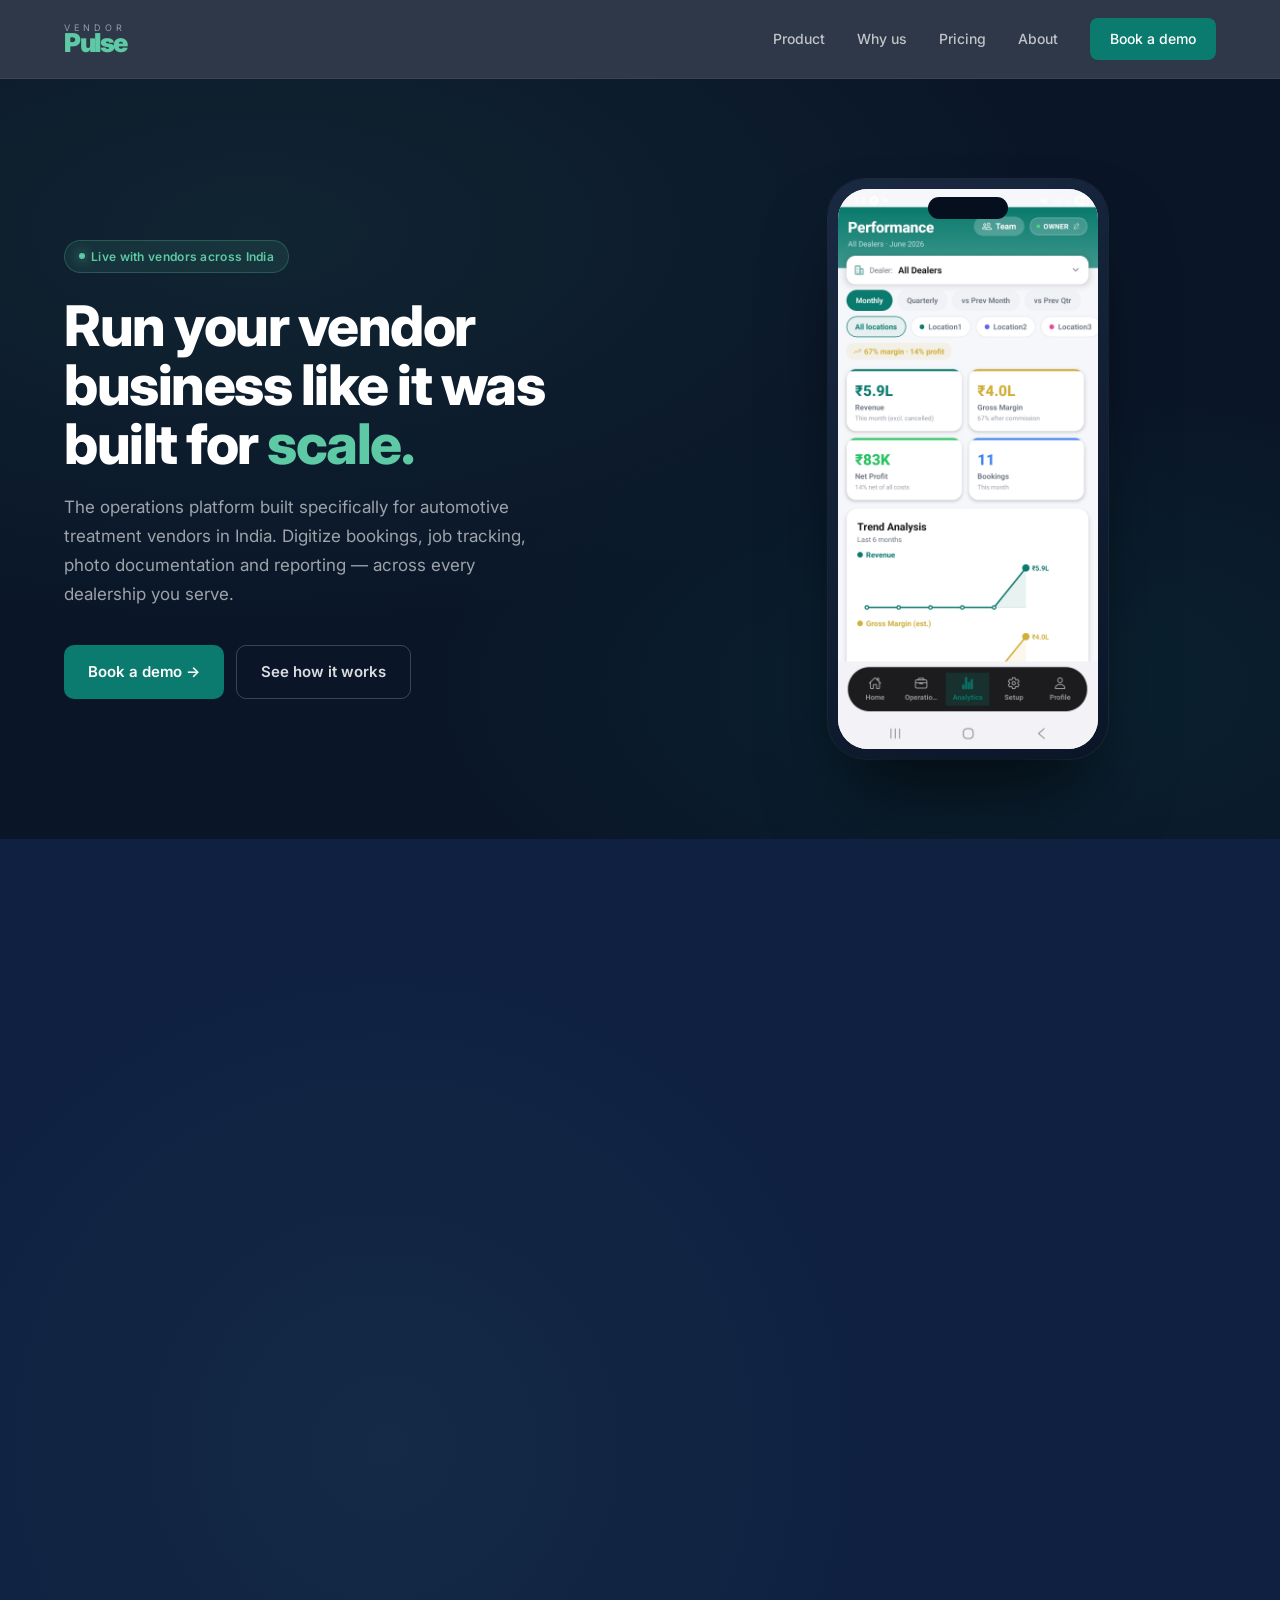
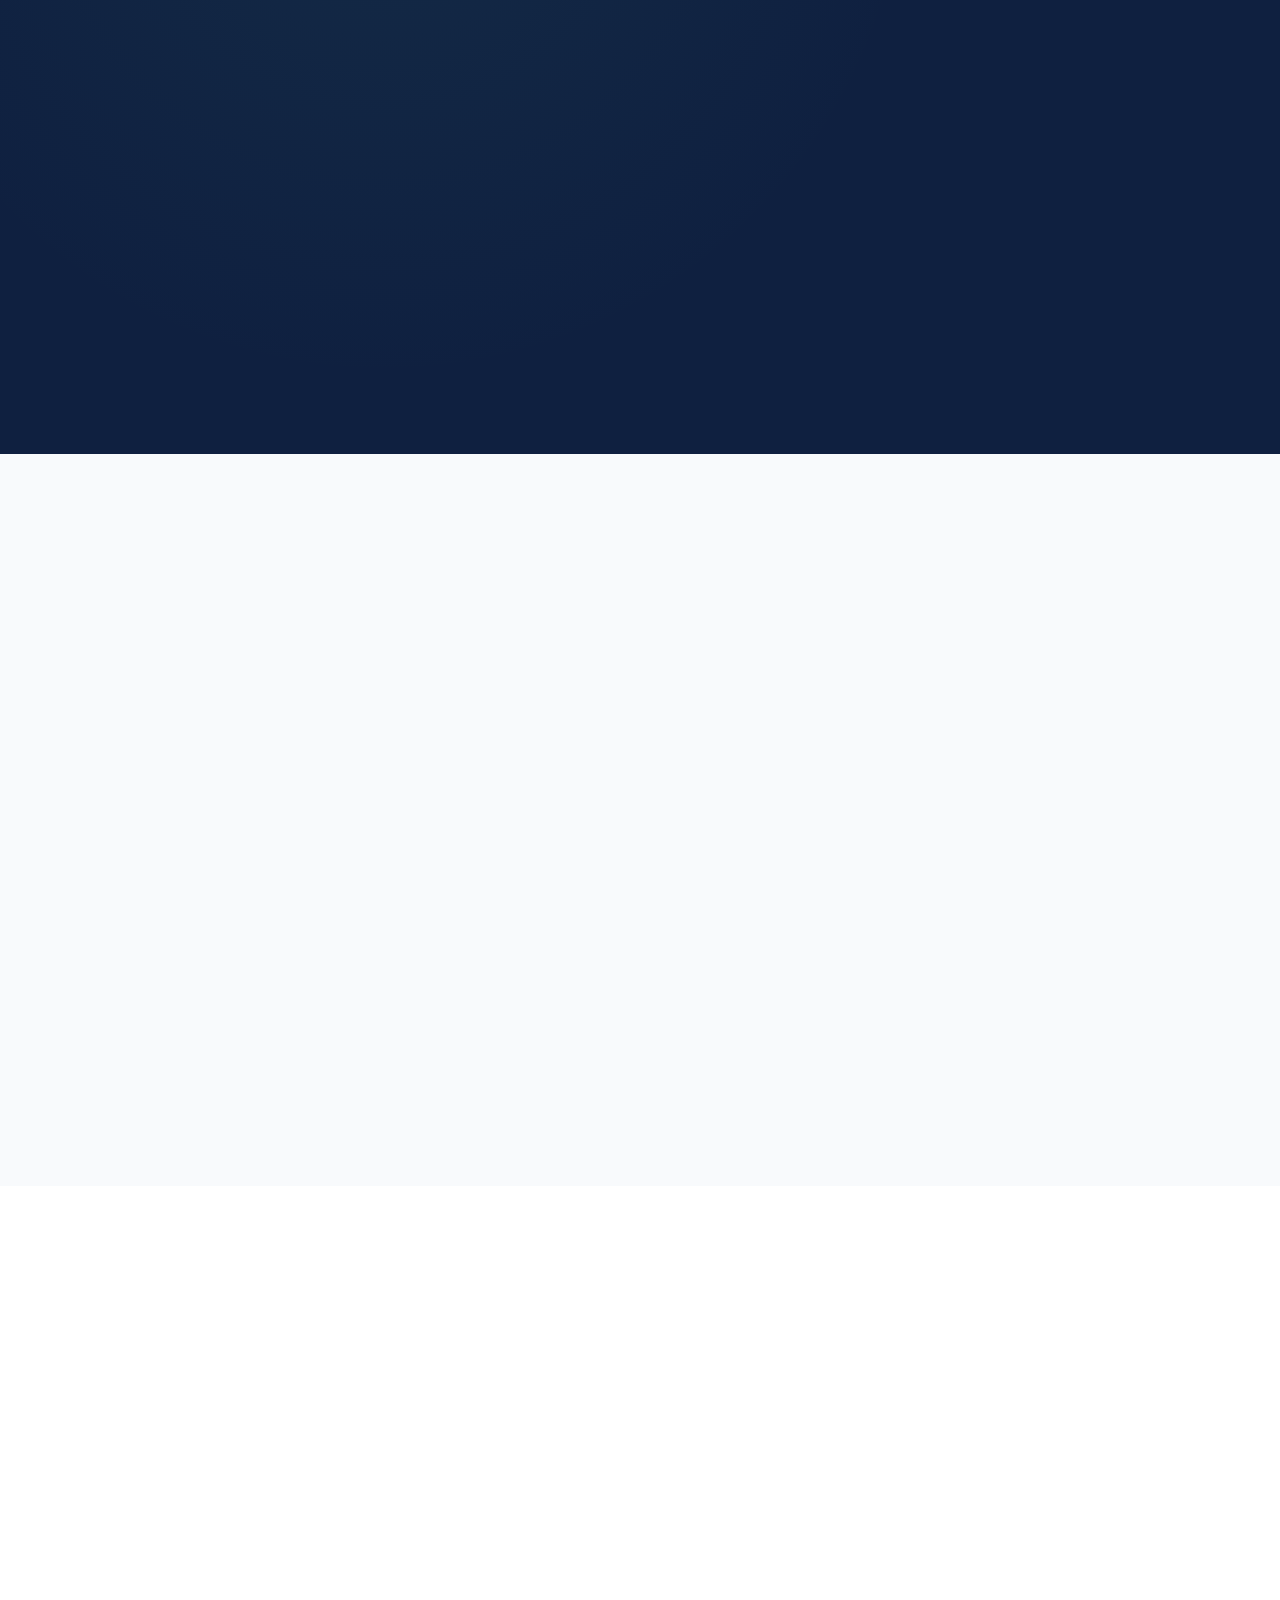
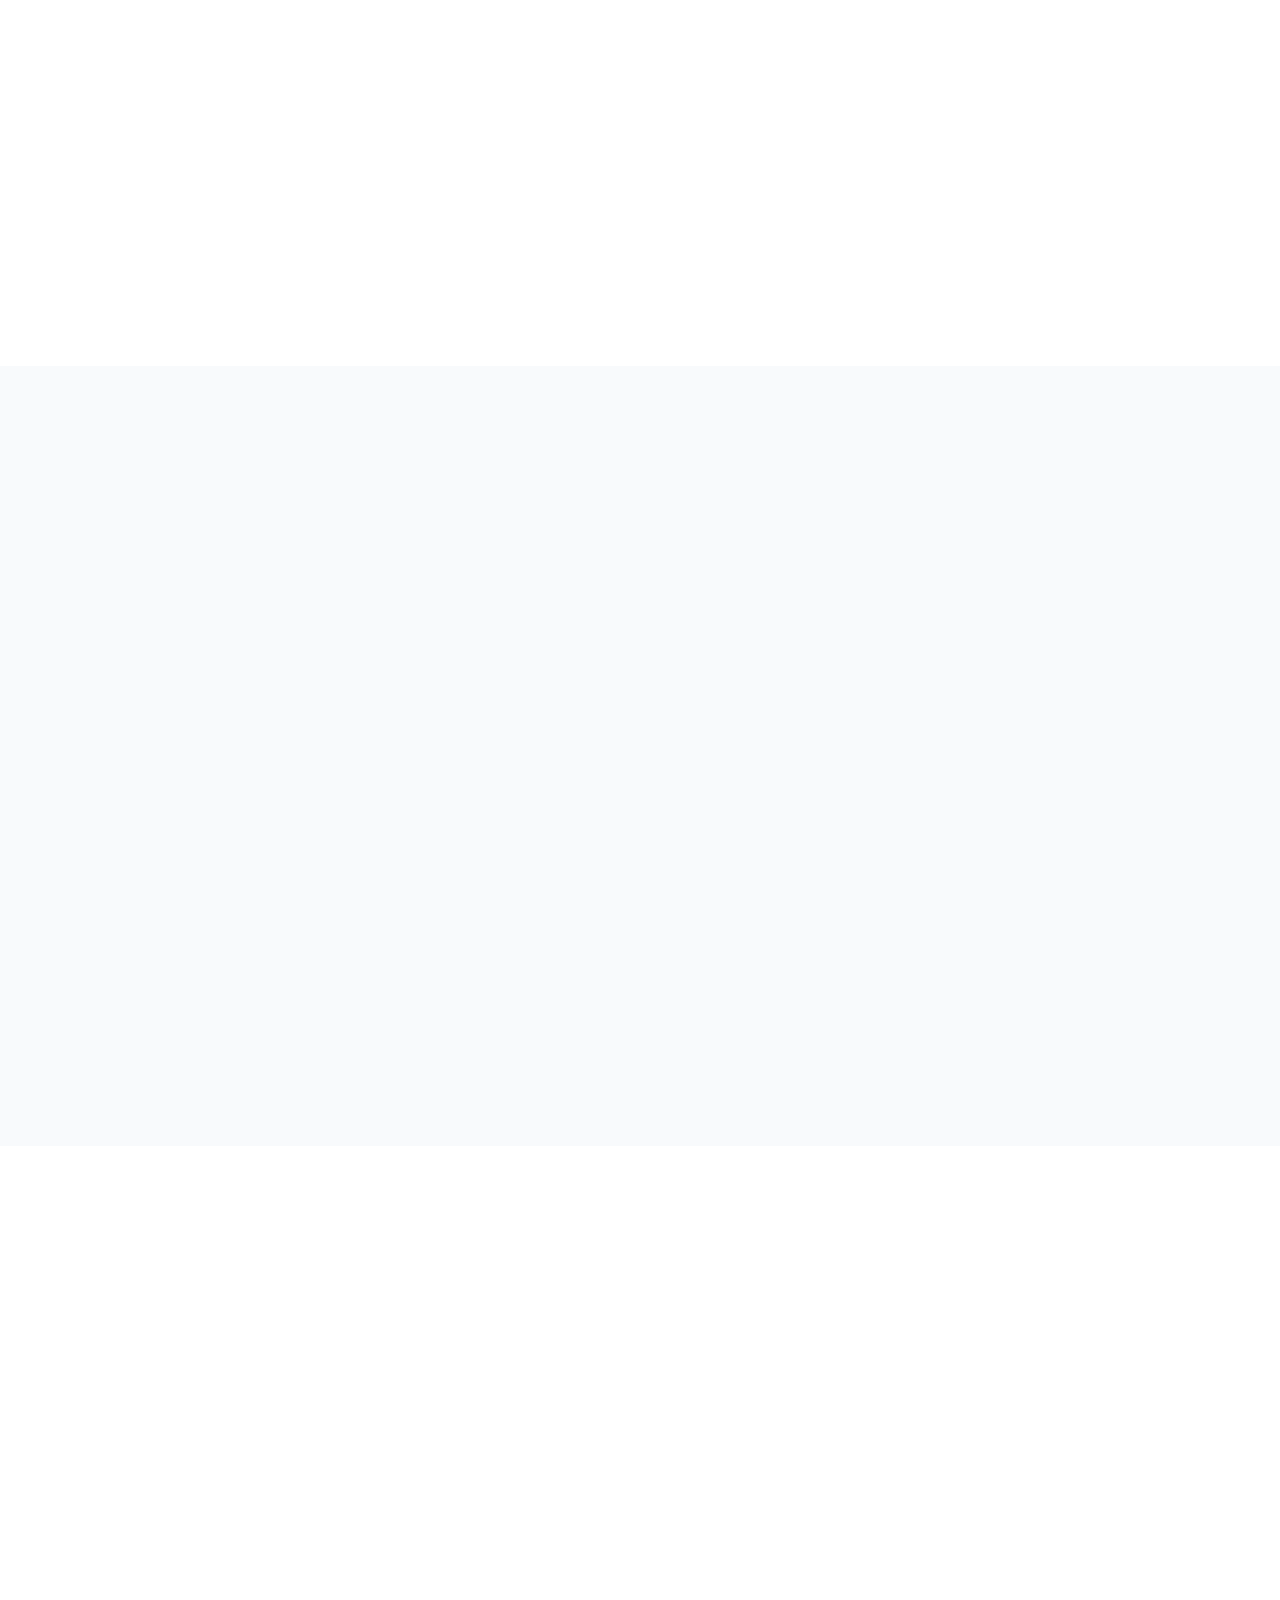
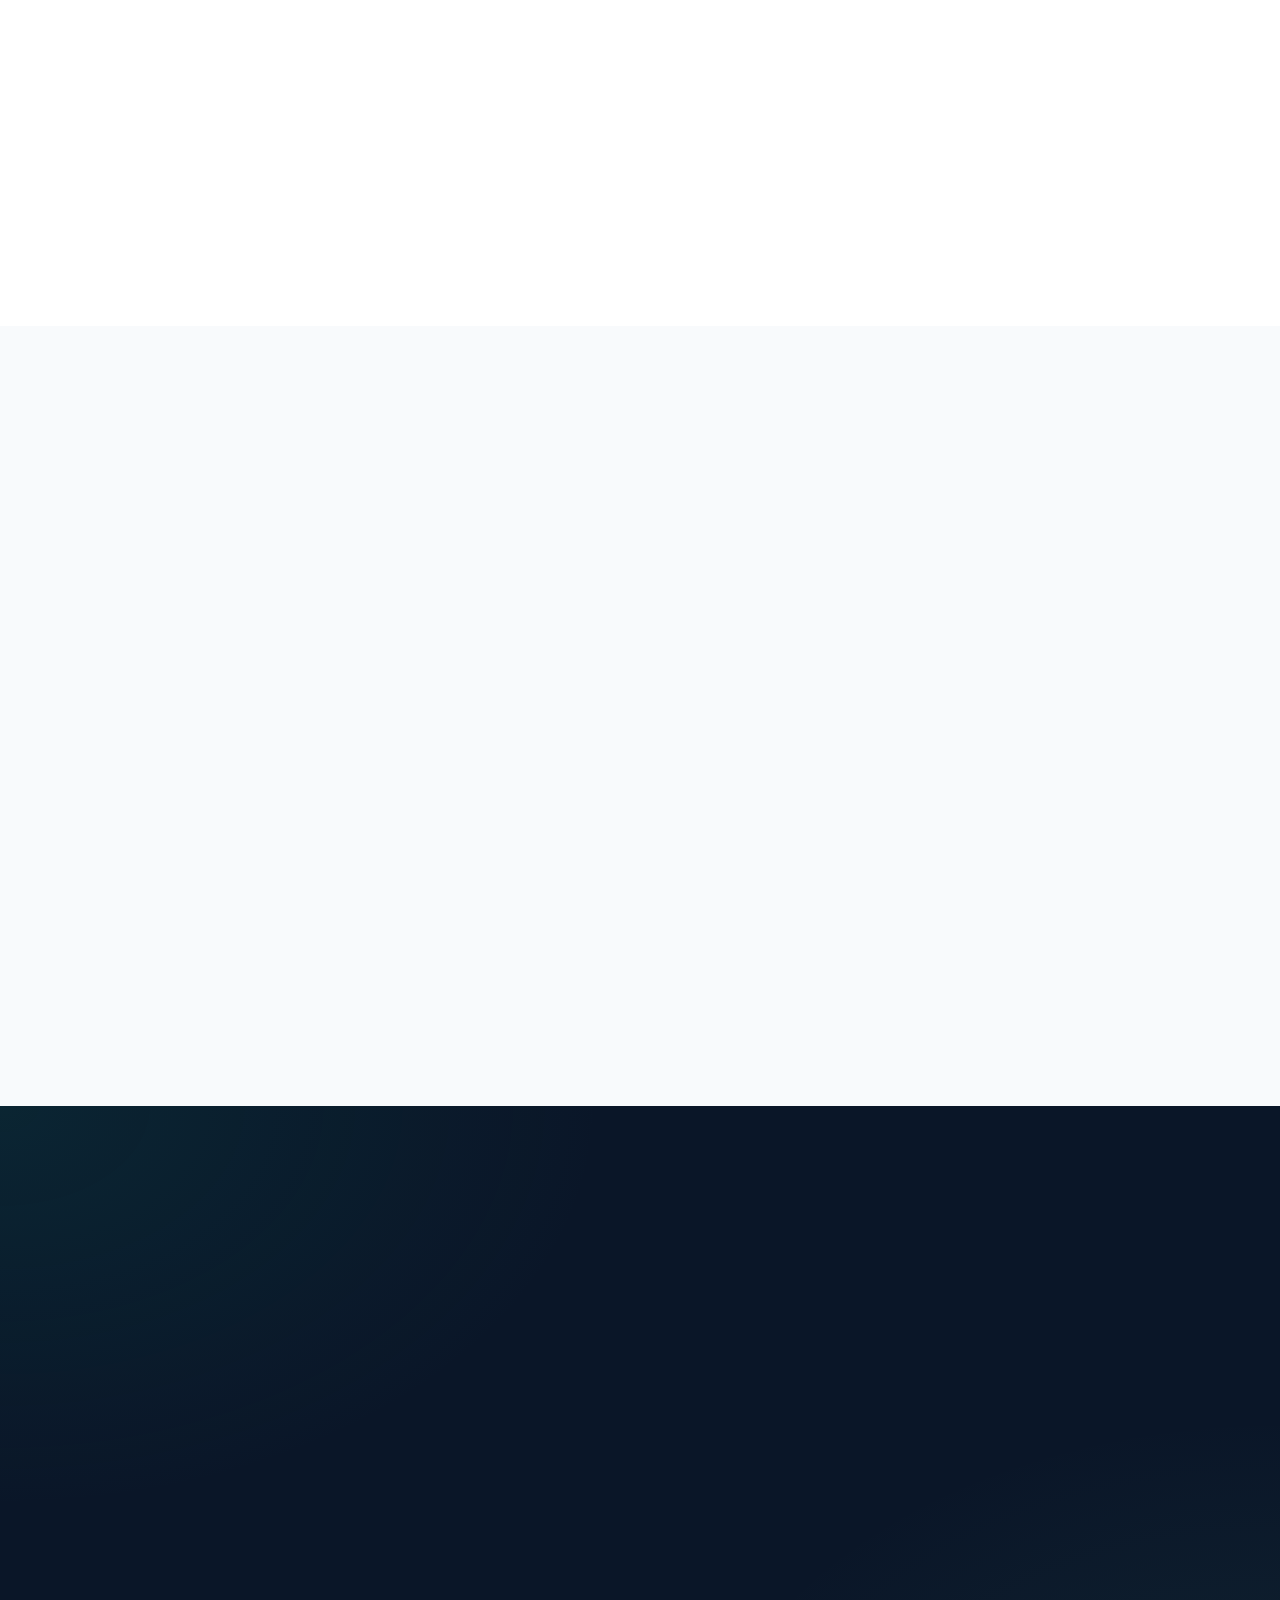
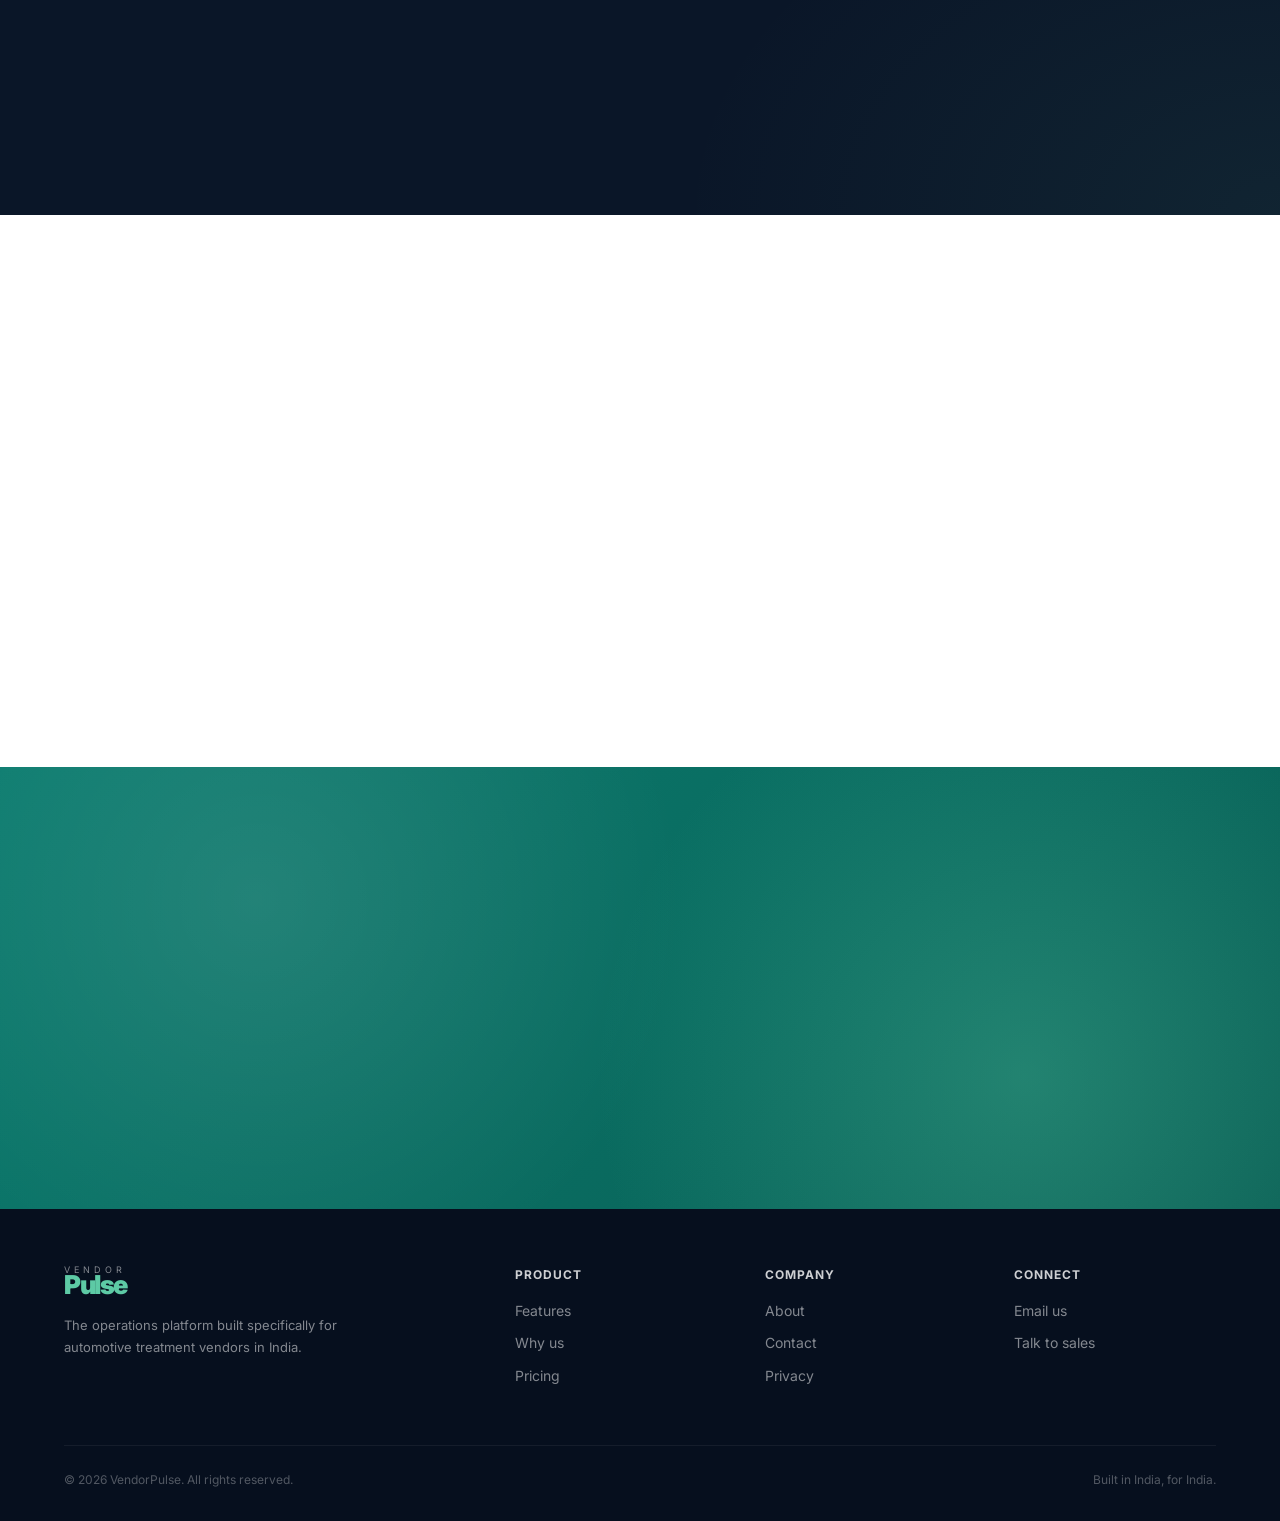
<file: index.html>
<!doctype html>
<html lang="en">
<head>
<meta charset="utf-8">
<meta name="viewport" content="width=device-width, initial-scale=1">
<title>VendorPulse — Operations platform for India's car treatment vendors</title>
<meta name="description" content="VendorPulse digitizes bookings, job tracking, photo documentation and analytics for automotive treatment vendors across India.">
<meta property="og:title" content="VendorPulse — Run your vendor business like it was built for scale">
<meta property="og:description" content="The operations platform built specifically for automotive treatment vendors in India.">
<meta property="og:type" content="website">
<meta property="og:url" content="https://vendorpulse.in">
<link rel="preconnect" href="https://fonts.googleapis.com">
<link rel="preconnect" href="https://fonts.gstatic.com" crossorigin>
<link href="https://fonts.googleapis.com/css2?family=Inter:wght@400;500;600;700;800;900&display=swap" rel="stylesheet">
<link rel="stylesheet" href="https://cdn.jsdelivr.net/npm/aos@2.3.4/dist/aos.css">
<link rel="stylesheet" href="assets/css/styles.css">
<link rel="icon" type="image/svg+xml" href="assets/img/favicon.svg">
</head>
<body>

<nav class="nav">
  <div class="nav-inner">
    <a href="/" class="brand">
      <span class="brand-vendor">VENDOR</span>
      <span class="brand-pulse">Pulse</span>
    </a>
    <button class="nav-toggle" aria-label="Menu">☰</button>
    <div class="nav-links">
      <a href="product.html">Product</a>
      <a href="why.html">Why us</a>
      <a href="pricing.html">Pricing</a>
      <a href="about.html">About</a>
      <a href="contact.html" class="nav-cta">Book a demo</a>
    </div>
  </div>
</nav>

<section class="hero">
  <div class="container">
    <div class="hero-grid">
      <div class="hero-text" data-aos="fade-right">
        <div class="hero-badge">
          <span class="dot"></span>
          Live with vendors across India
        </div>
        <h1>Run your vendor<br>business like it was<br>built for <span class="accent">scale.</span></h1>
        <p class="hero-sub">The operations platform built specifically for automotive treatment vendors in India. Digitize bookings, job tracking, photo documentation and reporting — across every dealership you serve.</p>
        <div class="hero-cta">
          <a href="contact.html" class="btn btn-primary">Book a demo →</a>
          <a href="product.html" class="btn btn-ghost">See how it works</a>
        </div>
      </div>
      <div class="hero-visual" data-aos="fade-left" data-aos-delay="200">
        <div class="hero-phone">
          <div class="hero-phone-glow"></div>
          <div class="hero-phone-screen">
            <img src="assets/img/screenshots/owner-analytics.jpeg" alt="VendorPulse owner analytics dashboard">
          </div>
        </div>
      </div>
    </div>
  </div>
</section>

<section class="map-section">
  <div class="container">
    <div class="map-header" data-aos="fade-up">
      <span class="section-tag">National scale</span>
      <h2>Built for India's<br>₹3,200 crore industry.</h2>
      <p>India's car detailing market is growing 6.4% year on year — and 70% of vendors still run their operations on WhatsApp and Excel. We're changing that, one city at a time.</p>
    </div>

    <div class="map-wrap" data-aos="zoom-in" data-aos-delay="200">
      <svg class="india-map" viewBox="0 0 400 500" xmlns="http://www.w3.org/2000/svg" role="img" aria-label="Map of India"><line x1="172.3" y1="330.8" x2="134.2" y2="359.4" stroke="rgba(93,202,165,0.08)" stroke-width="0.6"/><line x1="260.1" y1="197.6" x2="251.2" y2="233.6" stroke="rgba(93,202,165,0.09)" stroke-width="0.6"/><line x1="197.7" y1="287.0" x2="174.2" y2="304.7" stroke="rgba(93,202,165,0.13)" stroke-width="0.6"/><line x1="88.0" y1="316.5" x2="119.9" y2="306.6" stroke="rgba(93,202,165,0.11)" stroke-width="0.6"/><line x1="172.3" y1="330.8" x2="145.9" y2="313.3" stroke="rgba(93,202,165,0.12)" stroke-width="0.6"/><line x1="134.2" y1="359.4" x2="134.5" y2="385.7" stroke="rgba(93,202,165,0.15)" stroke-width="0.6"/><line x1="162.5" y1="144.6" x2="177.1" y2="158.2" stroke="rgba(93,202,165,0.18)" stroke-width="0.6"/><line x1="50.9" y1="246.7" x2="70.7" y2="221.0" stroke="rgba(93,202,165,0.12)" stroke-width="0.6"/><line x1="138.3" y1="166.7" x2="166.5" y2="190.9" stroke="rgba(93,202,165,0.09)" stroke-width="0.6"/><line x1="107.6" y1="282.0" x2="144.4" y2="283.4" stroke="rgba(93,202,165,0.10)" stroke-width="0.6"/><line x1="329.2" y1="148.5" x2="333.0" y2="168.3" stroke="rgba(93,202,165,0.18)" stroke-width="0.6"/><line x1="174.0" y1="249.8" x2="166.0" y2="282.8" stroke="rgba(93,202,165,0.11)" stroke-width="0.6"/><line x1="119.4" y1="231.0" x2="92.3" y2="256.9" stroke="rgba(93,202,165,0.09)" stroke-width="0.6"/><line x1="91.2" y1="146.9" x2="62.4" y2="178.4" stroke="rgba(93,202,165,0.08)" stroke-width="0.6"/><line x1="144.4" y1="283.4" x2="166.0" y2="282.8" stroke="rgba(93,202,165,0.17)" stroke-width="0.6"/><line x1="251.2" y1="233.6" x2="220.6" y2="255.8" stroke="rgba(93,202,165,0.09)" stroke-width="0.6"/><line x1="61.8" y1="206.2" x2="90.4" y2="203.4" stroke="rgba(93,202,165,0.14)" stroke-width="0.6"/><line x1="194.1" y1="231.3" x2="220.6" y2="255.8" stroke="rgba(93,202,165,0.10)" stroke-width="0.6"/><line x1="189.2" y1="177.7" x2="189.2" y2="194.9" stroke="rgba(93,202,165,0.19)" stroke-width="0.6"/><line x1="174.2" y1="304.7" x2="172.3" y2="330.8" stroke="rgba(93,202,165,0.15)" stroke-width="0.6"/><line x1="166.5" y1="190.9" x2="144.8" y2="226.1" stroke="rgba(93,202,165,0.08)" stroke-width="0.6"/><line x1="329.2" y1="148.5" x2="366.6" y2="136.8" stroke="rgba(93,202,165,0.08)" stroke-width="0.6"/><line x1="251.2" y1="233.6" x2="271.2" y2="228.4" stroke="rgba(93,202,165,0.18)" stroke-width="0.6"/><line x1="116.9" y1="391.1" x2="132.9" y2="446.7" stroke="rgba(93,202,165,0.08)" stroke-width="0.6"/><line x1="119.4" y1="231.0" x2="139.7" y2="260.4" stroke="rgba(93,202,165,0.10)" stroke-width="0.6"/><line x1="106.2" y1="164.1" x2="90.4" y2="203.4" stroke="rgba(93,202,165,0.08)" stroke-width="0.6"/><line x1="91.2" y1="146.9" x2="106.2" y2="164.1" stroke="rgba(93,202,165,0.17)" stroke-width="0.6"/><line x1="166.0" y1="282.8" x2="197.7" y2="287.0" stroke="rgba(93,202,165,0.12)" stroke-width="0.6"/><line x1="119.4" y1="231.0" x2="70.7" y2="221.0" stroke="rgba(93,202,165,0.08)" stroke-width="0.6"/><line x1="166.0" y1="282.8" x2="145.9" y2="313.3" stroke="rgba(93,202,165,0.10)" stroke-width="0.6"/><line x1="192.8" y1="251.1" x2="220.6" y2="255.8" stroke="rgba(93,202,165,0.14)" stroke-width="0.6"/><line x1="163.7" y1="231.1" x2="139.7" y2="260.4" stroke="rgba(93,202,165,0.09)" stroke-width="0.6"/><line x1="113.0" y1="335.9" x2="135.9" y2="335.6" stroke="rgba(93,202,165,0.17)" stroke-width="0.6"/><line x1="189.2" y1="194.9" x2="163.7" y2="231.1" stroke="rgba(93,202,165,0.08)" stroke-width="0.6"/><line x1="107.6" y1="282.0" x2="119.9" y2="306.6" stroke="rgba(93,202,165,0.14)" stroke-width="0.6"/><line x1="174.2" y1="304.7" x2="145.9" y2="313.3" stroke="rgba(93,202,165,0.13)" stroke-width="0.6"/><line x1="189.2" y1="177.7" x2="177.1" y2="158.2" stroke="rgba(93,202,165,0.17)" stroke-width="0.6"/><line x1="139.7" y1="260.4" x2="144.4" y2="283.4" stroke="rgba(93,202,165,0.16)" stroke-width="0.6"/><line x1="314.6" y1="173.6" x2="333.0" y2="168.3" stroke="rgba(93,202,165,0.18)" stroke-width="0.6"/><line x1="118.8" y1="147.2" x2="138.3" y2="166.7" stroke="rgba(93,202,165,0.14)" stroke-width="0.6"/><line x1="220.9" y1="201.5" x2="194.1" y2="231.3" stroke="rgba(93,202,165,0.08)" stroke-width="0.6"/><line x1="190.7" y1="309.5" x2="172.3" y2="330.8" stroke="rgba(93,202,165,0.14)" stroke-width="0.6"/><line x1="314.6" y1="173.6" x2="332.3" y2="194.1" stroke="rgba(93,202,165,0.14)" stroke-width="0.6"/><line x1="119.9" y1="306.6" x2="87.1" y2="294.8" stroke="rgba(93,202,165,0.11)" stroke-width="0.6"/><line x1="88.0" y1="316.5" x2="113.9" y2="369.7" stroke="rgba(93,202,165,0.08)" stroke-width="0.6"/><line x1="84.2" y1="170.2" x2="106.2" y2="164.1" stroke="rgba(93,202,165,0.17)" stroke-width="0.6"/><line x1="166.5" y1="190.9" x2="189.2" y2="194.9" stroke="rgba(93,202,165,0.16)" stroke-width="0.6"/><line x1="133.4" y1="29.4" x2="143.7" y2="57.3" stroke="rgba(93,202,165,0.13)" stroke-width="0.6"/><line x1="113.0" y1="335.9" x2="113.9" y2="369.7" stroke="rgba(93,202,165,0.11)" stroke-width="0.6"/><line x1="135.9" y1="335.6" x2="172.3" y2="330.8" stroke="rgba(93,202,165,0.10)" stroke-width="0.6"/><line x1="105.7" y1="53.8" x2="115.9" y2="88.0" stroke="rgba(93,202,165,0.10)" stroke-width="0.6"/><line x1="106.2" y1="164.1" x2="138.3" y2="166.7" stroke="rgba(93,202,165,0.12)" stroke-width="0.6"/><line x1="90.4" y1="203.4" x2="119.4" y2="231.0" stroke="rgba(93,202,165,0.08)" stroke-width="0.6"/><line x1="133.9" y1="426.3" x2="134.5" y2="385.7" stroke="rgba(93,202,165,0.08)" stroke-width="0.6"/><line x1="260.1" y1="197.6" x2="232.3" y2="224.8" stroke="rgba(93,202,165,0.09)" stroke-width="0.6"/><line x1="113.9" y1="369.7" x2="134.2" y2="359.4" stroke="rgba(93,202,165,0.17)" stroke-width="0.6"/><line x1="90.4" y1="203.4" x2="70.7" y2="221.0" stroke="rgba(93,202,165,0.15)" stroke-width="0.6"/><line x1="174.2" y1="304.7" x2="190.7" y2="309.5" stroke="rgba(93,202,165,0.19)" stroke-width="0.6"/><line x1="117.9" y1="202.3" x2="144.8" y2="226.1" stroke="rgba(93,202,165,0.10)" stroke-width="0.6"/><line x1="192.8" y1="251.1" x2="197.7" y2="287.0" stroke="rgba(93,202,165,0.10)" stroke-width="0.6"/><line x1="138.3" y1="166.7" x2="136.4" y2="198.7" stroke="rgba(93,202,165,0.12)" stroke-width="0.6"/><line x1="189.2" y1="194.9" x2="220.9" y2="201.5" stroke="rgba(93,202,165,0.12)" stroke-width="0.6"/><line x1="329.2" y1="148.5" x2="314.6" y2="173.6" stroke="rgba(93,202,165,0.13)" stroke-width="0.6"/><line x1="135.9" y1="335.6" x2="134.2" y2="359.4" stroke="rgba(93,202,165,0.16)" stroke-width="0.6"/><line x1="135.9" y1="335.6" x2="145.9" y2="313.3" stroke="rgba(93,202,165,0.16)" stroke-width="0.6"/><line x1="90.4" y1="203.4" x2="117.9" y2="202.3" stroke="rgba(93,202,165,0.14)" stroke-width="0.6"/><line x1="366.6" y1="136.8" x2="333.0" y2="168.3" stroke="rgba(93,202,165,0.08)" stroke-width="0.6"/><line x1="119.9" y1="306.6" x2="113.0" y2="335.9" stroke="rgba(93,202,165,0.13)" stroke-width="0.6"/><line x1="220.9" y1="201.5" x2="260.1" y2="197.6" stroke="rgba(93,202,165,0.08)" stroke-width="0.6"/><line x1="92.3" y1="256.9" x2="74.7" y2="285.7" stroke="rgba(93,202,165,0.11)" stroke-width="0.6"/><line x1="194.1" y1="231.3" x2="192.8" y2="251.1" stroke="rgba(93,202,165,0.18)" stroke-width="0.6"/><line x1="166.5" y1="190.9" x2="177.1" y2="158.2" stroke="rgba(93,202,165,0.11)" stroke-width="0.6"/><line x1="115.9" y1="88.0" x2="145.9" y2="120.3" stroke="rgba(93,202,165,0.08)" stroke-width="0.6"/><line x1="162.5" y1="144.6" x2="129.7" y2="129.3" stroke="rgba(93,202,165,0.10)" stroke-width="0.6"/><line x1="117.9" y1="202.3" x2="136.4" y2="198.7" stroke="rgba(93,202,165,0.19)" stroke-width="0.6"/><line x1="172.3" y1="330.8" x2="207.0" y2="308.4" stroke="rgba(93,202,165,0.08)" stroke-width="0.6"/><line x1="232.3" y1="224.8" x2="220.6" y2="255.8" stroke="rgba(93,202,165,0.11)" stroke-width="0.6"/><line x1="116.9" y1="391.1" x2="133.9" y2="426.3" stroke="rgba(93,202,165,0.08)" stroke-width="0.6"/><line x1="62.4" y1="178.4" x2="61.8" y2="206.2" stroke="rgba(93,202,165,0.14)" stroke-width="0.6"/><line x1="119.4" y1="231.0" x2="113.2" y2="261.4" stroke="rgba(93,202,165,0.12)" stroke-width="0.6"/><line x1="194.1" y1="231.3" x2="232.3" y2="224.8" stroke="rgba(93,202,165,0.09)" stroke-width="0.6"/><line x1="190.7" y1="309.5" x2="207.0" y2="308.4" stroke="rgba(93,202,165,0.20)" stroke-width="0.6"/><line x1="113.6" y1="120.6" x2="91.2" y2="146.9" stroke="rgba(93,202,165,0.11)" stroke-width="0.6"/><line x1="136.4" y1="198.7" x2="166.5" y2="190.9" stroke="rgba(93,202,165,0.12)" stroke-width="0.6"/><line x1="84.2" y1="170.2" x2="90.4" y2="203.4" stroke="rgba(93,202,165,0.11)" stroke-width="0.6"/><line x1="232.3" y1="224.8" x2="251.2" y2="233.6" stroke="rgba(93,202,165,0.18)" stroke-width="0.6"/><line x1="119.4" y1="231.0" x2="144.8" y2="226.1" stroke="rgba(93,202,165,0.15)" stroke-width="0.6"/><line x1="133.9" y1="426.3" x2="132.9" y2="446.7" stroke="rgba(93,202,165,0.18)" stroke-width="0.6"/><line x1="144.8" y1="226.1" x2="139.7" y2="260.4" stroke="rgba(93,202,165,0.11)" stroke-width="0.6"/><line x1="119.9" y1="306.6" x2="145.9" y2="313.3" stroke="rgba(93,202,165,0.15)" stroke-width="0.6"/><line x1="138.3" y1="166.7" x2="177.1" y2="158.2" stroke="rgba(93,202,165,0.08)" stroke-width="0.6"/><line x1="113.9" y1="369.7" x2="134.5" y2="385.7" stroke="rgba(93,202,165,0.15)" stroke-width="0.6"/><line x1="113.2" y1="261.4" x2="144.4" y2="283.4" stroke="rgba(93,202,165,0.09)" stroke-width="0.6"/><line x1="163.7" y1="231.1" x2="174.0" y2="249.8" stroke="rgba(93,202,165,0.17)" stroke-width="0.6"/><line x1="189.2" y1="194.9" x2="194.1" y2="231.3" stroke="rgba(93,202,165,0.10)" stroke-width="0.6"/><line x1="88.0" y1="316.5" x2="87.1" y2="294.8" stroke="rgba(93,202,165,0.17)" stroke-width="0.6"/><line x1="105.7" y1="53.8" x2="143.7" y2="57.3" stroke="rgba(93,202,165,0.09)" stroke-width="0.6"/><line x1="144.8" y1="226.1" x2="163.7" y2="231.1" stroke="rgba(93,202,165,0.18)" stroke-width="0.6"/><line x1="139.7" y1="260.4" x2="166.0" y2="282.8" stroke="rgba(93,202,165,0.11)" stroke-width="0.6"/><line x1="116.9" y1="391.1" x2="134.5" y2="385.7" stroke="rgba(93,202,165,0.19)" stroke-width="0.6"/><line x1="92.3" y1="256.9" x2="70.7" y2="221.0" stroke="rgba(93,202,165,0.08)" stroke-width="0.6"/><line x1="189.2" y1="177.7" x2="166.5" y2="190.9" stroke="rgba(93,202,165,0.15)" stroke-width="0.6"/><line x1="113.6" y1="120.6" x2="129.7" y2="129.3" stroke="rgba(93,202,165,0.19)" stroke-width="0.6"/><line x1="197.7" y1="287.0" x2="190.7" y2="309.5" stroke="rgba(93,202,165,0.16)" stroke-width="0.6"/><line x1="163.7" y1="231.1" x2="194.1" y2="231.3" stroke="rgba(93,202,165,0.13)" stroke-width="0.6"/><line x1="134.2" y1="359.4" x2="168.5" y2="383.9" stroke="rgba(93,202,165,0.08)" stroke-width="0.6"/><line x1="192.8" y1="251.1" x2="166.0" y2="282.8" stroke="rgba(93,202,165,0.08)" stroke-width="0.6"/><line x1="197.7" y1="287.0" x2="207.0" y2="308.4" stroke="rgba(93,202,165,0.16)" stroke-width="0.6"/><line x1="220.6" y1="255.8" x2="197.7" y2="287.0" stroke="rgba(93,202,165,0.09)" stroke-width="0.6"/><line x1="260.1" y1="197.6" x2="271.2" y2="228.4" stroke="rgba(93,202,165,0.12)" stroke-width="0.6"/><line x1="143.7" y1="57.3" x2="115.9" y2="88.0" stroke="rgba(93,202,165,0.08)" stroke-width="0.6"/><line x1="61.8" y1="206.2" x2="70.7" y2="221.0" stroke="rgba(93,202,165,0.19)" stroke-width="0.6"/><line x1="133.9" y1="426.3" x2="168.5" y2="383.9" stroke="rgba(93,202,165,0.08)" stroke-width="0.6"/><line x1="194.1" y1="231.3" x2="174.0" y2="249.8" stroke="rgba(93,202,165,0.14)" stroke-width="0.6"/><line x1="91.2" y1="146.9" x2="84.2" y2="170.2" stroke="rgba(93,202,165,0.16)" stroke-width="0.6"/><line x1="189.2" y1="177.7" x2="220.9" y2="201.5" stroke="rgba(93,202,165,0.08)" stroke-width="0.6"/><line x1="134.5" y1="385.7" x2="168.5" y2="383.9" stroke="rgba(93,202,165,0.11)" stroke-width="0.6"/><line x1="115.9" y1="88.0" x2="113.6" y2="120.6" stroke="rgba(93,202,165,0.12)" stroke-width="0.6"/><line x1="113.9" y1="369.7" x2="116.9" y2="391.1" stroke="rgba(93,202,165,0.17)" stroke-width="0.6"/><line x1="145.9" y1="120.3" x2="129.7" y2="129.3" stroke="rgba(93,202,165,0.19)" stroke-width="0.6"/><line x1="113.2" y1="261.4" x2="139.7" y2="260.4" stroke="rgba(93,202,165,0.15)" stroke-width="0.6"/><line x1="88.0" y1="316.5" x2="113.0" y2="335.9" stroke="rgba(93,202,165,0.12)" stroke-width="0.6"/><line x1="136.4" y1="198.7" x2="144.8" y2="226.1" stroke="rgba(93,202,165,0.14)" stroke-width="0.6"/><line x1="144.4" y1="283.4" x2="145.9" y2="313.3" stroke="rgba(93,202,165,0.13)" stroke-width="0.6"/><line x1="88.0" y1="316.5" x2="74.7" y2="285.7" stroke="rgba(93,202,165,0.11)" stroke-width="0.6"/><line x1="166.5" y1="190.9" x2="163.7" y2="231.1" stroke="rgba(93,202,165,0.08)" stroke-width="0.6"/><line x1="92.3" y1="256.9" x2="107.6" y2="282.0" stroke="rgba(93,202,165,0.13)" stroke-width="0.6"/><line x1="118.8" y1="147.2" x2="129.7" y2="129.3" stroke="rgba(93,202,165,0.18)" stroke-width="0.6"/><line x1="139.7" y1="260.4" x2="174.0" y2="249.8" stroke="rgba(93,202,165,0.10)" stroke-width="0.6"/><line x1="119.9" y1="306.6" x2="135.9" y2="335.6" stroke="rgba(93,202,165,0.11)" stroke-width="0.6"/><line x1="107.6" y1="282.0" x2="87.1" y2="294.8" stroke="rgba(93,202,165,0.16)" stroke-width="0.6"/><line x1="106.2" y1="164.1" x2="117.9" y2="202.3" stroke="rgba(93,202,165,0.08)" stroke-width="0.6"/><line x1="118.8" y1="147.2" x2="106.2" y2="164.1" stroke="rgba(93,202,165,0.17)" stroke-width="0.6"/><line x1="144.4" y1="283.4" x2="119.9" y2="306.6" stroke="rgba(93,202,165,0.11)" stroke-width="0.6"/><line x1="113.6" y1="120.6" x2="145.9" y2="120.3" stroke="rgba(93,202,165,0.12)" stroke-width="0.6"/><line x1="133.4" y1="29.4" x2="105.7" y2="53.8" stroke="rgba(93,202,165,0.10)" stroke-width="0.6"/><line x1="162.5" y1="144.6" x2="138.3" y2="166.7" stroke="rgba(93,202,165,0.12)" stroke-width="0.6"/><line x1="333.0" y1="168.3" x2="332.3" y2="194.1" stroke="rgba(93,202,165,0.15)" stroke-width="0.6"/><line x1="74.7" y1="285.7" x2="87.1" y2="294.8" stroke="rgba(93,202,165,0.20)" stroke-width="0.6"/><line x1="62.4" y1="178.4" x2="90.4" y2="203.4" stroke="rgba(93,202,165,0.09)" stroke-width="0.6"/><line x1="174.0" y1="249.8" x2="192.8" y2="251.1" stroke="rgba(93,202,165,0.19)" stroke-width="0.6"/><line x1="220.6" y1="255.8" x2="207.0" y2="308.4" stroke="rgba(93,202,165,0.08)" stroke-width="0.6"/><line x1="91.2" y1="146.9" x2="118.8" y2="147.2" stroke="rgba(93,202,165,0.14)" stroke-width="0.6"/><line x1="220.9" y1="201.5" x2="232.3" y2="224.8" stroke="rgba(93,202,165,0.15)" stroke-width="0.6"/><line x1="166.0" y1="282.8" x2="174.2" y2="304.7" stroke="rgba(93,202,165,0.16)" stroke-width="0.6"/><line x1="113.6" y1="120.6" x2="118.8" y2="147.2" stroke="rgba(93,202,165,0.14)" stroke-width="0.6"/><line x1="113.2" y1="261.4" x2="107.6" y2="282.0" stroke="rgba(93,202,165,0.17)" stroke-width="0.6"/><line x1="61.8" y1="206.2" x2="50.9" y2="246.7" stroke="rgba(93,202,165,0.08)" stroke-width="0.6"/><line x1="145.9" y1="120.3" x2="162.5" y2="144.6" stroke="rgba(93,202,165,0.13)" stroke-width="0.6"/><line x1="117.9" y1="202.3" x2="119.4" y2="231.0" stroke="rgba(93,202,165,0.14)" stroke-width="0.6"/><line x1="138.3" y1="166.7" x2="117.9" y2="202.3" stroke="rgba(93,202,165,0.08)" stroke-width="0.6"/><line x1="113.0" y1="335.9" x2="134.2" y2="359.4" stroke="rgba(93,202,165,0.12)" stroke-width="0.6"/><line x1="92.3" y1="256.9" x2="113.2" y2="261.4" stroke="rgba(93,202,165,0.17)" stroke-width="0.6"/><line x1="62.4" y1="178.4" x2="84.2" y2="170.2" stroke="rgba(93,202,165,0.16)" stroke-width="0.6"/><line x1="107.6" y1="282.0" x2="74.7" y2="285.7" stroke="rgba(93,202,165,0.11)" stroke-width="0.6"/><line x1="138.3" y1="166.7" x2="129.7" y2="129.3" stroke="rgba(93,202,165,0.09)" stroke-width="0.6"/><circle cx="133.4" cy="29.4" r="1.4" fill="rgba(93,202,165,0.6)"/><circle cx="105.7" cy="53.8" r="1.4" fill="rgba(93,202,165,0.6)"/><circle cx="143.7" cy="57.3" r="1.4" fill="rgba(93,202,165,0.6)"/><circle cx="115.9" cy="88.0" r="1.4" fill="rgba(93,202,165,0.6)"/><circle cx="113.6" cy="120.6" r="1.4" fill="rgba(93,202,165,0.6)"/><circle cx="145.9" cy="120.3" r="1.4" fill="rgba(93,202,165,0.6)"/><circle cx="91.2" cy="146.9" r="1.4" fill="rgba(93,202,165,0.6)"/><circle cx="118.8" cy="147.2" r="1.4" fill="rgba(93,202,165,0.6)"/><circle cx="162.5" cy="144.6" r="1.4" fill="rgba(93,202,165,0.6)"/><circle cx="329.2" cy="148.5" r="1.4" fill="rgba(93,202,165,0.6)"/><circle cx="366.6" cy="136.8" r="1.4" fill="rgba(93,202,165,0.6)"/><circle cx="62.4" cy="178.4" r="1.4" fill="rgba(93,202,165,0.6)"/><circle cx="84.2" cy="170.2" r="1.4" fill="rgba(93,202,165,0.6)"/><circle cx="106.2" cy="164.1" r="1.4" fill="rgba(93,202,165,0.6)"/><circle cx="138.3" cy="166.7" r="1.4" fill="rgba(93,202,165,0.6)"/><circle cx="189.2" cy="177.7" r="1.4" fill="rgba(93,202,165,0.6)"/><circle cx="314.6" cy="173.6" r="1.4" fill="rgba(93,202,165,0.6)"/><circle cx="333.0" cy="168.3" r="1.4" fill="rgba(93,202,165,0.6)"/><circle cx="61.8" cy="206.2" r="1.4" fill="rgba(93,202,165,0.6)"/><circle cx="90.4" cy="203.4" r="1.4" fill="rgba(93,202,165,0.6)"/><circle cx="117.9" cy="202.3" r="1.4" fill="rgba(93,202,165,0.6)"/><circle cx="136.4" cy="198.7" r="1.4" fill="rgba(93,202,165,0.6)"/><circle cx="166.5" cy="190.9" r="1.4" fill="rgba(93,202,165,0.6)"/><circle cx="189.2" cy="194.9" r="1.4" fill="rgba(93,202,165,0.6)"/><circle cx="220.9" cy="201.5" r="1.4" fill="rgba(93,202,165,0.6)"/><circle cx="260.1" cy="197.6" r="1.4" fill="rgba(93,202,165,0.6)"/><circle cx="332.3" cy="194.1" r="1.4" fill="rgba(93,202,165,0.6)"/><circle cx="119.4" cy="231.0" r="1.4" fill="rgba(93,202,165,0.6)"/><circle cx="144.8" cy="226.1" r="1.4" fill="rgba(93,202,165,0.6)"/><circle cx="163.7" cy="231.1" r="1.4" fill="rgba(93,202,165,0.6)"/><circle cx="194.1" cy="231.3" r="1.4" fill="rgba(93,202,165,0.6)"/><circle cx="232.3" cy="224.8" r="1.4" fill="rgba(93,202,165,0.6)"/><circle cx="251.2" cy="233.6" r="1.4" fill="rgba(93,202,165,0.6)"/><circle cx="50.9" cy="246.7" r="1.4" fill="rgba(93,202,165,0.6)"/><circle cx="92.3" cy="256.9" r="1.4" fill="rgba(93,202,165,0.6)"/><circle cx="113.2" cy="261.4" r="1.4" fill="rgba(93,202,165,0.6)"/><circle cx="139.7" cy="260.4" r="1.4" fill="rgba(93,202,165,0.6)"/><circle cx="174.0" cy="249.8" r="1.4" fill="rgba(93,202,165,0.6)"/><circle cx="192.8" cy="251.1" r="1.4" fill="rgba(93,202,165,0.6)"/><circle cx="220.6" cy="255.8" r="1.4" fill="rgba(93,202,165,0.6)"/><circle cx="107.6" cy="282.0" r="1.4" fill="rgba(93,202,165,0.6)"/><circle cx="144.4" cy="283.4" r="1.4" fill="rgba(93,202,165,0.6)"/><circle cx="166.0" cy="282.8" r="1.4" fill="rgba(93,202,165,0.6)"/><circle cx="197.7" cy="287.0" r="1.4" fill="rgba(93,202,165,0.6)"/><circle cx="88.0" cy="316.5" r="1.4" fill="rgba(93,202,165,0.6)"/><circle cx="119.9" cy="306.6" r="1.4" fill="rgba(93,202,165,0.6)"/><circle cx="174.2" cy="304.7" r="1.4" fill="rgba(93,202,165,0.6)"/><circle cx="190.7" cy="309.5" r="1.4" fill="rgba(93,202,165,0.6)"/><circle cx="113.0" cy="335.9" r="1.4" fill="rgba(93,202,165,0.6)"/><circle cx="135.9" cy="335.6" r="1.4" fill="rgba(93,202,165,0.6)"/><circle cx="172.3" cy="330.8" r="1.4" fill="rgba(93,202,165,0.6)"/><circle cx="113.9" cy="369.7" r="1.4" fill="rgba(93,202,165,0.6)"/><circle cx="134.2" cy="359.4" r="1.4" fill="rgba(93,202,165,0.6)"/><circle cx="116.9" cy="391.1" r="1.4" fill="rgba(93,202,165,0.6)"/><circle cx="133.9" cy="426.3" r="1.4" fill="rgba(93,202,165,0.6)"/><circle cx="132.9" cy="446.7" r="1.4" fill="rgba(93,202,165,0.6)"/><circle cx="14.8" cy="207.3" r="1.8" fill="rgba(93,202,165,0.9)"/><circle cx="20.1" cy="205.5" r="1.8" fill="rgba(93,202,165,0.9)"/><circle cx="21.9" cy="200.6" r="1.8" fill="rgba(93,202,165,0.9)"/><circle cx="26.9" cy="200.5" r="1.8" fill="rgba(93,202,165,0.9)"/><circle cx="32.5" cy="200.4" r="1.8" fill="rgba(93,202,165,0.9)"/><circle cx="37.3" cy="202.1" r="1.8" fill="rgba(93,202,165,0.9)"/><circle cx="41.8" cy="199.1" r="1.8" fill="rgba(93,202,165,0.9)"/><circle cx="46.5" cy="200.9" r="1.8" fill="rgba(93,202,165,0.9)"/><circle cx="50.6" cy="199.0" r="1.8" fill="rgba(93,202,165,0.9)"/><circle cx="50.8" cy="194.2" r="1.8" fill="rgba(93,202,165,0.9)"/><circle cx="49.2" cy="187.5" r="1.8" fill="rgba(93,202,165,0.9)"/><circle cx="47.0" cy="183.1" r="1.8" fill="rgba(93,202,165,0.9)"/><circle cx="46.4" cy="178.3" r="1.8" fill="rgba(93,202,165,0.9)"/><circle cx="41.5" cy="176.9" r="1.8" fill="rgba(93,202,165,0.9)"/><circle cx="39.1" cy="172.3" r="1.8" fill="rgba(93,202,165,0.9)"/><circle cx="40.0" cy="166.4" r="1.8" fill="rgba(93,202,165,0.9)"/><circle cx="37.0" cy="162.5" r="1.8" fill="rgba(93,202,165,0.9)"/><circle cx="31.8" cy="160.0" r="1.8" fill="rgba(93,202,165,0.9)"/><circle cx="32.2" cy="153.7" r="1.8" fill="rgba(93,202,165,0.9)"/><circle cx="36.8" cy="148.0" r="1.8" fill="rgba(93,202,165,0.9)"/><circle cx="39.9" cy="141.8" r="1.8" fill="rgba(93,202,165,0.9)"/><circle cx="44.3" cy="139.0" r="1.8" fill="rgba(93,202,165,0.9)"/><circle cx="46.9" cy="143.1" r="1.8" fill="rgba(93,202,165,0.9)"/><circle cx="53.1" cy="142.1" r="1.8" fill="rgba(93,202,165,0.9)"/><circle cx="57.7" cy="141.5" r="1.8" fill="rgba(93,202,165,0.9)"/><circle cx="62.1" cy="138.6" r="1.8" fill="rgba(93,202,165,0.9)"/><circle cx="65.1" cy="133.7" r="1.8" fill="rgba(93,202,165,0.9)"/><circle cx="67.2" cy="127.9" r="1.8" fill="rgba(93,202,165,0.9)"/><circle cx="71.4" cy="124.7" r="1.8" fill="rgba(93,202,165,0.9)"/><circle cx="75.5" cy="121.5" r="1.8" fill="rgba(93,202,165,0.9)"/><circle cx="77.8" cy="117.0" r="1.8" fill="rgba(93,202,165,0.9)"/><circle cx="80.2" cy="110.3" r="1.8" fill="rgba(93,202,165,0.9)"/><circle cx="84.5" cy="106.0" r="1.8" fill="rgba(93,202,165,0.9)"/><circle cx="88.0" cy="102.9" r="1.8" fill="rgba(93,202,165,0.9)"/><circle cx="89.0" cy="98.0" r="1.8" fill="rgba(93,202,165,0.9)"/><circle cx="91.6" cy="94.0" r="1.8" fill="rgba(93,202,165,0.9)"/><circle cx="95.4" cy="90.8" r="1.8" fill="rgba(93,202,165,0.9)"/><circle cx="95.7" cy="85.9" r="1.8" fill="rgba(93,202,165,0.9)"/><circle cx="95.4" cy="78.5" r="1.8" fill="rgba(93,202,165,0.9)"/><circle cx="98.3" cy="74.6" r="1.8" fill="rgba(93,202,165,0.9)"/><circle cx="102.5" cy="72.3" r="1.8" fill="rgba(93,202,165,0.9)"/><circle cx="105.8" cy="69.2" r="1.8" fill="rgba(93,202,165,0.9)"/><circle cx="101.4" cy="66.2" r="1.8" fill="rgba(93,202,165,0.9)"/><circle cx="97.1" cy="63.8" r="1.8" fill="rgba(93,202,165,0.9)"/><circle cx="93.4" cy="61.2" r="1.8" fill="rgba(93,202,165,0.9)"/><circle cx="90.5" cy="56.1" r="1.8" fill="rgba(93,202,165,0.9)"/><circle cx="90.4" cy="51.1" r="1.8" fill="rgba(93,202,165,0.9)"/><circle cx="88.6" cy="46.4" r="1.8" fill="rgba(93,202,165,0.9)"/><circle cx="91.6" cy="42.8" r="1.8" fill="rgba(93,202,165,0.9)"/><circle cx="87.9" cy="40.3" r="1.8" fill="rgba(93,202,165,0.9)"/><circle cx="86.5" cy="35.7" r="1.8" fill="rgba(93,202,165,0.9)"/><circle cx="88.4" cy="30.3" r="1.8" fill="rgba(93,202,165,0.9)"/><circle cx="92.7" cy="28.4" r="1.8" fill="rgba(93,202,165,0.9)"/><circle cx="98.9" cy="29.9" r="1.8" fill="rgba(93,202,165,0.9)"/><circle cx="104.0" cy="30.5" r="1.8" fill="rgba(93,202,165,0.9)"/><circle cx="109.3" cy="32.7" r="1.8" fill="rgba(93,202,165,0.9)"/><circle cx="113.5" cy="30.9" r="1.8" fill="rgba(93,202,165,0.9)"/><circle cx="120.1" cy="28.6" r="1.8" fill="rgba(93,202,165,0.9)"/><circle cx="124.2" cy="26.2" r="1.8" fill="rgba(93,202,165,0.9)"/><circle cx="127.6" cy="22.8" r="1.8" fill="rgba(93,202,165,0.9)"/><circle cx="132.4" cy="19.6" r="1.8" fill="rgba(93,202,165,0.9)"/><circle cx="137.1" cy="16.5" r="1.8" fill="rgba(93,202,165,0.9)"/><circle cx="139.8" cy="20.5" r="1.8" fill="rgba(93,202,165,0.9)"/><circle cx="141.7" cy="25.5" r="1.8" fill="rgba(93,202,165,0.9)"/><circle cx="143.3" cy="30.3" r="1.8" fill="rgba(93,202,165,0.9)"/><circle cx="148.2" cy="32.5" r="1.8" fill="rgba(93,202,165,0.9)"/><circle cx="152.0" cy="36.0" r="1.8" fill="rgba(93,202,165,0.9)"/><circle cx="149.0" cy="40.1" r="1.8" fill="rgba(93,202,165,0.9)"/><circle cx="149.7" cy="46.7" r="1.8" fill="rgba(93,202,165,0.9)"/><circle cx="151.3" cy="51.0" r="1.8" fill="rgba(93,202,165,0.9)"/><circle cx="153.9" cy="55.6" r="1.8" fill="rgba(93,202,165,0.9)"/><circle cx="155.0" cy="60.5" r="1.8" fill="rgba(93,202,165,0.9)"/><circle cx="155.2" cy="65.4" r="1.8" fill="rgba(93,202,165,0.9)"/><circle cx="151.4" cy="67.9" r="1.8" fill="rgba(93,202,165,0.9)"/><circle cx="148.6" cy="64.0" r="1.8" fill="rgba(93,202,165,0.9)"/><circle cx="145.3" cy="67.3" r="1.8" fill="rgba(93,202,165,0.9)"/><circle cx="148.3" cy="73.4" r="1.8" fill="rgba(93,202,165,0.9)"/><circle cx="148.5" cy="78.0" r="1.8" fill="rgba(93,202,165,0.9)"/><circle cx="149.3" cy="83.0" r="1.8" fill="rgba(93,202,165,0.9)"/><circle cx="155.3" cy="86.2" r="1.8" fill="rgba(93,202,165,0.9)"/><circle cx="158.6" cy="90.3" r="1.8" fill="rgba(93,202,165,0.9)"/><circle cx="163.5" cy="91.4" r="1.8" fill="rgba(93,202,165,0.9)"/><circle cx="167.5" cy="94.1" r="1.8" fill="rgba(93,202,165,0.9)"/><circle cx="170.3" cy="98.2" r="1.8" fill="rgba(93,202,165,0.9)"/><circle cx="174.6" cy="100.6" r="1.8" fill="rgba(93,202,165,0.9)"/><circle cx="177.9" cy="103.9" r="1.8" fill="rgba(93,202,165,0.9)"/><circle cx="173.8" cy="106.7" r="1.8" fill="rgba(93,202,165,0.9)"/><circle cx="170.2" cy="111.0" r="1.8" fill="rgba(93,202,165,0.9)"/><circle cx="168.3" cy="116.0" r="1.8" fill="rgba(93,202,165,0.9)"/><circle cx="167.2" cy="120.9" r="1.8" fill="rgba(93,202,165,0.9)"/><circle cx="166.0" cy="125.7" r="1.8" fill="rgba(93,202,165,0.9)"/><circle cx="170.4" cy="129.3" r="1.8" fill="rgba(93,202,165,0.9)"/><circle cx="176.5" cy="131.7" r="1.8" fill="rgba(93,202,165,0.9)"/><circle cx="180.4" cy="134.6" r="1.8" fill="rgba(93,202,165,0.9)"/><circle cx="183.9" cy="138.3" r="1.8" fill="rgba(93,202,165,0.9)"/><circle cx="188.6" cy="141.5" r="1.8" fill="rgba(93,202,165,0.9)"/><circle cx="194.1" cy="143.3" r="1.8" fill="rgba(93,202,165,0.9)"/><circle cx="199.1" cy="144.7" r="1.8" fill="rgba(93,202,165,0.9)"/><circle cx="202.3" cy="148.1" r="1.8" fill="rgba(93,202,165,0.9)"/><circle cx="206.9" cy="149.7" r="1.8" fill="rgba(93,202,165,0.9)"/><circle cx="212.7" cy="149.2" r="1.8" fill="rgba(93,202,165,0.9)"/><circle cx="217.0" cy="147.7" r="1.8" fill="rgba(93,202,165,0.9)"/><circle cx="222.0" cy="150.0" r="1.8" fill="rgba(93,202,165,0.9)"/><circle cx="224.2" cy="154.2" r="1.8" fill="rgba(93,202,165,0.9)"/><circle cx="228.8" cy="157.7" r="1.8" fill="rgba(93,202,165,0.9)"/><circle cx="234.4" cy="159.1" r="1.8" fill="rgba(93,202,165,0.9)"/><circle cx="238.7" cy="162.2" r="1.8" fill="rgba(93,202,165,0.9)"/><circle cx="244.3" cy="162.3" r="1.8" fill="rgba(93,202,165,0.9)"/><circle cx="250.2" cy="165.0" r="1.8" fill="rgba(93,202,165,0.9)"/><circle cx="254.4" cy="163.3" r="1.8" fill="rgba(93,202,165,0.9)"/><circle cx="259.2" cy="165.2" r="1.8" fill="rgba(93,202,165,0.9)"/><circle cx="264.8" cy="165.0" r="1.8" fill="rgba(93,202,165,0.9)"/><circle cx="268.7" cy="160.2" r="1.8" fill="rgba(93,202,165,0.9)"/><circle cx="266.6" cy="154.3" r="1.8" fill="rgba(93,202,165,0.9)"/><circle cx="267.0" cy="149.0" r="1.8" fill="rgba(93,202,165,0.9)"/><circle cx="268.5" cy="143.5" r="1.8" fill="rgba(93,202,165,0.9)"/><circle cx="272.1" cy="139.2" r="1.8" fill="rgba(93,202,165,0.9)"/><circle cx="276.9" cy="139.2" r="1.8" fill="rgba(93,202,165,0.9)"/><circle cx="276.2" cy="147.2" r="1.8" fill="rgba(93,202,165,0.9)"/><circle cx="276.3" cy="152.2" r="1.8" fill="rgba(93,202,165,0.9)"/><circle cx="278.3" cy="156.8" r="1.8" fill="rgba(93,202,165,0.9)"/><circle cx="283.6" cy="158.2" r="1.8" fill="rgba(93,202,165,0.9)"/><circle cx="288.4" cy="160.4" r="1.8" fill="rgba(93,202,165,0.9)"/><circle cx="293.6" cy="159.8" r="1.8" fill="rgba(93,202,165,0.9)"/><circle cx="299.2" cy="159.1" r="1.8" fill="rgba(93,202,165,0.9)"/><circle cx="306.5" cy="159.0" r="1.8" fill="rgba(93,202,165,0.9)"/><circle cx="311.3" cy="158.9" r="1.8" fill="rgba(93,202,165,0.9)"/><circle cx="316.2" cy="158.0" r="1.8" fill="rgba(93,202,165,0.9)"/><circle cx="317.5" cy="153.3" r="1.8" fill="rgba(93,202,165,0.9)"/><circle cx="317.3" cy="148.4" r="1.8" fill="rgba(93,202,165,0.9)"/><circle cx="312.3" cy="146.6" r="1.8" fill="rgba(93,202,165,0.9)"/><circle cx="316.3" cy="143.8" r="1.8" fill="rgba(93,202,165,0.9)"/><circle cx="320.6" cy="141.9" r="1.8" fill="rgba(93,202,165,0.9)"/><circle cx="325.9" cy="140.2" r="1.8" fill="rgba(93,202,165,0.9)"/><circle cx="328.7" cy="135.6" r="1.8" fill="rgba(93,202,165,0.9)"/><circle cx="332.2" cy="131.3" r="1.8" fill="rgba(93,202,165,0.9)"/><circle cx="338.6" cy="128.0" r="1.8" fill="rgba(93,202,165,0.9)"/><circle cx="342.5" cy="125.2" r="1.8" fill="rgba(93,202,165,0.9)"/><circle cx="346.6" cy="120.6" r="1.8" fill="rgba(93,202,165,0.9)"/><circle cx="350.8" cy="117.8" r="1.8" fill="rgba(93,202,165,0.9)"/><circle cx="355.1" cy="120.6" r="1.8" fill="rgba(93,202,165,0.9)"/><circle cx="360.0" cy="122.4" r="1.8" fill="rgba(93,202,165,0.9)"/><circle cx="364.6" cy="117.8" r="1.8" fill="rgba(93,202,165,0.9)"/><circle cx="368.7" cy="115.6" r="1.8" fill="rgba(93,202,165,0.9)"/><circle cx="372.5" cy="118.7" r="1.8" fill="rgba(93,202,165,0.9)"/><circle cx="370.0" cy="123.5" r="1.8" fill="rgba(93,202,165,0.9)"/><circle cx="375.2" cy="125.7" r="1.8" fill="rgba(93,202,165,0.9)"/><circle cx="372.4" cy="130.7" r="1.8" fill="rgba(93,202,165,0.9)"/><circle cx="378.1" cy="133.3" r="1.8" fill="rgba(93,202,165,0.9)"/><circle cx="382.8" cy="133.8" r="1.8" fill="rgba(93,202,165,0.9)"/><circle cx="384.8" cy="137.9" r="1.8" fill="rgba(93,202,165,0.9)"/><circle cx="381.6" cy="143.3" r="1.8" fill="rgba(93,202,165,0.9)"/><circle cx="379.5" cy="147.3" r="1.8" fill="rgba(93,202,165,0.9)"/><circle cx="382.3" cy="153.1" r="1.8" fill="rgba(93,202,165,0.9)"/><circle cx="377.5" cy="150.3" r="1.8" fill="rgba(93,202,165,0.9)"/><circle cx="371.7" cy="151.2" r="1.8" fill="rgba(93,202,165,0.9)"/><circle cx="367.9" cy="153.6" r="1.8" fill="rgba(93,202,165,0.9)"/><circle cx="361.4" cy="159.7" r="1.8" fill="rgba(93,202,165,0.9)"/><circle cx="357.2" cy="162.3" r="1.8" fill="rgba(93,202,165,0.9)"/><circle cx="356.4" cy="169.0" r="1.8" fill="rgba(93,202,165,0.9)"/><circle cx="355.7" cy="173.6" r="1.8" fill="rgba(93,202,165,0.9)"/><circle cx="353.8" cy="178.7" r="1.8" fill="rgba(93,202,165,0.9)"/><circle cx="350.2" cy="183.3" r="1.8" fill="rgba(93,202,165,0.9)"/><circle cx="351.8" cy="187.7" r="1.8" fill="rgba(93,202,165,0.9)"/><circle cx="350.3" cy="192.3" r="1.8" fill="rgba(93,202,165,0.9)"/><circle cx="347.9" cy="196.5" r="1.8" fill="rgba(93,202,165,0.9)"/><circle cx="345.6" cy="203.1" r="1.8" fill="rgba(93,202,165,0.9)"/><circle cx="341.0" cy="205.8" r="1.8" fill="rgba(93,202,165,0.9)"/><circle cx="336.4" cy="205.4" r="1.8" fill="rgba(93,202,165,0.9)"/><circle cx="335.4" cy="210.1" r="1.8" fill="rgba(93,202,165,0.9)"/><circle cx="335.1" cy="215.8" r="1.8" fill="rgba(93,202,165,0.9)"/><circle cx="334.1" cy="220.8" r="1.8" fill="rgba(93,202,165,0.9)"/><circle cx="331.2" cy="225.9" r="1.8" fill="rgba(93,202,165,0.9)"/><circle cx="332.2" cy="231.8" r="1.8" fill="rgba(93,202,165,0.9)"/><circle cx="329.7" cy="237.6" r="1.8" fill="rgba(93,202,165,0.9)"/><circle cx="324.8" cy="238.1" r="1.8" fill="rgba(93,202,165,0.9)"/><circle cx="324.2" cy="231.0" r="1.8" fill="rgba(93,202,165,0.9)"/><circle cx="323.7" cy="226.5" r="1.8" fill="rgba(93,202,165,0.9)"/><circle cx="321.8" cy="220.2" r="1.8" fill="rgba(93,202,165,0.9)"/><circle cx="321.1" cy="213.2" r="1.8" fill="rgba(93,202,165,0.9)"/><circle cx="317.2" cy="210.0" r="1.8" fill="rgba(93,202,165,0.9)"/><circle cx="314.8" cy="215.4" r="1.8" fill="rgba(93,202,165,0.9)"/><circle cx="314.3" cy="220.4" r="1.8" fill="rgba(93,202,165,0.9)"/><circle cx="310.3" cy="218.0" r="1.8" fill="rgba(93,202,165,0.9)"/><circle cx="306.9" cy="211.8" r="1.8" fill="rgba(93,202,165,0.9)"/><circle cx="307.7" cy="206.2" r="1.8" fill="rgba(93,202,165,0.9)"/><circle cx="311.4" cy="203.4" r="1.8" fill="rgba(93,202,165,0.9)"/><circle cx="315.9" cy="201.7" r="1.8" fill="rgba(93,202,165,0.9)"/><circle cx="318.8" cy="198.2" r="1.8" fill="rgba(93,202,165,0.9)"/><circle cx="320.0" cy="193.7" r="1.8" fill="rgba(93,202,165,0.9)"/><circle cx="323.5" cy="190.7" r="1.8" fill="rgba(93,202,165,0.9)"/><circle cx="320.1" cy="186.7" r="1.8" fill="rgba(93,202,165,0.9)"/><circle cx="314.5" cy="185.9" r="1.8" fill="rgba(93,202,165,0.9)"/><circle cx="309.8" cy="186.0" r="1.8" fill="rgba(93,202,165,0.9)"/><circle cx="305.2" cy="185.7" r="1.8" fill="rgba(93,202,165,0.9)"/><circle cx="299.8" cy="185.8" r="1.8" fill="rgba(93,202,165,0.9)"/><circle cx="295.2" cy="185.5" r="1.8" fill="rgba(93,202,165,0.9)"/><circle cx="290.4" cy="183.7" r="1.8" fill="rgba(93,202,165,0.9)"/><circle cx="289.5" cy="174.8" r="1.8" fill="rgba(93,202,165,0.9)"/><circle cx="288.4" cy="169.3" r="1.8" fill="rgba(93,202,165,0.9)"/><circle cx="284.1" cy="172.0" r="1.8" fill="rgba(93,202,165,0.9)"/><circle cx="280.7" cy="168.8" r="1.8" fill="rgba(93,202,165,0.9)"/><circle cx="276.3" cy="167.6" r="1.8" fill="rgba(93,202,165,0.9)"/><circle cx="273.2" cy="163.6" r="1.8" fill="rgba(93,202,165,0.9)"/><circle cx="270.9" cy="167.9" r="1.8" fill="rgba(93,202,165,0.9)"/><circle cx="268.3" cy="171.8" r="1.8" fill="rgba(93,202,165,0.9)"/><circle cx="271.3" cy="177.1" r="1.8" fill="rgba(93,202,165,0.9)"/><circle cx="276.4" cy="180.5" r="1.8" fill="rgba(93,202,165,0.9)"/><circle cx="278.5" cy="184.9" r="1.8" fill="rgba(93,202,165,0.9)"/><circle cx="274.0" cy="185.4" r="1.8" fill="rgba(93,202,165,0.9)"/><circle cx="271.4" cy="189.2" r="1.8" fill="rgba(93,202,165,0.9)"/><circle cx="267.2" cy="193.2" r="1.8" fill="rgba(93,202,165,0.9)"/><circle cx="269.5" cy="197.4" r="1.8" fill="rgba(93,202,165,0.9)"/><circle cx="274.8" cy="199.6" r="1.8" fill="rgba(93,202,165,0.9)"/><circle cx="275.6" cy="204.9" r="1.8" fill="rgba(93,202,165,0.9)"/><circle cx="273.9" cy="210.3" r="1.8" fill="rgba(93,202,165,0.9)"/><circle cx="275.6" cy="216.5" r="1.8" fill="rgba(93,202,165,0.9)"/><circle cx="277.5" cy="220.6" r="1.8" fill="rgba(93,202,165,0.9)"/><circle cx="278.4" cy="226.4" r="1.8" fill="rgba(93,202,165,0.9)"/><circle cx="280.0" cy="233.2" r="1.8" fill="rgba(93,202,165,0.9)"/><circle cx="279.7" cy="238.7" r="1.8" fill="rgba(93,202,165,0.9)"/><circle cx="280.0" cy="243.4" r="1.8" fill="rgba(93,202,165,0.9)"/><circle cx="275.5" cy="243.2" r="1.8" fill="rgba(93,202,165,0.9)"/><circle cx="276.1" cy="237.6" r="1.8" fill="rgba(93,202,165,0.9)"/><circle cx="274.3" cy="242.4" r="1.8" fill="rgba(93,202,165,0.9)"/><circle cx="269.9" cy="243.9" r="1.8" fill="rgba(93,202,165,0.9)"/><circle cx="269.0" cy="237.2" r="1.8" fill="rgba(93,202,165,0.9)"/><circle cx="265.9" cy="231.6" r="1.8" fill="rgba(93,202,165,0.9)"/><circle cx="268.7" cy="235.7" r="1.8" fill="rgba(93,202,165,0.9)"/><circle cx="266.0" cy="240.6" r="1.8" fill="rgba(93,202,165,0.9)"/><circle cx="256.5" cy="245.2" r="1.8" fill="rgba(93,202,165,0.9)"/><circle cx="252.2" cy="250.2" r="1.8" fill="rgba(93,202,165,0.9)"/><circle cx="253.2" cy="258.3" r="1.8" fill="rgba(93,202,165,0.9)"/><circle cx="251.0" cy="263.6" r="1.8" fill="rgba(93,202,165,0.9)"/><circle cx="247.6" cy="267.7" r="1.8" fill="rgba(93,202,165,0.9)"/><circle cx="244.8" cy="271.8" r="1.8" fill="rgba(93,202,165,0.9)"/><circle cx="239.4" cy="273.9" r="1.8" fill="rgba(93,202,165,0.9)"/><circle cx="234.9" cy="275.5" r="1.8" fill="rgba(93,202,165,0.9)"/><circle cx="231.4" cy="278.6" r="1.8" fill="rgba(93,202,165,0.9)"/><circle cx="225.7" cy="284.8" r="1.8" fill="rgba(93,202,165,0.9)"/><circle cx="221.7" cy="292.0" r="1.8" fill="rgba(93,202,165,0.9)"/><circle cx="218.2" cy="296.7" r="1.8" fill="rgba(93,202,165,0.9)"/><circle cx="211.5" cy="302.1" r="1.8" fill="rgba(93,202,165,0.9)"/><circle cx="208.1" cy="306.8" r="1.8" fill="rgba(93,202,165,0.9)"/><circle cx="202.9" cy="312.1" r="1.8" fill="rgba(93,202,165,0.9)"/><circle cx="198.0" cy="315.2" r="1.8" fill="rgba(93,202,165,0.9)"/><circle cx="194.1" cy="320.0" r="1.8" fill="rgba(93,202,165,0.9)"/><circle cx="194.8" cy="324.5" r="1.8" fill="rgba(93,202,165,0.9)"/><circle cx="187.5" cy="330.7" r="1.8" fill="rgba(93,202,165,0.9)"/><circle cx="182.9" cy="330.1" r="1.8" fill="rgba(93,202,165,0.9)"/><circle cx="179.5" cy="336.7" r="1.8" fill="rgba(93,202,165,0.9)"/><circle cx="175.6" cy="339.9" r="1.8" fill="rgba(93,202,165,0.9)"/><circle cx="170.0" cy="339.5" r="1.8" fill="rgba(93,202,165,0.9)"/><circle cx="166.4" cy="347.2" r="1.8" fill="rgba(93,202,165,0.9)"/><circle cx="166.3" cy="355.8" r="1.8" fill="rgba(93,202,165,0.9)"/><circle cx="167.3" cy="361.0" r="1.8" fill="rgba(93,202,165,0.9)"/><circle cx="166.9" cy="367.9" r="1.8" fill="rgba(93,202,165,0.9)"/><circle cx="168.2" cy="372.6" r="1.8" fill="rgba(93,202,165,0.9)"/><circle cx="169.0" cy="377.3" r="1.8" fill="rgba(93,202,165,0.9)"/><circle cx="168.0" cy="390.3" r="1.8" fill="rgba(93,202,165,0.9)"/><circle cx="165.6" cy="396.8" r="1.8" fill="rgba(93,202,165,0.9)"/><circle cx="163.3" cy="401.8" r="1.8" fill="rgba(93,202,165,0.9)"/><circle cx="162.2" cy="406.7" r="1.8" fill="rgba(93,202,165,0.9)"/><circle cx="161.9" cy="412.0" r="1.8" fill="rgba(93,202,165,0.9)"/><circle cx="163.2" cy="421.8" r="1.8" fill="rgba(93,202,165,0.9)"/><circle cx="163.0" cy="429.1" r="1.8" fill="rgba(93,202,165,0.9)"/><circle cx="157.3" cy="429.4" r="1.8" fill="rgba(93,202,165,0.9)"/><circle cx="155.7" cy="433.8" r="1.8" fill="rgba(93,202,165,0.9)"/><circle cx="152.3" cy="439.6" r="1.8" fill="rgba(93,202,165,0.9)"/><circle cx="151.8" cy="444.4" r="1.8" fill="rgba(93,202,165,0.9)"/><circle cx="156.9" cy="446.7" r="1.8" fill="rgba(93,202,165,0.9)"/><circle cx="152.1" cy="446.4" r="1.8" fill="rgba(93,202,165,0.9)"/><circle cx="145.0" cy="449.1" r="1.8" fill="rgba(93,202,165,0.9)"/><circle cx="142.1" cy="452.6" r="1.8" fill="rgba(93,202,165,0.9)"/><circle cx="141.3" cy="458.8" r="1.8" fill="rgba(93,202,165,0.9)"/><circle cx="136.8" cy="464.1" r="1.8" fill="rgba(93,202,165,0.9)"/><circle cx="130.8" cy="464.8" r="1.8" fill="rgba(93,202,165,0.9)"/><circle cx="126.6" cy="460.5" r="1.8" fill="rgba(93,202,165,0.9)"/><circle cx="122.1" cy="453.3" r="1.8" fill="rgba(93,202,165,0.9)"/><circle cx="120.3" cy="448.2" r="1.8" fill="rgba(93,202,165,0.9)"/><circle cx="118.4" cy="443.4" r="1.8" fill="rgba(93,202,165,0.9)"/><circle cx="117.4" cy="435.6" r="1.8" fill="rgba(93,202,165,0.9)"/><circle cx="119.1" cy="442.0" r="1.8" fill="rgba(93,202,165,0.9)"/><circle cx="118.7" cy="435.7" r="1.8" fill="rgba(93,202,165,0.9)"/><circle cx="116.8" cy="431.1" r="1.8" fill="rgba(93,202,165,0.9)"/><circle cx="113.3" cy="421.6" r="1.8" fill="rgba(93,202,165,0.9)"/><circle cx="112.3" cy="417.1" r="1.8" fill="rgba(93,202,165,0.9)"/><circle cx="110.8" cy="412.1" r="1.8" fill="rgba(93,202,165,0.9)"/><circle cx="108.2" cy="406.5" r="1.8" fill="rgba(93,202,165,0.9)"/><circle cx="105.6" cy="402.3" r="1.8" fill="rgba(93,202,165,0.9)"/><circle cx="100.9" cy="392.4" r="1.8" fill="rgba(93,202,165,0.9)"/><circle cx="99.9" cy="387.8" r="1.8" fill="rgba(93,202,165,0.9)"/><circle cx="97.6" cy="376.9" r="1.8" fill="rgba(93,202,165,0.9)"/><circle cx="96.6" cy="371.3" r="1.8" fill="rgba(93,202,165,0.9)"/><circle cx="94.8" cy="366.1" r="1.8" fill="rgba(93,202,165,0.9)"/><circle cx="93.7" cy="360.7" r="1.8" fill="rgba(93,202,165,0.9)"/><circle cx="90.0" cy="354.1" r="1.8" fill="rgba(93,202,165,0.9)"/><circle cx="87.4" cy="347.4" r="1.8" fill="rgba(93,202,165,0.9)"/><circle cx="86.0" cy="343.1" r="1.8" fill="rgba(93,202,165,0.9)"/><circle cx="83.9" cy="338.2" r="1.8" fill="rgba(93,202,165,0.9)"/><circle cx="82.0" cy="333.6" r="1.8" fill="rgba(93,202,165,0.9)"/><circle cx="80.5" cy="328.5" r="1.8" fill="rgba(93,202,165,0.9)"/><circle cx="79.2" cy="316.4" r="1.8" fill="rgba(93,202,165,0.9)"/><circle cx="78.1" cy="311.0" r="1.8" fill="rgba(93,202,165,0.9)"/><circle cx="76.8" cy="304.8" r="1.8" fill="rgba(93,202,165,0.9)"/><circle cx="75.8" cy="299.0" r="1.8" fill="rgba(93,202,165,0.9)"/><circle cx="75.1" cy="293.8" r="1.8" fill="rgba(93,202,165,0.9)"/><circle cx="75.9" cy="288.1" r="1.8" fill="rgba(93,202,165,0.9)"/><circle cx="73.7" cy="283.3" r="1.8" fill="rgba(93,202,165,0.9)"/><circle cx="73.6" cy="278.4" r="1.8" fill="rgba(93,202,165,0.9)"/><circle cx="72.1" cy="273.8" r="1.8" fill="rgba(93,202,165,0.9)"/><circle cx="72.5" cy="269.2" r="1.8" fill="rgba(93,202,165,0.9)"/><circle cx="74.7" cy="261.3" r="1.8" fill="rgba(93,202,165,0.9)"/><circle cx="74.2" cy="254.9" r="1.8" fill="rgba(93,202,165,0.9)"/><circle cx="71.4" cy="248.0" r="1.8" fill="rgba(93,202,165,0.9)"/><circle cx="73.8" cy="243.9" r="1.8" fill="rgba(93,202,165,0.9)"/><circle cx="71.0" cy="239.7" r="1.8" fill="rgba(93,202,165,0.9)"/><circle cx="70.5" cy="235.1" r="1.8" fill="rgba(93,202,165,0.9)"/><circle cx="65.8" cy="233.3" r="1.8" fill="rgba(93,202,165,0.9)"/><circle cx="65.5" cy="238.0" r="1.8" fill="rgba(93,202,165,0.9)"/><circle cx="66.8" cy="243.3" r="1.8" fill="rgba(93,202,165,0.9)"/><circle cx="64.5" cy="250.4" r="1.8" fill="rgba(93,202,165,0.9)"/><circle cx="58.0" cy="254.6" r="1.8" fill="rgba(93,202,165,0.9)"/><circle cx="51.1" cy="258.4" r="1.8" fill="rgba(93,202,165,0.9)"/><circle cx="44.3" cy="256.7" r="1.8" fill="rgba(93,202,165,0.9)"/><circle cx="39.7" cy="252.5" r="1.8" fill="rgba(93,202,165,0.9)"/><circle cx="34.9" cy="245.8" r="1.8" fill="rgba(93,202,165,0.9)"/><circle cx="30.3" cy="240.3" r="1.8" fill="rgba(93,202,165,0.9)"/><circle cx="25.5" cy="234.5" r="1.8" fill="rgba(93,202,165,0.9)"/><circle cx="32.4" cy="231.0" r="1.8" fill="rgba(93,202,165,0.9)"/><circle cx="38.2" cy="228.7" r="1.8" fill="rgba(93,202,165,0.9)"/><circle cx="42.3" cy="224.3" r="1.8" fill="rgba(93,202,165,0.9)"/><circle cx="44.3" cy="219.8" r="1.8" fill="rgba(93,202,165,0.9)"/><circle cx="39.6" cy="222.2" r="1.8" fill="rgba(93,202,165,0.9)"/><circle cx="34.8" cy="225.0" r="1.8" fill="rgba(93,202,165,0.9)"/><circle cx="28.4" cy="223.8" r="1.8" fill="rgba(93,202,165,0.9)"/><circle cx="23.1" cy="220.4" r="1.8" fill="rgba(93,202,165,0.9)"/><circle cx="19.4" cy="215.3" r="1.8" fill="rgba(93,202,165,0.9)"/><circle cx="20.7" cy="208.9" r="1.8" fill="rgba(93,202,165,0.9)"/><circle cx="15.7" cy="211.5" r="1.8" fill="rgba(93,202,165,0.9)"/><circle cx="341.5" cy="486.4" r="1.8" fill="rgba(93,202,165,0.9)"/><circle cx="338.5" cy="481.4" r="1.8" fill="rgba(93,202,165,0.9)"/><circle cx="341.5" cy="486.4" r="1.8" fill="rgba(93,202,165,0.9)"/><circle cx="339.5" cy="477.8" r="1.8" fill="rgba(93,202,165,0.9)"/><circle cx="331.9" cy="463.1" r="1.8" fill="rgba(93,202,165,0.9)"/><circle cx="335.8" cy="469.2" r="1.8" fill="rgba(93,202,165,0.9)"/><circle cx="337.0" cy="466.3" r="1.8" fill="rgba(93,202,165,0.9)"/><circle cx="327.5" cy="448.6" r="1.8" fill="rgba(93,202,165,0.9)"/><circle cx="323.8" cy="425.3" r="1.8" fill="rgba(93,202,165,0.9)"/><circle cx="323.1" cy="420.2" r="1.8" fill="rgba(93,202,165,0.9)"/><circle cx="323.8" cy="425.3" r="1.8" fill="rgba(93,202,165,0.9)"/><circle cx="326.3" cy="411.8" r="1.8" fill="rgba(93,202,165,0.9)"/><circle cx="326.6" cy="409.2" r="1.8" fill="rgba(93,202,165,0.9)"/><circle cx="324.6" cy="404.4" r="1.8" fill="rgba(93,202,165,0.9)"/><circle cx="325.6" cy="399.8" r="1.8" fill="rgba(93,202,165,0.9)"/><circle cx="326.6" cy="392.8" r="1.8" fill="rgba(93,202,165,0.9)"/><circle cx="327.0" cy="388.2" r="1.8" fill="rgba(93,202,165,0.9)"/><circle cx="328.4" cy="381.5" r="1.8" fill="rgba(93,202,165,0.9)"/><circle cx="330.5" cy="376.3" r="1.8" fill="rgba(93,202,165,0.9)"/><circle cx="331.1" cy="381.1" r="1.8" fill="rgba(93,202,165,0.9)"/><circle cx="329.0" cy="385.7" r="1.8" fill="rgba(93,202,165,0.9)"/><circle cx="330.0" cy="392.8" r="1.8" fill="rgba(93,202,165,0.9)"/><circle cx="328.6" cy="397.9" r="1.8" fill="rgba(93,202,165,0.9)"/><circle cx="327.2" cy="402.6" r="1.8" fill="rgba(93,202,165,0.9)"/><circle cx="327.2" cy="407.6" r="1.8" fill="rgba(93,202,165,0.9)"/><circle cx="330.4" cy="401.0" r="1.8" fill="rgba(93,202,165,0.9)"/><circle cx="326.6" cy="387.5" r="1.8" fill="rgba(93,202,165,0.9)"/><circle cx="73.4" cy="414.7" r="1.8" fill="rgba(93,202,165,0.9)"/><circle cx="77.0" cy="462.8" r="1.8" fill="rgba(93,202,165,0.9)"/></svg>

      <div class="city-pulse live" style="top: 61.67%; left: 51.75%"></div>
      <div class="city-label live" style="top: 61.67%; left: 51.75%; transform: translate(-50%, 18px)">Visakhapatnam</div>

      <div class="city-pulse" style="top: 62.66%; left: 36.48%"></div>
      <div class="city-label" style="top: 62.66%; left: 36.48%">Hyderabad</div>

      <div class="city-pulse" style="top: 77.15%; left: 33.62%"></div>
      <div class="city-label" style="top: 77.15%; left: 33.62%">Bengaluru</div>

      <div class="city-pulse" style="top: 76.79%; left: 42.13%"></div>
      <div class="city-label" style="top: 76.79%; left: 42.13%">Chennai</div>

      <div class="city-pulse" style="top: 57.15%; left: 18.67%"></div>
      <div class="city-label" style="top: 57.15%; left: 18.67%">Mumbai</div>

      <div class="city-pulse" style="top: 58.95%; left: 21.78%"></div>
      <div class="city-label" style="top: 58.95%; left: 21.78%">Pune</div>

      <div class="city-pulse" style="top: 25.87%; left: 32.41%"></div>
      <div class="city-label" style="top: 25.87%; left: 32.41%">Delhi</div>

      <div class="city-pulse" style="top: 31.64%; left: 44.29%"></div>
      <div class="city-label" style="top: 31.64%; left: 44.29%">Lucknow</div>

      <div class="city-pulse" style="top: 45.67%; left: 67.81%"></div>
      <div class="city-label" style="top: 45.67%; left: 67.81%">Kolkata</div>

      <div class="city-pulse" style="top: 44.2%; left: 17.68%"></div>
      <div class="city-label" style="top: 44.2%; left: 17.68%">Ahmedabad</div>
      </div>

    <div class="map-stats" data-aos="fade-up" data-aos-delay="400">
      <div class="map-stat">
        <div class="map-stat-num">₹3,200 Cr</div>
        <div class="map-stat-label">India car care market (2024)</div>
      </div>
      <div class="map-stat">
        <div class="map-stat-num">70%+</div>
        <div class="map-stat-label">Vendors still on paper & Excel</div>
      </div>
      <div class="map-stat">
        <div class="map-stat-num">6.4%</div>
        <div class="map-stat-label">Industry CAGR through 2030</div>
      </div>
    </div>
  </div>
</section>

<section class="problem-section">
  <div class="container">
    <div class="problem-header" data-aos="fade-up">
      <span class="section-tag" style="color: var(--teal)">The problem</span>
      <h2>Your business is growing.<br>Your operations aren't.</h2>
      <p>Most car treatment vendors in India manage multi-lakh monthly businesses on WhatsApp groups, physical registers and Excel sheets. The cost is invisible — until it isn't.</p>
    </div>
    <div class="problem-grid">
      <div class="problem-card" data-aos="fade-up" data-aos-delay="0">
        <div class="problem-icon red"><svg width="22" height="22" viewBox="0 0 24 24" fill="none" stroke="currentColor" stroke-width="2" stroke-linecap="round" stroke-linejoin="round"><path d="M10 2h4"/><path d="M12 14v-4"/><path d="M4 13a8 8 0 0 1 8-7 8 8 0 1 1-5.3 14L4 17.6"/><path d="M9 17H4v5"/></svg></div>
        <h3>2–3 days lost every month</h3>
        <p>Manual reconciliation between your records and dealership DMS exports drains your team's entire week.</p>
      </div>
      <div class="problem-card" data-aos="fade-up" data-aos-delay="100">
        <div class="problem-icon amber"><svg width="22" height="22" viewBox="0 0 24 24" fill="none" stroke="currentColor" stroke-width="2" stroke-linecap="round" stroke-linejoin="round"><path d="m21.73 18-8-14a2 2 0 0 0-3.48 0l-8 14A2 2 0 0 0 4 21h16a2 2 0 0 0 1.73-3Z"/><line x1="12" y1="9" x2="12" y2="13"/><line x1="12" y1="17" x2="12.01" y2="17"/></svg></div>
        <h3>Damage blame games</h3>
        <p>No photo proof means every scratch dispute goes against the vendor. Every single time.</p>
      </div>
      <div class="problem-card" data-aos="fade-up" data-aos-delay="200">
        <div class="problem-icon gray"><svg width="22" height="22" viewBox="0 0 24 24" fill="none" stroke="currentColor" stroke-width="2" stroke-linecap="round" stroke-linejoin="round"><path d="M9.88 9.88a3 3 0 1 0 4.24 4.24"/><path d="M10.73 5.08A10.43 10.43 0 0 1 12 5c7 0 10 7 10 7a13.16 13.16 0 0 1-1.67 2.68"/><path d="M6.61 6.61A13.526 13.526 0 0 0 2 12s3 7 10 7a9.74 9.74 0 0 0 5.39-1.61"/><line x1="2" y1="2" x2="22" y2="22"/></svg></div>
        <h3>Zero real-time visibility</h3>
        <p>You find out about delays, customer escalations and missed jobs at end of day — not when it matters.</p>
      </div>
    </div>
  </div>
</section>

<section class="feature-section">
  <div class="container">
    <div class="feature-grid">
      <div class="feature-text" data-aos="fade-right">
        <span class="feature-tag">Booking management</span>
        <h2>From the moment a customer walks in,<br>everything is captured.</h2>
        <p class="feature-sub">Service advisors create bookings in seconds. Your team gets notified instantly. No more lost slips, no more "I forgot to tell you."</p>
        <ul>
          <li><span class="check">✓</span>Multi-treatment bookings with smart pricing</li>
          <li><span class="check">✓</span>Customer & vehicle details with one-tap call buttons</li>
          <li><span class="check">✓</span>Delivery expectations tracked from day one</li>
          <li><span class="check">✓</span>Approval workflows for discounts and NDP</li>
        </ul>
      </div>
      <div class="feature-visual" data-aos="fade-left">
        <div class="phone-frame">
          <div class="visual-glow"></div>
          <div class="phone-screen">
            <img src="assets/img/screenshots/booking-detail.jpeg" alt="Booking detail screen">
          </div>
        </div>
      </div>
    </div>
  </div>
</section>

<section class="feature-section alt">
  <div class="container">
    <div class="feature-grid reverse">
      <div class="feature-text" data-aos="fade-left">
        <span class="feature-tag">Live job tracking</span>
        <h2>See every job, in every location,<br>in real time.</h2>
        <p class="feature-sub">Stop calling supervisors for status updates. Watch jobs move from booked to delivered, live — across every dealership you serve.</p>
        <ul>
          <li><span class="check">✓</span>Supervisor and applicator workflows on mobile</li>
          <li><span class="check">✓</span>Multi-location view for owners and managers</li>
          <li><span class="check">✓</span>Status changes notify the right people automatically</li>
          <li><span class="check">✓</span>Quality check gates before delivery</li>
        </ul>
      </div>
      <div class="feature-visual" data-aos="fade-right">
        <div class="phone-frame">
          <div class="visual-glow"></div>
          <div class="phone-screen">
            <img src="assets/img/screenshots/booking-list.jpeg" alt="Live booking list">
          </div>
        </div>
      </div>
    </div>
  </div>
</section>

<section class="feature-section">
  <div class="container">
    <div class="feature-grid">
      <div class="feature-text" data-aos="fade-right">
        <span class="feature-tag">Photo documentation</span>
        <h2>Dispute-proof every job.<br>Forever.</h2>
        <p class="feature-sub">17-area before and after photo capture with GPS verification. The next time a customer claims you scratched their car, you have the evidence — not them.</p>
        <ul>
          <li><span class="check">✓</span>Area-wise capture — bonnet, doors, bumpers, interior</li>
          <li><span class="check">✓</span>GPS-stamped, time-stamped, vendor-stamped</li>
          <li><span class="check">✓</span>Customer can review before delivery</li>
          <li><span class="check">✓</span>Cloud-stored, instant access from any device</li>
        </ul>
      </div>
      <div class="feature-visual" data-aos="fade-left">
        <div class="phone-frame">
          <div class="visual-glow"></div>
          <div class="phone-screen">
            <img src="assets/img/screenshots/booking-before.jpeg" alt="Supervisor photo capture screen — 17-area documentation">
          </div>
        </div>
      </div>
    </div>
  </div>
</section>

<section class="feature-section alt">
  <div class="container">
    <div class="feature-grid reverse">
      <div class="feature-text" data-aos="fade-left">
        <span class="feature-tag">Analytics & reports</span>
        <h2>Numbers you can trust.<br>Reports you don't need to build.</h2>
        <p class="feature-sub">Revenue, discounts, applicator productivity, attendance — calculated automatically, delivered on schedule. Stop building Excel pivots at midnight.</p>
        <ul>
          <li><span class="check">✓</span>Owner dashboard with real-time KPIs</li>
          <li><span class="check">✓</span>Custom reports — daily, weekly, monthly</li>
          <li><span class="check">✓</span>PDF, Excel, CSV — emailed automatically</li>
          <li><span class="check">✓</span>Discount and approval analytics</li>
        </ul>
      </div>
      <div class="feature-visual" data-aos="fade-right">
        <div class="phone-frame">
          <div class="visual-glow"></div>
          <div class="phone-screen">
            <img src="assets/img/screenshots/report-builder.jpeg" alt="Report builder screen">
          </div>
        </div>
      </div>
    </div>
  </div>
</section>

<section class="personas-section">
  <div class="container">
    <div class="personas-header" data-aos="fade-up">
      <span class="section-tag">Every role, covered</span>
      <h2>Built for every person<br>in your operation.</h2>
      <p>From the service advisor at the dealership counter to the owner reviewing numbers at midnight — VendorPulse has a tailored experience for each role.</p>
    </div>
    <div class="personas-grid">
      <div class="persona-card" data-aos="fade-up" data-aos-delay="0">
        <div class="persona-icon"><svg width="22" height="22" viewBox="0 0 24 24" fill="none" stroke="currentColor" stroke-width="2" stroke-linecap="round" stroke-linejoin="round"><path d="M20 21v-2a4 4 0 0 0-4-4H8a4 4 0 0 0-4 4v2"/><circle cx="12" cy="7" r="4"/></svg></div>
        <h3>Service Advisor</h3>
        <p>Quick booking creation, customer follow-ups, real-time job status.</p>
      </div>
      <div class="persona-card" data-aos="fade-up" data-aos-delay="100">
        <div class="persona-icon"><svg width="22" height="22" viewBox="0 0 24 24" fill="none" stroke="currentColor" stroke-width="2" stroke-linecap="round" stroke-linejoin="round"><path d="M14.7 6.3a1 1 0 0 0 0 1.4l1.6 1.6a1 1 0 0 0 1.4 0l3.77-3.77a6 6 0 0 1-7.94 7.94l-6.91 6.91a2.12 2.12 0 0 1-3-3l6.91-6.91a6 6 0 0 1 7.94-7.94l-3.76 3.76Z"/></svg></div>
        <h3>Supervisor</h3>
        <p>Job assignment, photo documentation, quality check sign-off.</p>
      </div>
      <div class="persona-card" data-aos="fade-up" data-aos-delay="200">
        <div class="persona-icon"><svg width="22" height="22" viewBox="0 0 24 24" fill="none" stroke="currentColor" stroke-width="2" stroke-linecap="round" stroke-linejoin="round"><path d="M11 5 9 7 5 11l-2 2 6 6 2-2 4-4 2-2-6-6Z"/><path d="m14 14 6 6"/><path d="M9 9 5 5"/></svg></div>
        <h3>Applicator</h3>
        <p>Today's jobs queue, per-treatment progress, clock-in attendance.</p>
      </div>
      <div class="persona-card" data-aos="fade-up" data-aos-delay="300">
        <div class="persona-icon"><svg width="22" height="22" viewBox="0 0 24 24" fill="none" stroke="currentColor" stroke-width="2" stroke-linecap="round" stroke-linejoin="round"><line x1="12" y1="20" x2="12" y2="10"/><line x1="18" y1="20" x2="18" y2="4"/><line x1="6" y1="20" x2="6" y2="16"/><line x1="3" y1="20" x2="21" y2="20"/></svg></div>
        <h3>Owner / Manager</h3>
        <p>Full analytics, multi-location view, reports and approvals.</p>
      </div>
    </div>
  </div>
</section>

<section class="testimonial-section">
  <div class="container">
    <div class="testimonial-card" data-aos="fade-up">
      <div class="testimonial-quote">We went from physical registers and end-of-day WhatsApp updates to real-time visibility across all our locations. Reconciliation that used to take three days now takes minutes.</div>
      <div class="testimonial-meta">
        <div class="testimonial-avatar">AA</div>
        <div style="text-align: left">
          <div class="testimonial-name">Ajitha Associates</div>
          <div class="testimonial-loc">Visakhapatnam · Live since June 2026</div>
        </div>
      </div>
    </div>
  </div>
</section>

<section class="final-cta">
  <div class="container final-cta-inner">
    <h2 data-aos="fade-up">Ready to scale<br>your vendor business?</h2>
    <p data-aos="fade-up" data-aos-delay="100">Book a personalized demo. See how VendorPulse can transform your operations in 30 minutes.</p>
    <a href="contact.html" class="btn btn-light" data-aos="fade-up" data-aos-delay="200">Book your demo →</a>
  </div>
</section>

<footer class="footer">
  <div class="container">
    <div class="footer-grid">
      <div class="footer-brand">
        <a href="/" class="brand">
          <span class="brand-vendor">VENDOR</span>
          <span class="brand-pulse">Pulse</span>
        </a>
        <p>The operations platform built specifically for automotive treatment vendors in India.</p>
      </div>
      <div class="footer-col">
        <h4>Product</h4>
        <a href="product.html">Features</a>
        <a href="why.html">Why us</a>
        <a href="pricing.html">Pricing</a>
      </div>
      <div class="footer-col">
        <h4>Company</h4>
        <a href="about.html">About</a>
        <a href="contact.html">Contact</a>
        <a href="privacy.html">Privacy</a>
      </div>
      <div class="footer-col">
        <h4>Connect</h4>
        <a href="mailto:kamalan.vankayala@vendorpulse.in">Email us</a>
        <a href="contact.html">Talk to sales</a>
      </div>
    </div>
    <div class="footer-bottom">
      <div>© 2026 VendorPulse. All rights reserved.</div>
      <div>Built in India, for India.</div>
    </div>
  </div>
</footer>

<script src="https://cdn.jsdelivr.net/npm/aos@2.3.4/dist/aos.js"></script>
<script src="assets/js/main.js"></script>
</body>
</html>
</file>
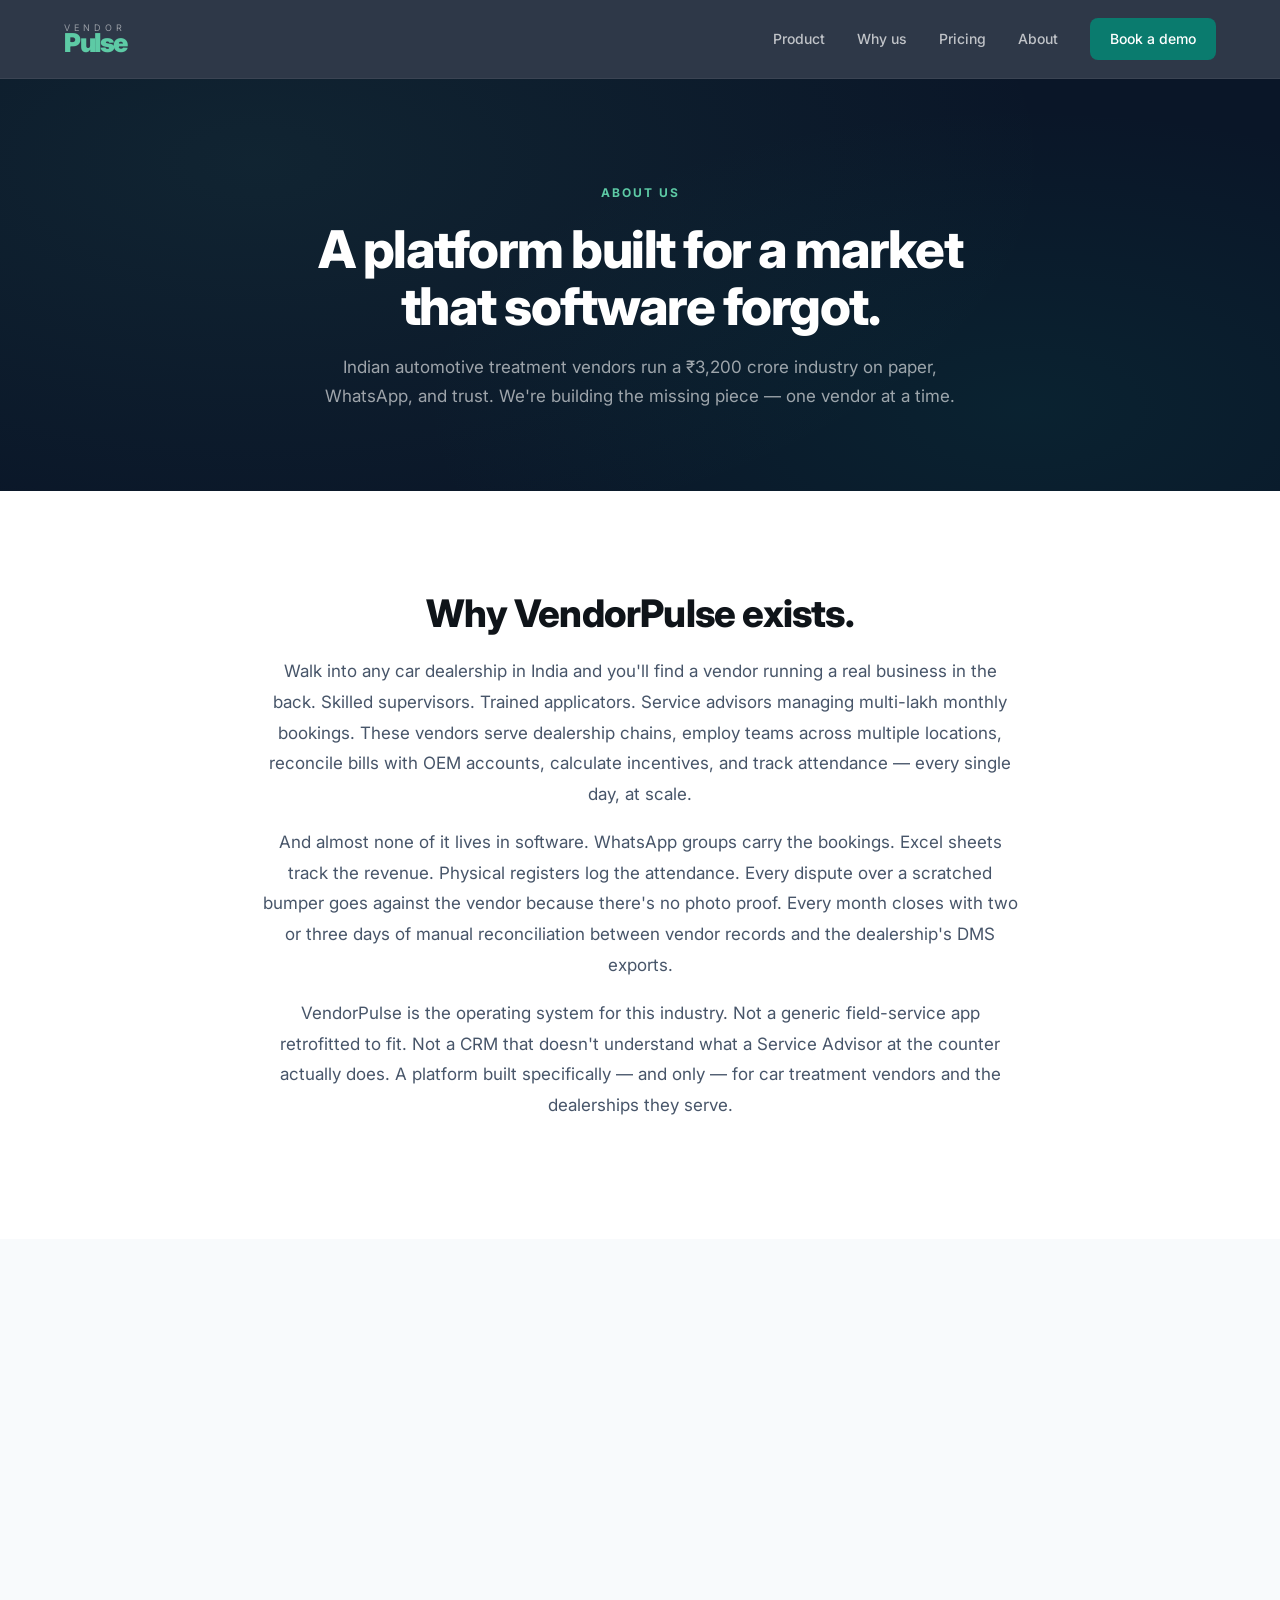
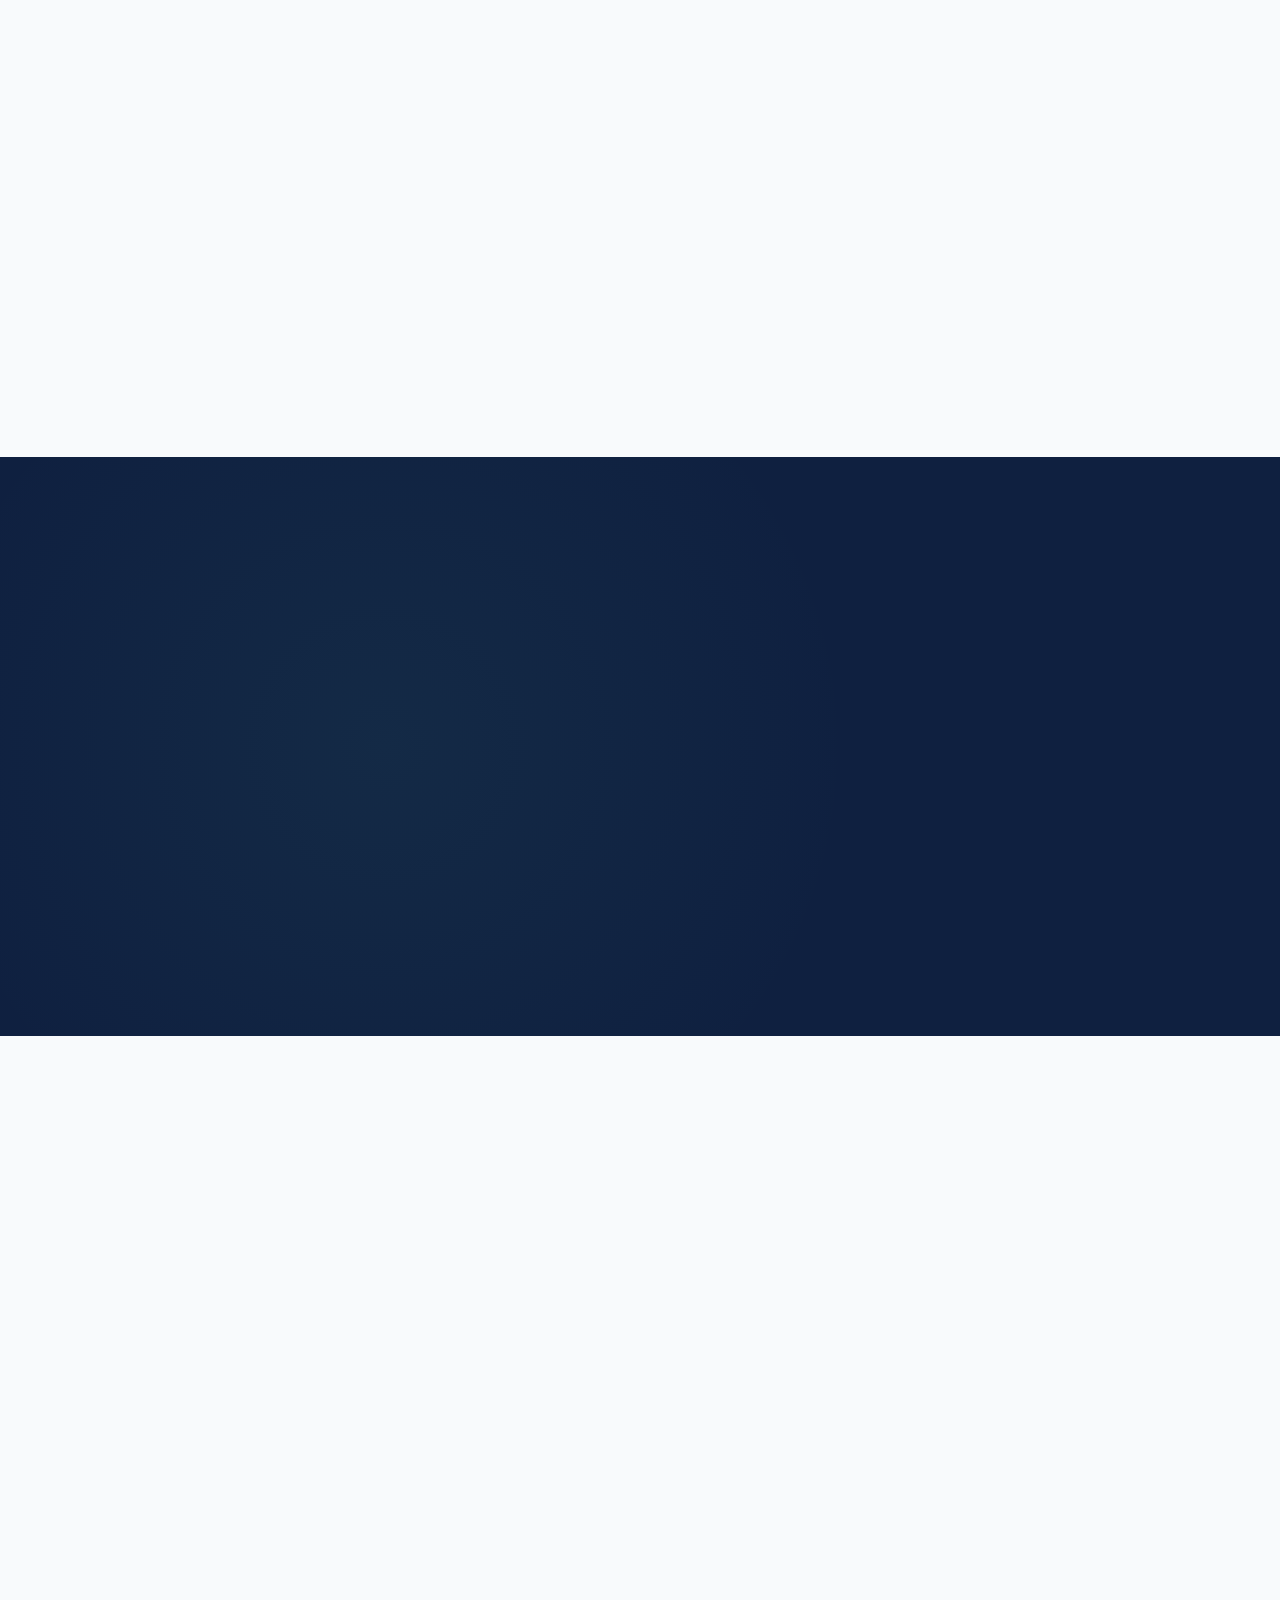
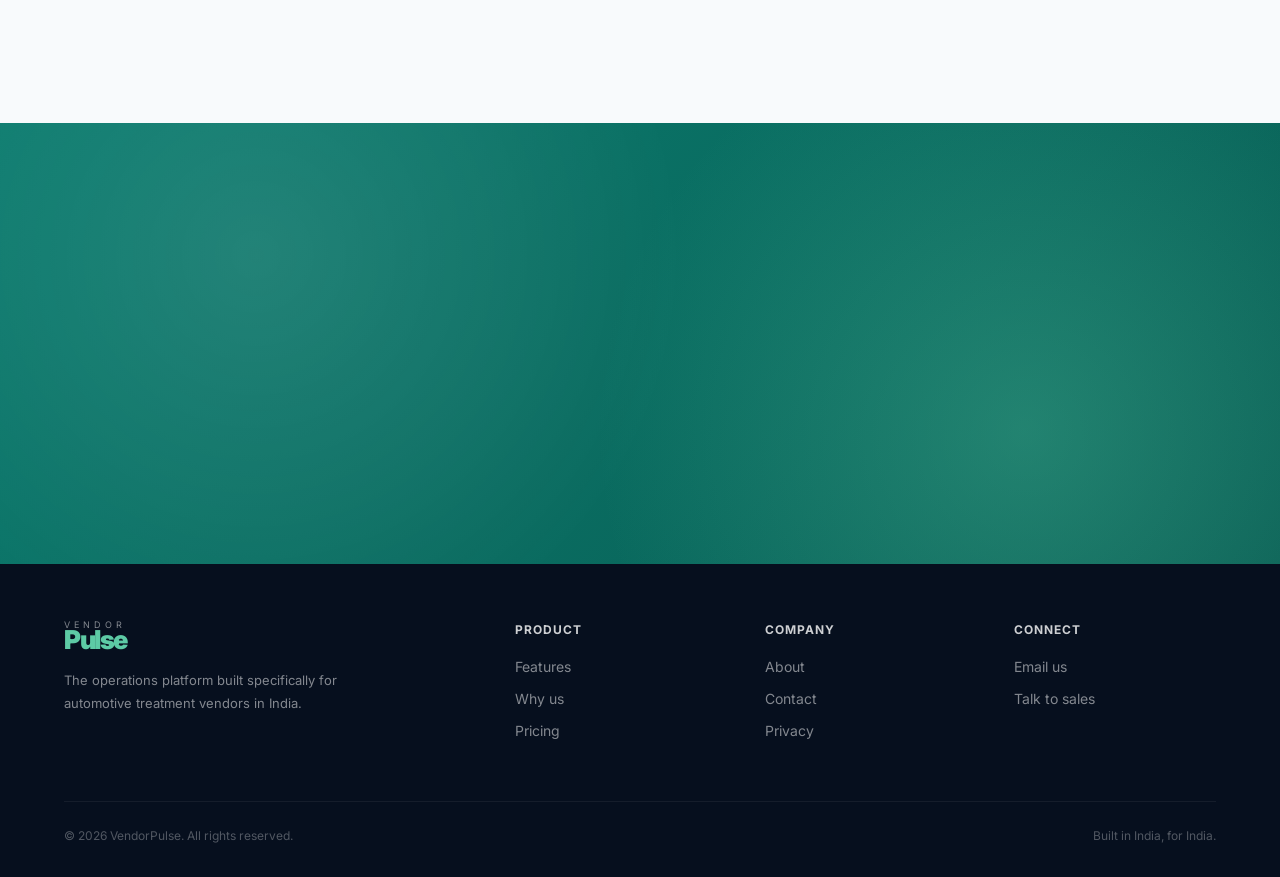
<file: about.html>
<!doctype html>
<html lang="en">
<head>
<meta charset="utf-8">
<meta name="viewport" content="width=device-width, initial-scale=1">
<title>About — VendorPulse</title>
<meta name="description" content="VendorPulse was built from the ground up for India's automotive treatment vendor industry. Read why we built it.">
<meta property="og:title" content="About — VendorPulse">
<meta property="og:description" content="Why we built VendorPulse. The mission, the founder, and what comes next.">
<meta property="og:type" content="website">
<meta property="og:url" content="https://vendorpulse.in/about.html">
<link rel="preconnect" href="https://fonts.googleapis.com">
<link rel="preconnect" href="https://fonts.gstatic.com" crossorigin>
<link href="https://fonts.googleapis.com/css2?family=Inter:wght@400;500;600;700;800;900&display=swap" rel="stylesheet">
<link rel="stylesheet" href="https://cdn.jsdelivr.net/npm/aos@2.3.4/dist/aos.css">
<link rel="stylesheet" href="assets/css/styles.css">
<link rel="icon" type="image/svg+xml" href="assets/img/favicon.svg">
</head>
<body>

<nav class="nav">
  <div class="nav-inner">
    <a href="/" class="brand">
      <span class="brand-vendor">VENDOR</span>
      <span class="brand-pulse">Pulse</span>
    </a>
    <button class="nav-toggle" aria-label="Menu">☰</button>
    <div class="nav-links">
      <a href="product.html">Product</a>
      <a href="why.html">Why us</a>
      <a href="pricing.html">Pricing</a>
      <a href="about.html">About</a>
      <a href="contact.html" class="nav-cta">Book a demo</a>
    </div>
  </div>
</nav>

<section class="page-hero">
  <div class="container">
    <span class="page-hero-tag" data-aos="fade-up">About us</span>
    <h1 data-aos="fade-up" data-aos-delay="100">A platform built for a market<br>that software forgot.</h1>
    <p data-aos="fade-up" data-aos-delay="200">Indian automotive treatment vendors run a ₹3,200 crore industry on paper, WhatsApp, and trust. We're building the missing piece — one vendor at a time.</p>
  </div>
</section>

<section class="mission-section">
  <div class="container">
    <div class="mission-block" data-aos="fade-up">
      <h2>Why VendorPulse exists.</h2>
      <p>Walk into any car dealership in India and you'll find a vendor running a real business in the back. Skilled supervisors. Trained applicators. Service advisors managing multi-lakh monthly bookings. These vendors serve dealership chains, employ teams across multiple locations, reconcile bills with OEM accounts, calculate incentives, and track attendance — every single day, at scale.</p>
      <p>And almost none of it lives in software. WhatsApp groups carry the bookings. Excel sheets track the revenue. Physical registers log the attendance. Every dispute over a scratched bumper goes against the vendor because there's no photo proof. Every month closes with two or three days of manual reconciliation between vendor records and the dealership's DMS exports.</p>
      <p>VendorPulse is the operating system for this industry. Not a generic field-service app retrofitted to fit. Not a CRM that doesn't understand what a Service Advisor at the counter actually does. A platform built specifically — and only — for car treatment vendors and the dealerships they serve.</p>
    </div>
  </div>
</section>

<section class="founder-section">
  <div class="container">
    <div class="founder-card" data-aos="fade-up">
      <div class="founder-avatar">KV</div>
      <div class="founder-name">Kamalan Vankayala</div>
      <div class="founder-role">Founder, VendorPulse</div>
      <p class="founder-bio">
        Kamalan founded VendorPulse in 2026 after watching the same operational friction repeat itself across vendor businesses — the same daily WhatsApp updates, the same end-of-month reconciliation chaos, the same lost photo evidence. The platform was built working directly with vendor owners and supervisors to understand the workflows nobody had bothered to digitize.
      </p>
      <p class="founder-bio">
        Today, VendorPulse is going live with its first paying customer in Visakhapatnam. Hyderabad is next — and the goal is to bring the platform to vendors across Chennai, Bengaluru and other major Indian cities through 2026.
      </p>
      <div class="founder-links">
        <a href="mailto:kamalan.vankayala@vendorpulse.in">kamalan.vankayala@vendorpulse.in</a>
      </div>
    </div>
  </div>
</section>

<section class="map-section">
  <div class="container">
    <div class="map-header" data-aos="fade-up">
      <span class="section-tag">Our story so far</span>
      <h2>Early days,<br>real customers.</h2>
      <p>We launched June 2026 in Visakhapatnam with Ajitha Associates as our first paying customer. We're choosing growth on relationships, not on burn — every vendor we sign, we sign right.</p>
    </div>

    <div class="map-stats" style="margin-top: 0; padding-top: 0; border-top: none;">
      <div class="map-stat" data-aos="fade-up">
        <div class="map-stat-num">June '26</div>
        <div class="map-stat-label">Live with first vendor in Visakhapatnam</div>
      </div>
      <div class="map-stat" data-aos="fade-up" data-aos-delay="100">
        <div class="map-stat-num">2 cities</div>
        <div class="map-stat-label">Visakhapatnam + Hyderabad operations</div>
      </div>
      <div class="map-stat" data-aos="fade-up" data-aos-delay="200">
        <div class="map-stat-num">100%</div>
        <div class="map-stat-label">Built in India, for India</div>
      </div>
    </div>
  </div>
</section>

<section class="problem-section">
  <div class="container">
    <div class="problem-header" data-aos="fade-up">
      <span class="section-tag" style="color: var(--teal)">What we believe</span>
      <h2>Three convictions that shape<br>every product decision.</h2>
    </div>
    <div class="problem-grid">
      <div class="problem-card" data-aos="fade-up">
        <div class="problem-icon" style="background: var(--teal-bg); color: var(--teal); font-size: 18px; font-weight: 800;">1</div>
        <h3>Field-first, not desk-first</h3>
        <p>Most B2B SaaS is built for someone at a desk. Our users are at a service bay holding a polishing tool. We design for that reality first, and let the desk view follow.</p>
      </div>
      <div class="problem-card" data-aos="fade-up" data-aos-delay="100">
        <div class="problem-icon" style="background: var(--teal-bg); color: var(--teal); font-size: 18px; font-weight: 800;">2</div>
        <h3>Vertical depth over horizontal breadth</h3>
        <p>We're not trying to be the platform for "all field service businesses". We're specifically the platform for automotive treatment vendors. Depth beats breadth.</p>
      </div>
      <div class="problem-card" data-aos="fade-up" data-aos-delay="200">
        <div class="problem-icon" style="background: var(--teal-bg); color: var(--teal); font-size: 18px; font-weight: 800;">3</div>
        <h3>Honesty in pricing and promises</h3>
        <p>We don't quote fake metrics. We don't fake customer logos. We don't oversell. If we say a feature ships in two weeks, it ships in two weeks. Or we tell you why.</p>
      </div>
    </div>
  </div>
</section>

<section class="final-cta">
  <div class="container final-cta-inner">
    <h2 data-aos="fade-up">Building something different.<br>One vendor at a time.</h2>
    <p data-aos="fade-up" data-aos-delay="100">If this story resonates, let's talk.</p>
    <a href="contact.html" class="btn btn-light" data-aos="fade-up" data-aos-delay="200">Get in touch →</a>
  </div>
</section>

<footer class="footer">
  <div class="container">
    <div class="footer-grid">
      <div class="footer-brand">
        <a href="/" class="brand">
          <span class="brand-vendor">VENDOR</span>
          <span class="brand-pulse">Pulse</span>
        </a>
        <p>The operations platform built specifically for automotive treatment vendors in India.</p>
      </div>
      <div class="footer-col">
        <h4>Product</h4>
        <a href="product.html">Features</a>
        <a href="why.html">Why us</a>
        <a href="pricing.html">Pricing</a>
      </div>
      <div class="footer-col">
        <h4>Company</h4>
        <a href="about.html">About</a>
        <a href="contact.html">Contact</a>
        <a href="privacy.html">Privacy</a>
      </div>
      <div class="footer-col">
        <h4>Connect</h4>
        <a href="mailto:kamalan.vankayala@vendorpulse.in">Email us</a>
        <a href="contact.html">Talk to sales</a>
      </div>
    </div>
    <div class="footer-bottom">
      <div>© 2026 VendorPulse. All rights reserved.</div>
      <div>Built in India, for India.</div>
    </div>
  </div>
</footer>

<script src="https://cdn.jsdelivr.net/npm/aos@2.3.4/dist/aos.js"></script>
<script src="assets/js/main.js"></script>
</body>
</html>
</file>
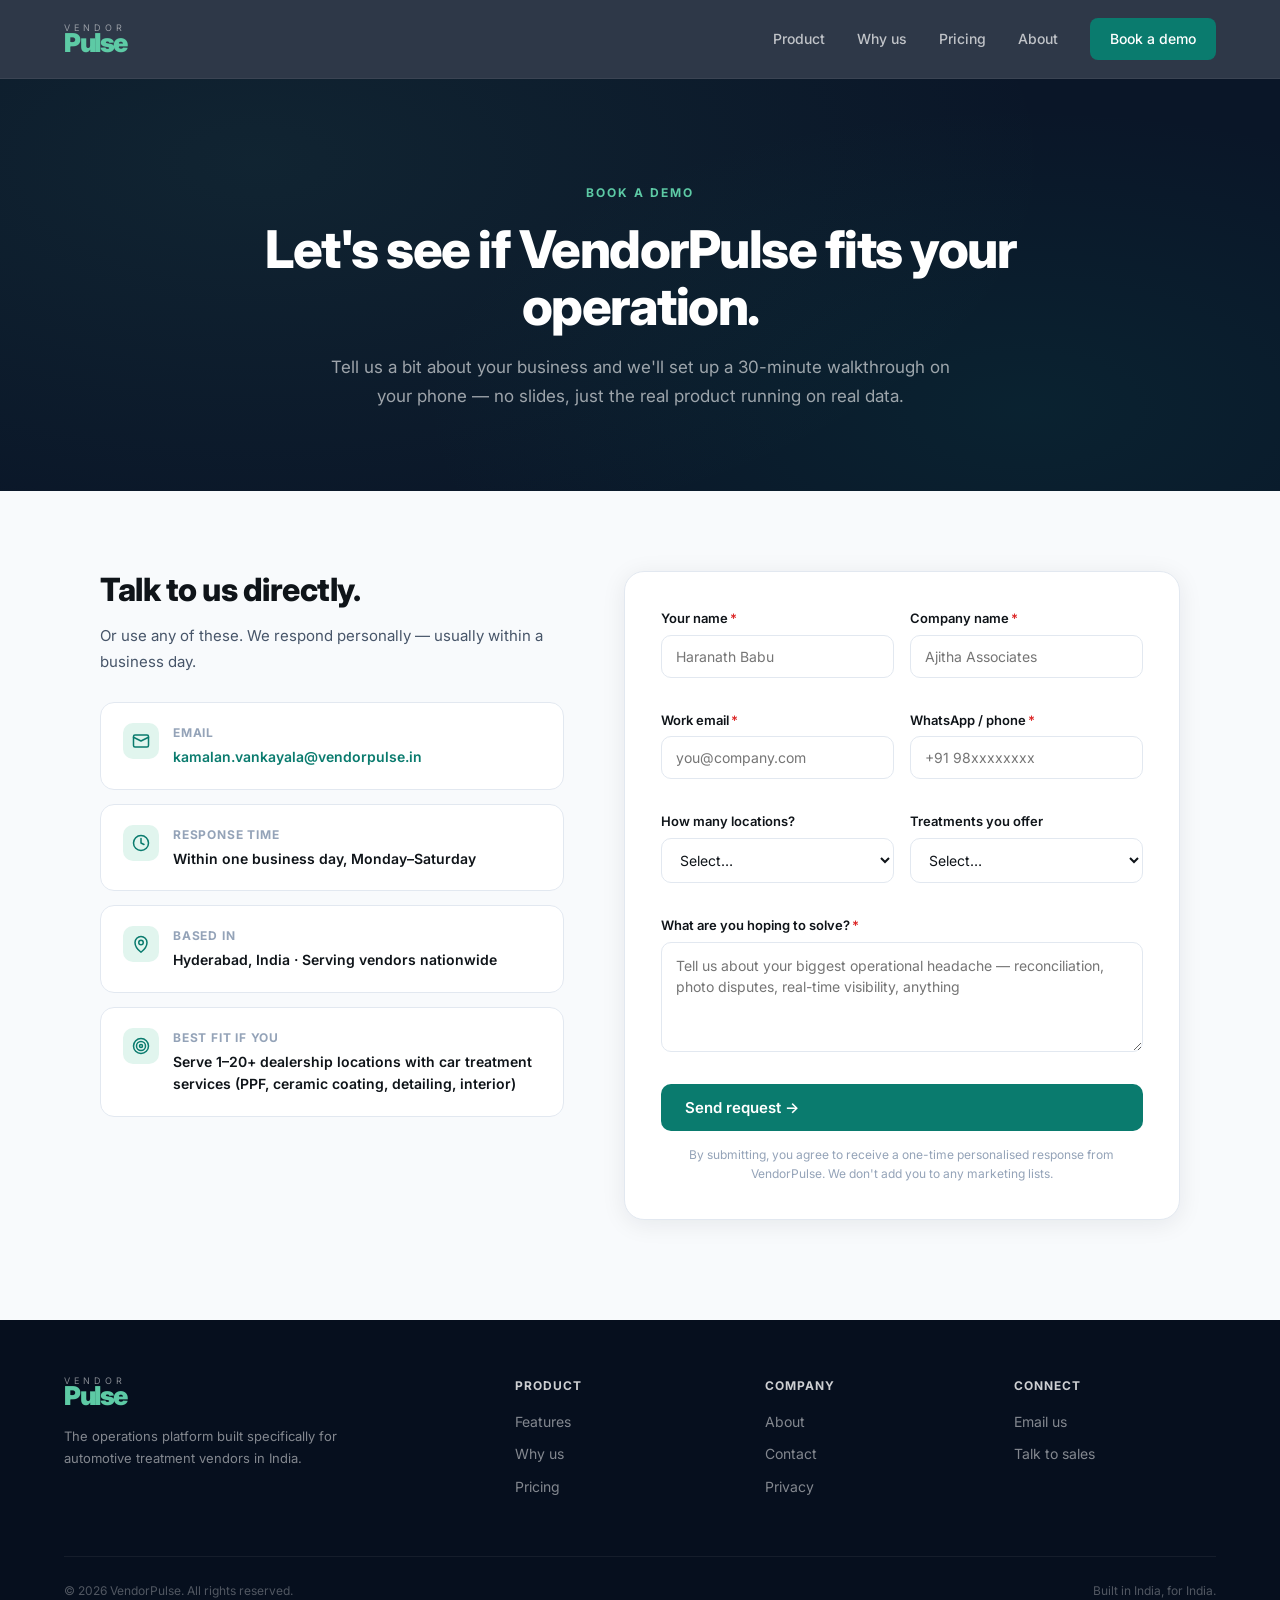
<file: contact.html>
<!doctype html>
<html lang="en">
<head>
<meta charset="utf-8">
<meta name="viewport" content="width=device-width, initial-scale=1">
<title>Book a demo — VendorPulse</title>
<meta name="description" content="Book a personalized VendorPulse demo. See how to digitize your vendor operations across every dealership you serve.">
<meta property="og:title" content="Book a demo — VendorPulse">
<meta property="og:description" content="Talk to us about your vendor operations. Personalized demo in 30 minutes.">
<meta property="og:type" content="website">
<meta property="og:url" content="https://vendorpulse.in/contact.html">
<link rel="preconnect" href="https://fonts.googleapis.com">
<link rel="preconnect" href="https://fonts.gstatic.com" crossorigin>
<link href="https://fonts.googleapis.com/css2?family=Inter:wght@400;500;600;700;800;900&display=swap" rel="stylesheet">
<link rel="stylesheet" href="https://cdn.jsdelivr.net/npm/aos@2.3.4/dist/aos.css">
<link rel="stylesheet" href="assets/css/styles.css">
<link rel="icon" type="image/svg+xml" href="assets/img/favicon.svg">
</head>
<body>

<nav class="nav">
  <div class="nav-inner">
    <a href="/" class="brand">
      <span class="brand-vendor">VENDOR</span>
      <span class="brand-pulse">Pulse</span>
    </a>
    <button class="nav-toggle" aria-label="Menu">☰</button>
    <div class="nav-links">
      <a href="product.html">Product</a>
      <a href="why.html">Why us</a>
      <a href="pricing.html">Pricing</a>
      <a href="about.html">About</a>
      <a href="contact.html" class="nav-cta">Book a demo</a>
    </div>
  </div>
</nav>

<section class="page-hero">
  <div class="container">
    <span class="page-hero-tag" data-aos="fade-up">Book a demo</span>
    <h1 data-aos="fade-up" data-aos-delay="100">Let's see if VendorPulse fits your operation.</h1>
    <p data-aos="fade-up" data-aos-delay="200">Tell us a bit about your business and we'll set up a 30-minute walkthrough on your phone — no slides, just the real product running on real data.</p>
  </div>
</section>

<section class="form-section">
  <div class="container">
    <div class="form-grid">

      <!-- ── Left: contact info blocks ──────────────────────── -->
      <div class="form-info" data-aos="fade-right">
        <h2>Talk to us directly.</h2>
        <p>Or use any of these. We respond personally — usually within a business day.</p>

        <div class="form-contact-block">
          <div class="form-contact-icon"><svg width="18" height="18" viewBox="0 0 24 24" fill="none" stroke="currentColor" stroke-width="2" stroke-linecap="round" stroke-linejoin="round"><rect x="2" y="4" width="20" height="16" rx="2"/><path d="m22 7-10 5L2 7"/></svg></div>
          <div>
            <div class="form-contact-label">Email</div>
            <div class="form-contact-value"><a href="mailto:kamalan.vankayala@vendorpulse.in">kamalan.vankayala@vendorpulse.in</a></div>
          </div>
        </div>

        <div class="form-contact-block">
          <div class="form-contact-icon"><svg width="18" height="18" viewBox="0 0 24 24" fill="none" stroke="currentColor" stroke-width="2" stroke-linecap="round" stroke-linejoin="round"><circle cx="12" cy="12" r="10"/><polyline points="12 6 12 12 16 14"/></svg></div>
          <div>
            <div class="form-contact-label">Response time</div>
            <div class="form-contact-value">Within one business day, Monday–Saturday</div>
          </div>
        </div>

        <div class="form-contact-block">
          <div class="form-contact-icon"><svg width="18" height="18" viewBox="0 0 24 24" fill="none" stroke="currentColor" stroke-width="2" stroke-linecap="round" stroke-linejoin="round"><path d="M20 10c0 7-8 13-8 13s-8-6-8-13a8 8 0 0 1 16 0Z"/><circle cx="12" cy="10" r="3"/></svg></div>
          <div>
            <div class="form-contact-label">Based in</div>
            <div class="form-contact-value">Hyderabad, India · Serving vendors nationwide</div>
          </div>
        </div>

        <div class="form-contact-block">
          <div class="form-contact-icon"><svg width="18" height="18" viewBox="0 0 24 24" fill="none" stroke="currentColor" stroke-width="2" stroke-linecap="round" stroke-linejoin="round"><circle cx="12" cy="12" r="10"/><circle cx="12" cy="12" r="6"/><circle cx="12" cy="12" r="2"/></svg></div>
          <div>
            <div class="form-contact-label">Best fit if you</div>
            <div class="form-contact-value">Serve 1–20+ dealership locations with car treatment services (PPF, ceramic coating, detailing, interior)</div>
          </div>
        </div>
      </div>

      <!-- ── Right: form card ───────────────────────────────── -->
      <div class="form-card" data-aos="fade-left">

        <!-- 
          ▼▼▼ FORMSPREE SETUP ▼▼▼
          Replace the form action URL below with your real Formspree endpoint.
          See the deployment walkthrough.
        -->
        <form id="contactForm" action="https://formspree.io/f/xqeoyjze" method="POST">
          <input type="hidden" name="_subject" value="New VendorPulse demo request">
          <input type="hidden" name="_format" value="plain">

          <div class="form-row">
            <div class="form-field">
              <label for="name">Your name<span class="required">*</span></label>
              <input type="text" id="name" name="name" required minlength="2" maxlength="60" autocomplete="name" placeholder="Haranath Babu">
            </div>
            <div class="form-field">
              <label for="company">Company name<span class="required">*</span></label>
              <input type="text" id="company" name="company" required minlength="2" maxlength="80" autocomplete="organization" placeholder="Ajitha Associates">
            </div>
          </div>

          <div class="form-row">
            <div class="form-field">
              <label for="email">Work email<span class="required">*</span></label>
              <input type="email" id="email" name="email" required maxlength="100" autocomplete="email" placeholder="you@company.com">
            </div>
            <div class="form-field">
              <label for="phone">WhatsApp / phone<span class="required">*</span></label>
              <input type="tel" id="phone" name="phone" required pattern="[\d\s+\-()]{10,15}" title="Please enter a valid phone number (10–15 digits, with optional +, spaces or dashes)" inputmode="tel" autocomplete="tel" placeholder="+91 98xxxxxxxx">
            </div>
          </div>

          <div class="form-row">
            <div class="form-field">
              <label for="locations">How many locations?</label>
              <select id="locations" name="locations">
                <option value="">Select…</option>
                <option value="1">Just 1</option>
                <option value="2-5">2 – 5</option>
                <option value="6-10">6 – 10</option>
                <option value="11-20">11 – 20</option>
                <option value="20+">More than 20</option>
              </select>
            </div>
            <div class="form-field">
              <label for="treatments">Treatments you offer</label>
              <select id="treatments" name="treatments">
                <option value="">Select…</option>
                <option value="PPF">Mainly PPF</option>
                <option value="ceramic">Mainly ceramic coating</option>
                <option value="detailing">Detailing & interior</option>
                <option value="multiple">Multiple / full range</option>
              </select>
            </div>
          </div>

          <div class="form-field">
            <label for="message">What are you hoping to solve?<span class="required">*</span></label>
            <textarea id="message" name="message" required minlength="20" maxlength="2000" title="Please share at least a sentence (20+ characters) so we can come prepared to the call." placeholder="Tell us about your biggest operational headache — reconciliation, photo disputes, real-time visibility, anything"></textarea>
          </div>

          <button type="submit" class="btn btn-primary form-submit">
            Send request →
          </button>

          <div class="form-note">
            By submitting, you agree to receive a one-time personalised response from VendorPulse. We don't add you to any marketing lists.
          </div>
        </form>

        <div id="formSuccess" class="form-success">
          ✓ Thanks! Your request is in. We'll reach out within one business day.
        </div>

      </div>

    </div>
  </div>
</section>

<footer class="footer">
  <div class="container">
    <div class="footer-grid">
      <div class="footer-brand">
        <a href="/" class="brand">
          <span class="brand-vendor">VENDOR</span>
          <span class="brand-pulse">Pulse</span>
        </a>
        <p>The operations platform built specifically for automotive treatment vendors in India.</p>
      </div>
      <div class="footer-col">
        <h4>Product</h4>
        <a href="product.html">Features</a>
        <a href="why.html">Why us</a>
        <a href="pricing.html">Pricing</a>
      </div>
      <div class="footer-col">
        <h4>Company</h4>
        <a href="about.html">About</a>
        <a href="contact.html">Contact</a>
        <a href="privacy.html">Privacy</a>
      </div>
      <div class="footer-col">
        <h4>Connect</h4>
        <a href="mailto:kamalan.vankayala@vendorpulse.in">Email us</a>
        <a href="contact.html">Talk to sales</a>
      </div>
    </div>
    <div class="footer-bottom">
      <div>© 2026 VendorPulse. All rights reserved.</div>
      <div>Built in India, for India.</div>
    </div>
  </div>
</footer>

<script src="https://cdn.jsdelivr.net/npm/aos@2.3.4/dist/aos.js"></script>
<script src="assets/js/main.js"></script>
<script>
  // Async Formspree submit — keeps user on same page, shows success state
  (function () {
    const form    = document.getElementById('contactForm');
    const success = document.getElementById('formSuccess');
    if (!form) return;

    form.addEventListener('submit', async function (e) {
      e.preventDefault();
      const btn = form.querySelector('button[type="submit"]');
      const originalLabel = btn.innerHTML;
      btn.disabled = true;
      btn.innerHTML = 'Sending…';

      try {
        const data = new FormData(form);
        const res  = await fetch(form.action, {
          method: 'POST',
          body: data,
          headers: { 'Accept': 'application/json' }
        });

        if (res.ok) {
          form.style.display = 'none';
          success.classList.add('show');
          success.scrollIntoView({ behavior: 'smooth', block: 'center' });
        } else {
          alert('Sorry, something went wrong. Please email us directly at kamalan.vankayala@vendorpulse.in');
          btn.disabled = false;
          btn.innerHTML = originalLabel;
        }
      } catch (err) {
        alert('Network error. Please email us directly at kamalan.vankayala@vendorpulse.in');
        btn.disabled = false;
        btn.innerHTML = originalLabel;
      }
    });
  })();
</script>
</body>
</html>
</file>
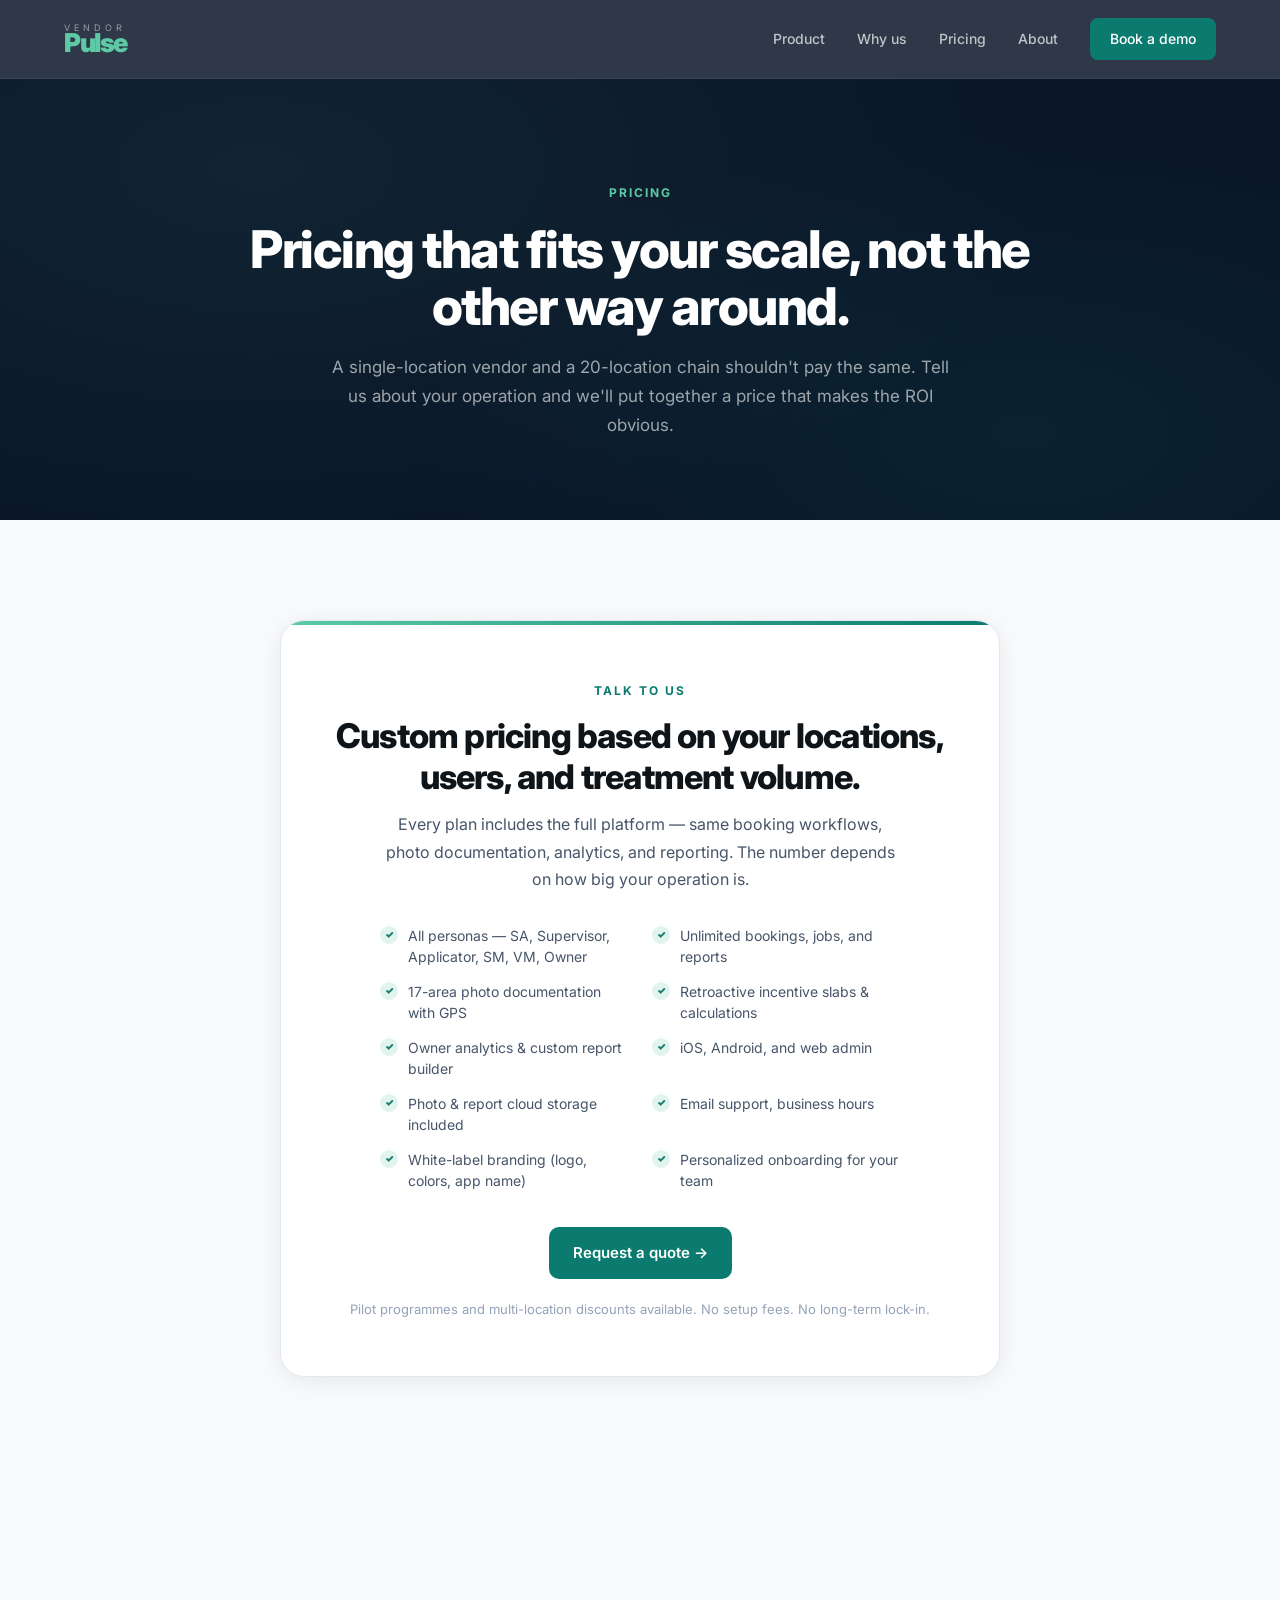
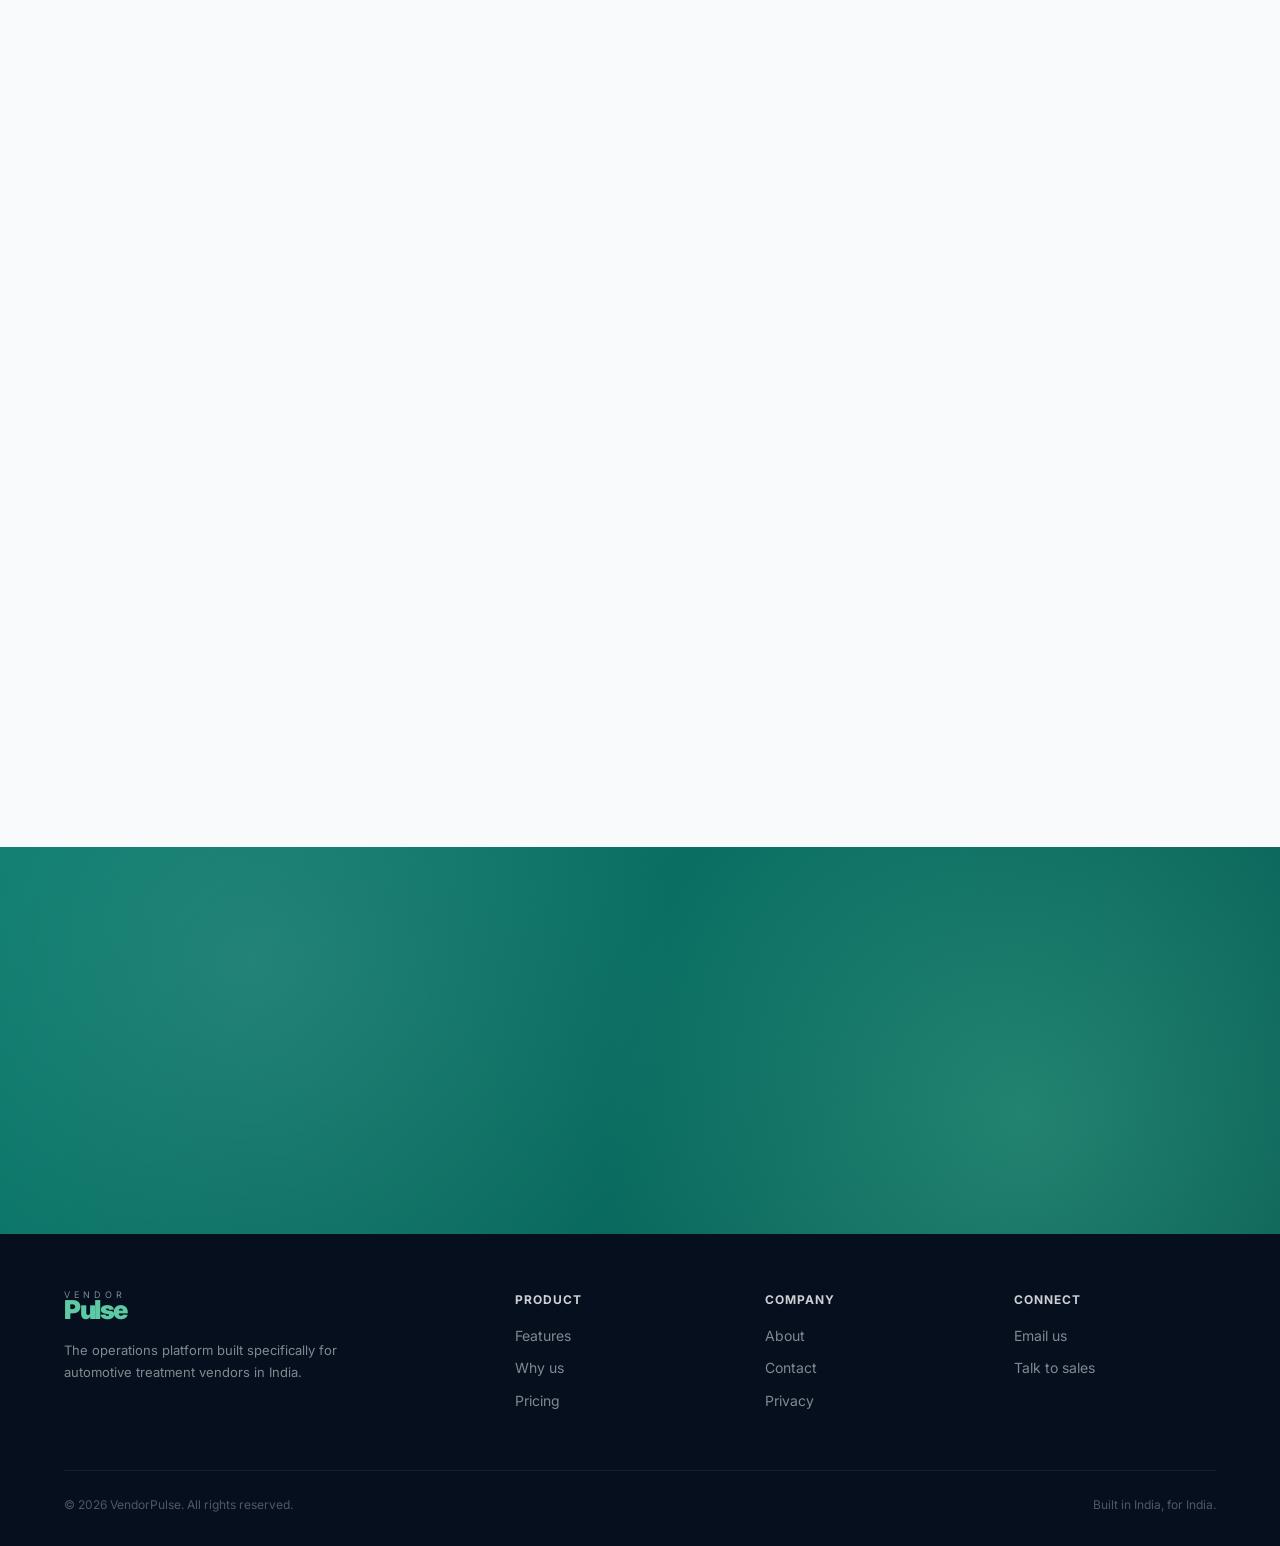
<file: pricing.html>
<!doctype html>
<html lang="en">
<head>
<meta charset="utf-8">
<meta name="viewport" content="width=device-width, initial-scale=1">
<title>Pricing — VendorPulse</title>
<meta name="description" content="VendorPulse pricing is tailored to your scale. From single-location vendors to multi-city operations — talk to us for a quote that fits.">
<meta property="og:title" content="Pricing — VendorPulse">
<meta property="og:description" content="Pricing built around your scale, not a one-size-fits-all tier.">
<meta property="og:type" content="website">
<meta property="og:url" content="https://vendorpulse.in/pricing.html">
<link rel="preconnect" href="https://fonts.googleapis.com">
<link rel="preconnect" href="https://fonts.gstatic.com" crossorigin>
<link href="https://fonts.googleapis.com/css2?family=Inter:wght@400;500;600;700;800;900&display=swap" rel="stylesheet">
<link rel="stylesheet" href="https://cdn.jsdelivr.net/npm/aos@2.3.4/dist/aos.css">
<link rel="stylesheet" href="assets/css/styles.css">
<link rel="icon" type="image/svg+xml" href="assets/img/favicon.svg">
</head>
<body>

<nav class="nav">
  <div class="nav-inner">
    <a href="/" class="brand">
      <span class="brand-vendor">VENDOR</span>
      <span class="brand-pulse">Pulse</span>
    </a>
    <button class="nav-toggle" aria-label="Menu">☰</button>
    <div class="nav-links">
      <a href="product.html">Product</a>
      <a href="why.html">Why us</a>
      <a href="pricing.html">Pricing</a>
      <a href="about.html">About</a>
      <a href="contact.html" class="nav-cta">Book a demo</a>
    </div>
  </div>
</nav>

<section class="page-hero">
  <div class="container">
    <span class="page-hero-tag" data-aos="fade-up">Pricing</span>
    <h1 data-aos="fade-up" data-aos-delay="100">Pricing that fits your scale, not the other way around.</h1>
    <p data-aos="fade-up" data-aos-delay="200">A single-location vendor and a 20-location chain shouldn't pay the same. Tell us about your operation and we'll put together a price that makes the ROI obvious.</p>
  </div>
</section>

<section class="pricing-wrap">
  <div class="container">
    <div class="pricing-card" data-aos="fade-up">
      <span class="pricing-eyebrow">Talk to us</span>
      <h2>Custom pricing based on your locations,<br>users, and treatment volume.</h2>
      <p class="pricing-sub">Every plan includes the full platform — same booking workflows, photo documentation, analytics, and reporting. The number depends on how big your operation is.</p>

      <ul class="pricing-includes">
        <li><span class="check">✓</span>All personas — SA, Supervisor, Applicator, SM, VM, Owner</li>
        <li><span class="check">✓</span>Unlimited bookings, jobs, and reports</li>
        <li><span class="check">✓</span>17-area photo documentation with GPS</li>
        <li><span class="check">✓</span>Retroactive incentive slabs & calculations</li>
        <li><span class="check">✓</span>Owner analytics & custom report builder</li>
        <li><span class="check">✓</span>iOS, Android, and web admin</li>
        <li><span class="check">✓</span>Photo & report cloud storage included</li>
        <li><span class="check">✓</span>Email support, business hours</li>
        <li><span class="check">✓</span>White-label branding (logo, colors, app name)</li>
        <li><span class="check">✓</span>Personalized onboarding for your team</li>
      </ul>

      <a href="contact.html" class="btn btn-primary">Request a quote →</a>

      <p class="pricing-note">Pilot programmes and multi-location discounts available. No setup fees. No long-term lock-in.</p>
    </div>
  </div>
</section>

<section class="faq-section alt">
  <div class="container">
    <div class="faq-header" data-aos="fade-up">
      <h2>Frequently asked.</h2>
      <p>The questions every vendor asks us during their first call.</p>
    </div>

    <div class="faq-list">
      <details class="faq-item" data-aos="fade-up">
        <summary>Why don't you publish a price like normal SaaS companies?</summary>
        <div class="faq-answer">
          Because vendors are not normal SaaS customers. A vendor running one ceramic-coating bay at a single Maruti dealership and a vendor running PPF, ceramic, and detailing across 20 Mahindra and Tata locations are entirely different businesses. Listing one price would either be too expensive for the first or too cheap for the second. A 10-minute call is faster than a pricing page filled with footnotes.
        </div>
      </details>

      <details class="faq-item" data-aos="fade-up">
        <summary>What does a typical month look like?</summary>
        <div class="faq-answer">
          For most vendors, VendorPulse costs less per month than the time you currently lose to manual reconciliation. We've designed it so that even at our higher pricing tier, the ROI shows up in the first month — saved supervisor time, faster customer turnaround, eliminated damage disputes. Ask us during the call and we'll show you the math on your specific numbers.
        </div>
      </details>

      <details class="faq-item" data-aos="fade-up">
        <summary>Is there a setup fee?</summary>
        <div class="faq-answer">
          No setup fees. We handle onboarding personally — including user creation, treatment catalogue setup, branding customisation, and a hands-on session with your team. That's part of the subscription.
        </div>
      </details>

      <details class="faq-item" data-aos="fade-up">
        <summary>Do I have to commit for a year?</summary>
        <div class="faq-answer">
          No. Month-to-month is fine. We offer a discount for annual commitments, but it's optional. We're confident the product earns its place every month — if it doesn't, you should be free to leave.
        </div>
      </details>

      <details class="faq-item" data-aos="fade-up">
        <summary>Can I try it before paying?</summary>
        <div class="faq-answer">
          Yes. We typically set up a 2-4 week pilot with one location, one supervisor, and one or two service advisers. You see the real workflows on real data. If it works, we expand to your full operation. If not, no hard feelings.
        </div>
      </details>

      <details class="faq-item" data-aos="fade-up">
        <summary>What if my dealership partner says no?</summary>
        <div class="faq-answer">
          The vendor side of VendorPulse works completely standalone — you can run all your bookings, photos, attendance, and reports without dealership involvement. Adding dealership-side users (Service Managers viewing live job status) makes the platform stronger, but it's never required. Most of our early pilots run on the vendor side only.
        </div>
      </details>

      <details class="faq-item" data-aos="fade-up">
        <summary>What happens to my data if I cancel?</summary>
        <div class="faq-answer">
          You own your data. We give you full Excel and PDF exports of every booking, photo, and report on request — at any time, for any reason. After cancellation, we keep your data for 90 days in case you change your mind, then delete it permanently.
        </div>
      </details>

      <details class="faq-item" data-aos="fade-up">
        <summary>What languages does it work in?</summary>
        <div class="faq-answer">
          The platform is currently in English. Hindi, Telugu, and Tamil are on the roadmap based on customer demand. For field staff, we've kept the UI heavily icon-driven and gesture-based so language is less of a barrier than in typical enterprise apps. We're happy to walk you through this with your team during the demo.
        </div>
      </details>
    </div>
  </div>
</section>

<section class="final-cta">
  <div class="container final-cta-inner">
    <h2 data-aos="fade-up">Ready to talk numbers?</h2>
    <p data-aos="fade-up" data-aos-delay="100">Tell us about your operation. We'll come back with a price within a business day.</p>
    <a href="contact.html" class="btn btn-light" data-aos="fade-up" data-aos-delay="200">Request a quote →</a>
  </div>
</section>

<footer class="footer">
  <div class="container">
    <div class="footer-grid">
      <div class="footer-brand">
        <a href="/" class="brand">
          <span class="brand-vendor">VENDOR</span>
          <span class="brand-pulse">Pulse</span>
        </a>
        <p>The operations platform built specifically for automotive treatment vendors in India.</p>
      </div>
      <div class="footer-col">
        <h4>Product</h4>
        <a href="product.html">Features</a>
        <a href="why.html">Why us</a>
        <a href="pricing.html">Pricing</a>
      </div>
      <div class="footer-col">
        <h4>Company</h4>
        <a href="about.html">About</a>
        <a href="contact.html">Contact</a>
        <a href="privacy.html">Privacy</a>
      </div>
      <div class="footer-col">
        <h4>Connect</h4>
        <a href="mailto:kamalan.vankayala@vendorpulse.in">Email us</a>
        <a href="contact.html">Talk to sales</a>
      </div>
    </div>
    <div class="footer-bottom">
      <div>© 2026 VendorPulse. All rights reserved.</div>
      <div>Built in India, for India.</div>
    </div>
  </div>
</footer>

<script src="https://cdn.jsdelivr.net/npm/aos@2.3.4/dist/aos.js"></script>
<script src="assets/js/main.js"></script>
</body>
</html>
</file>
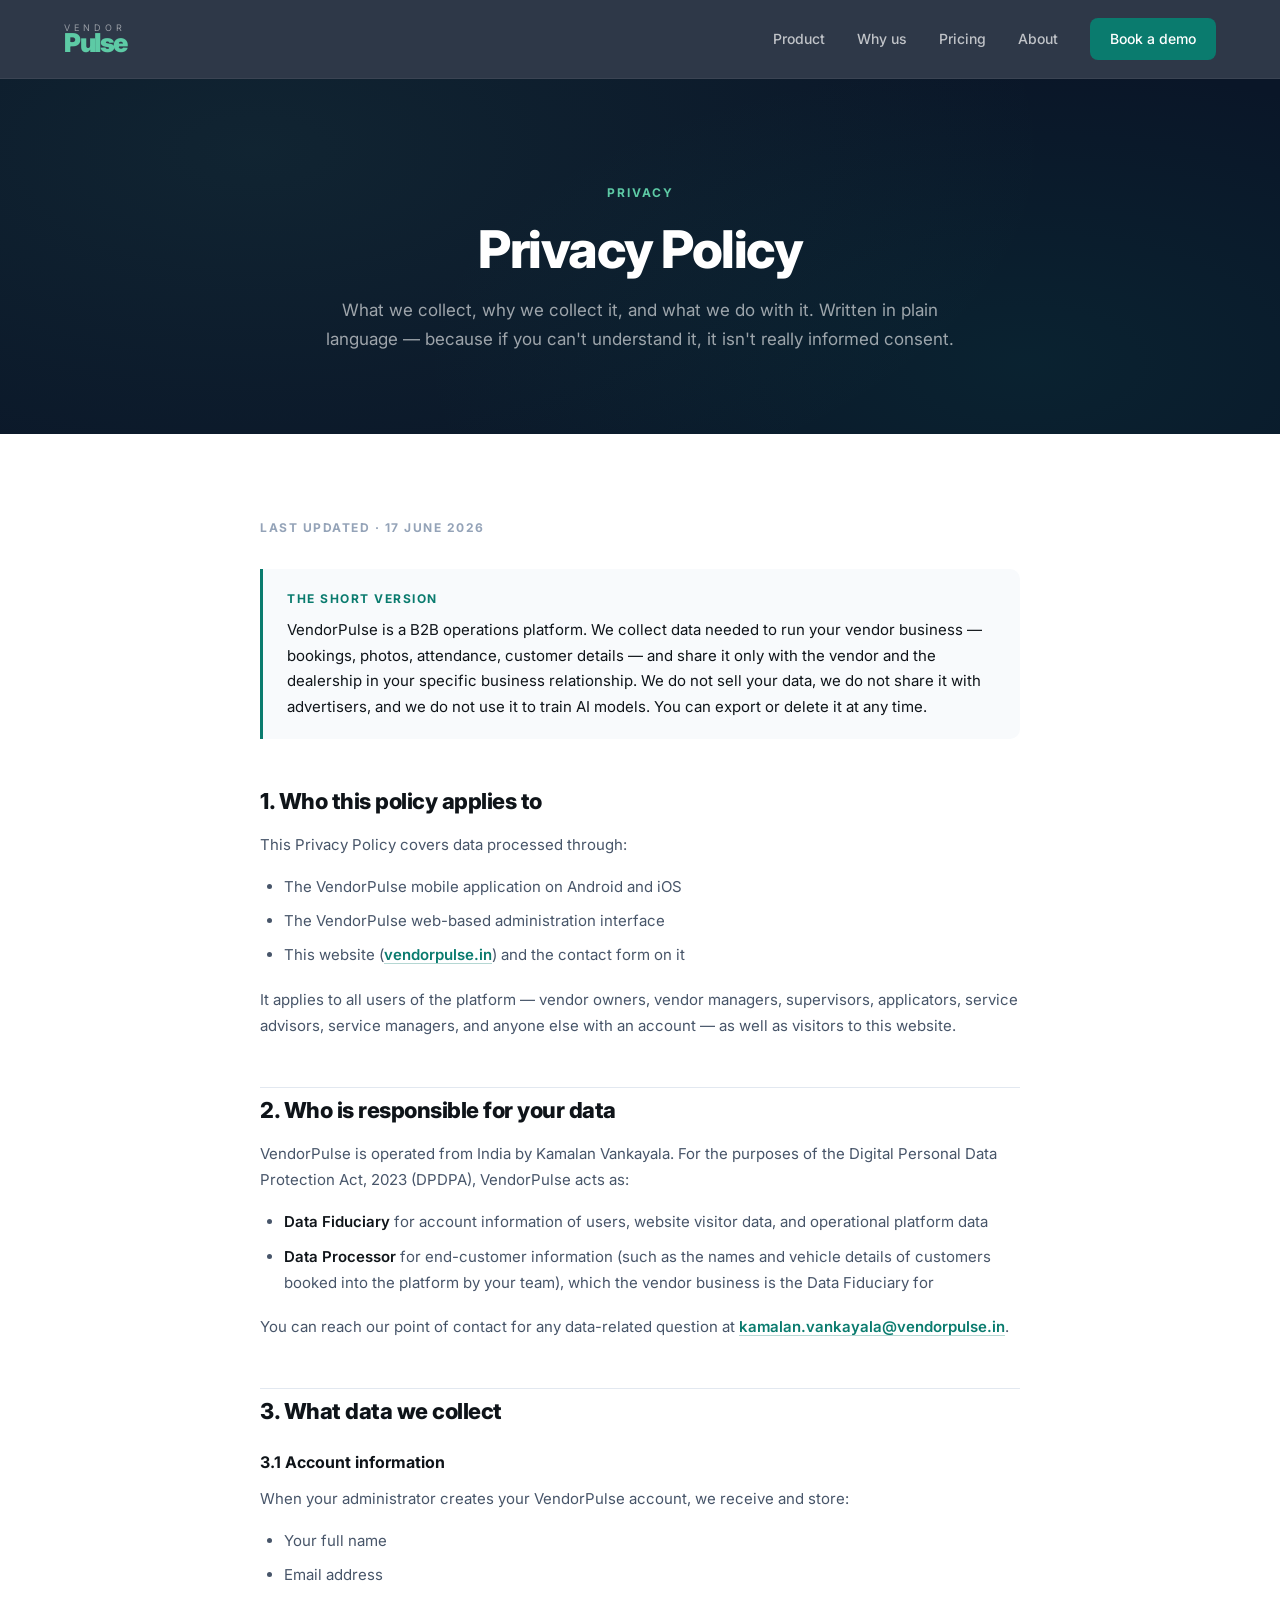
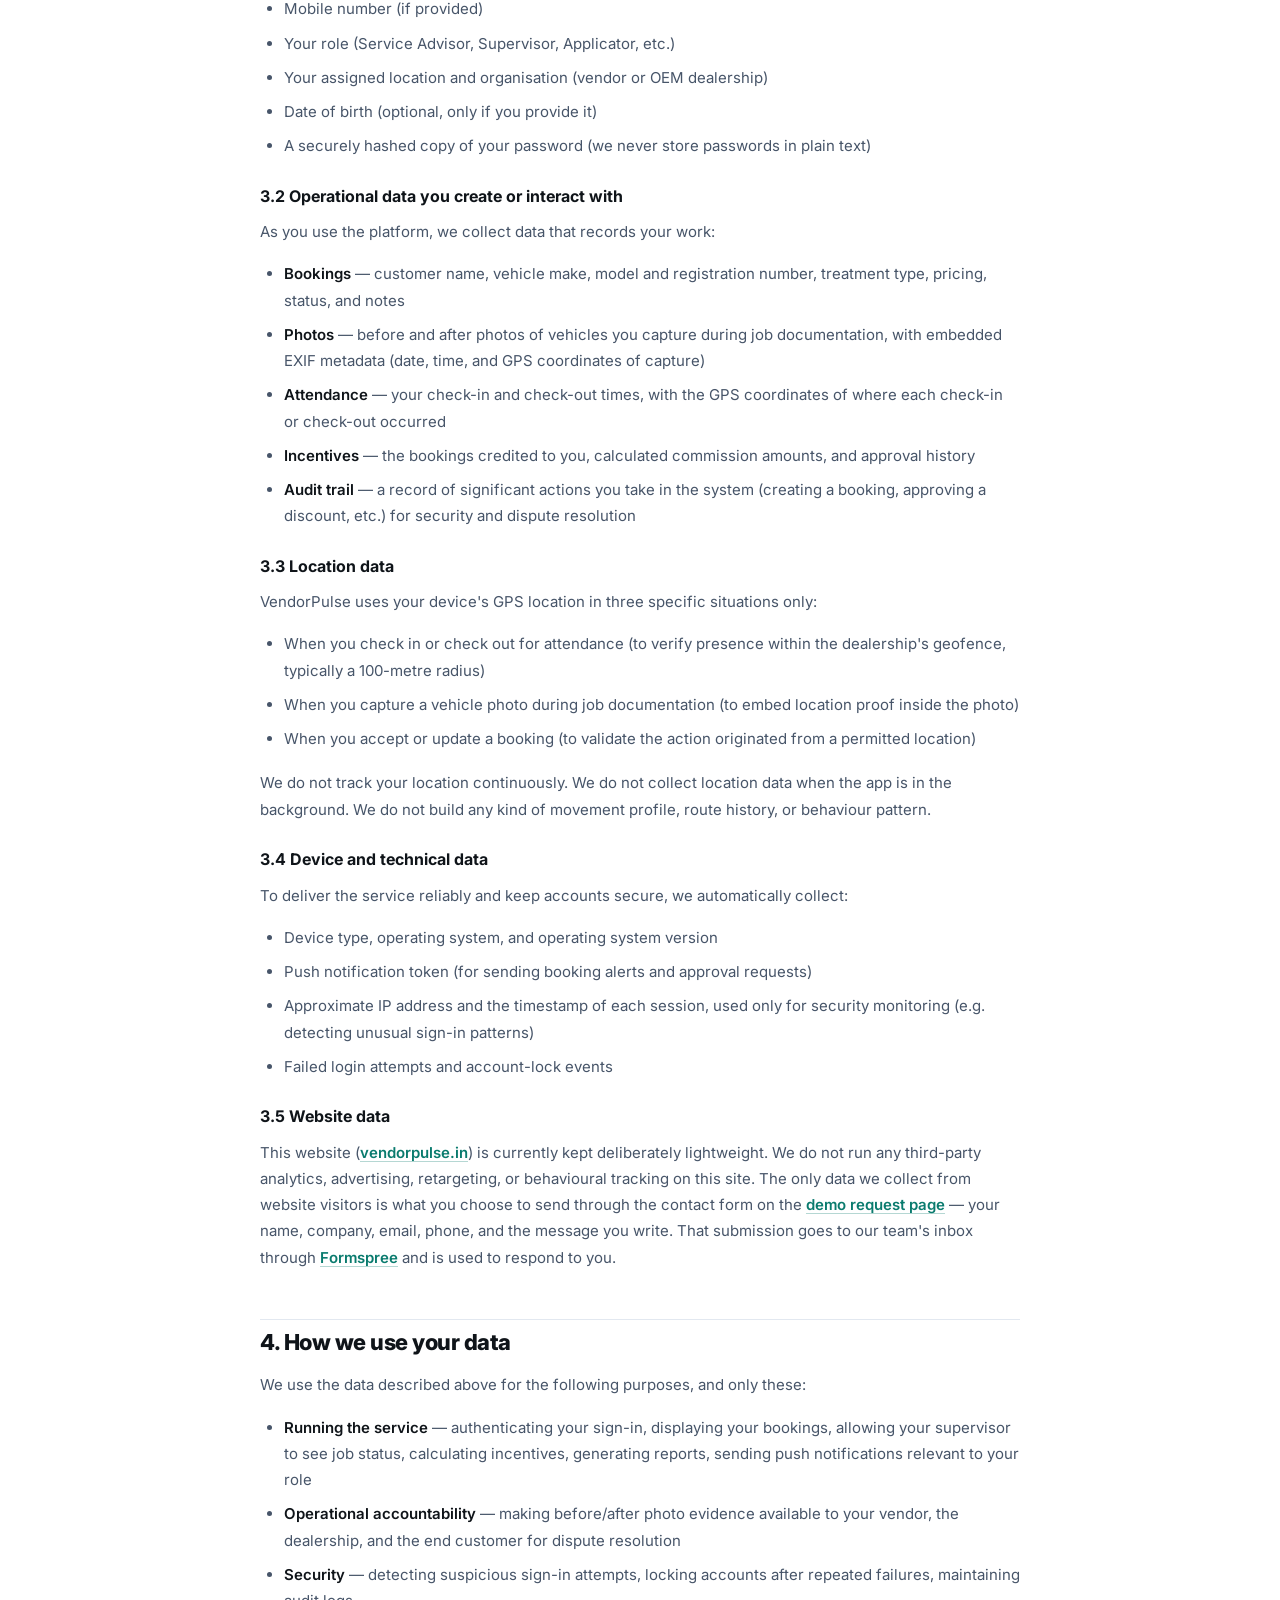
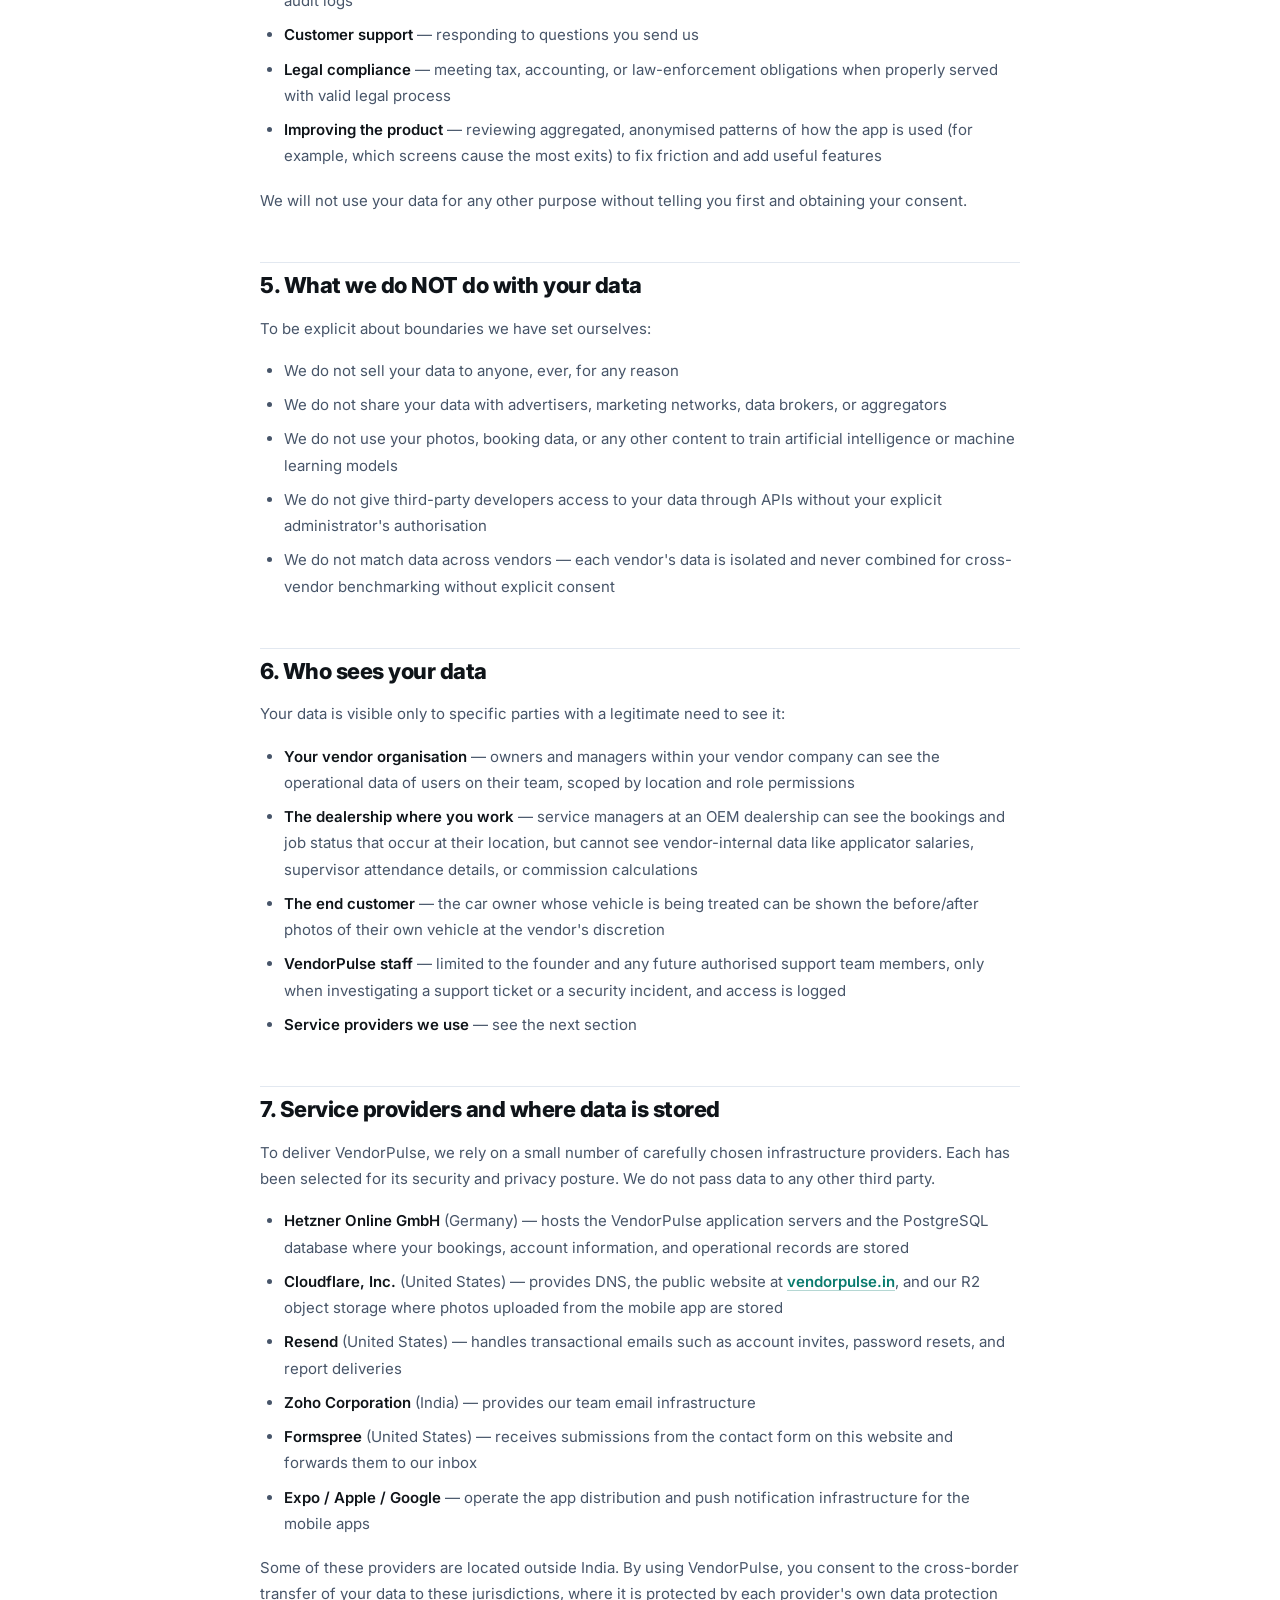
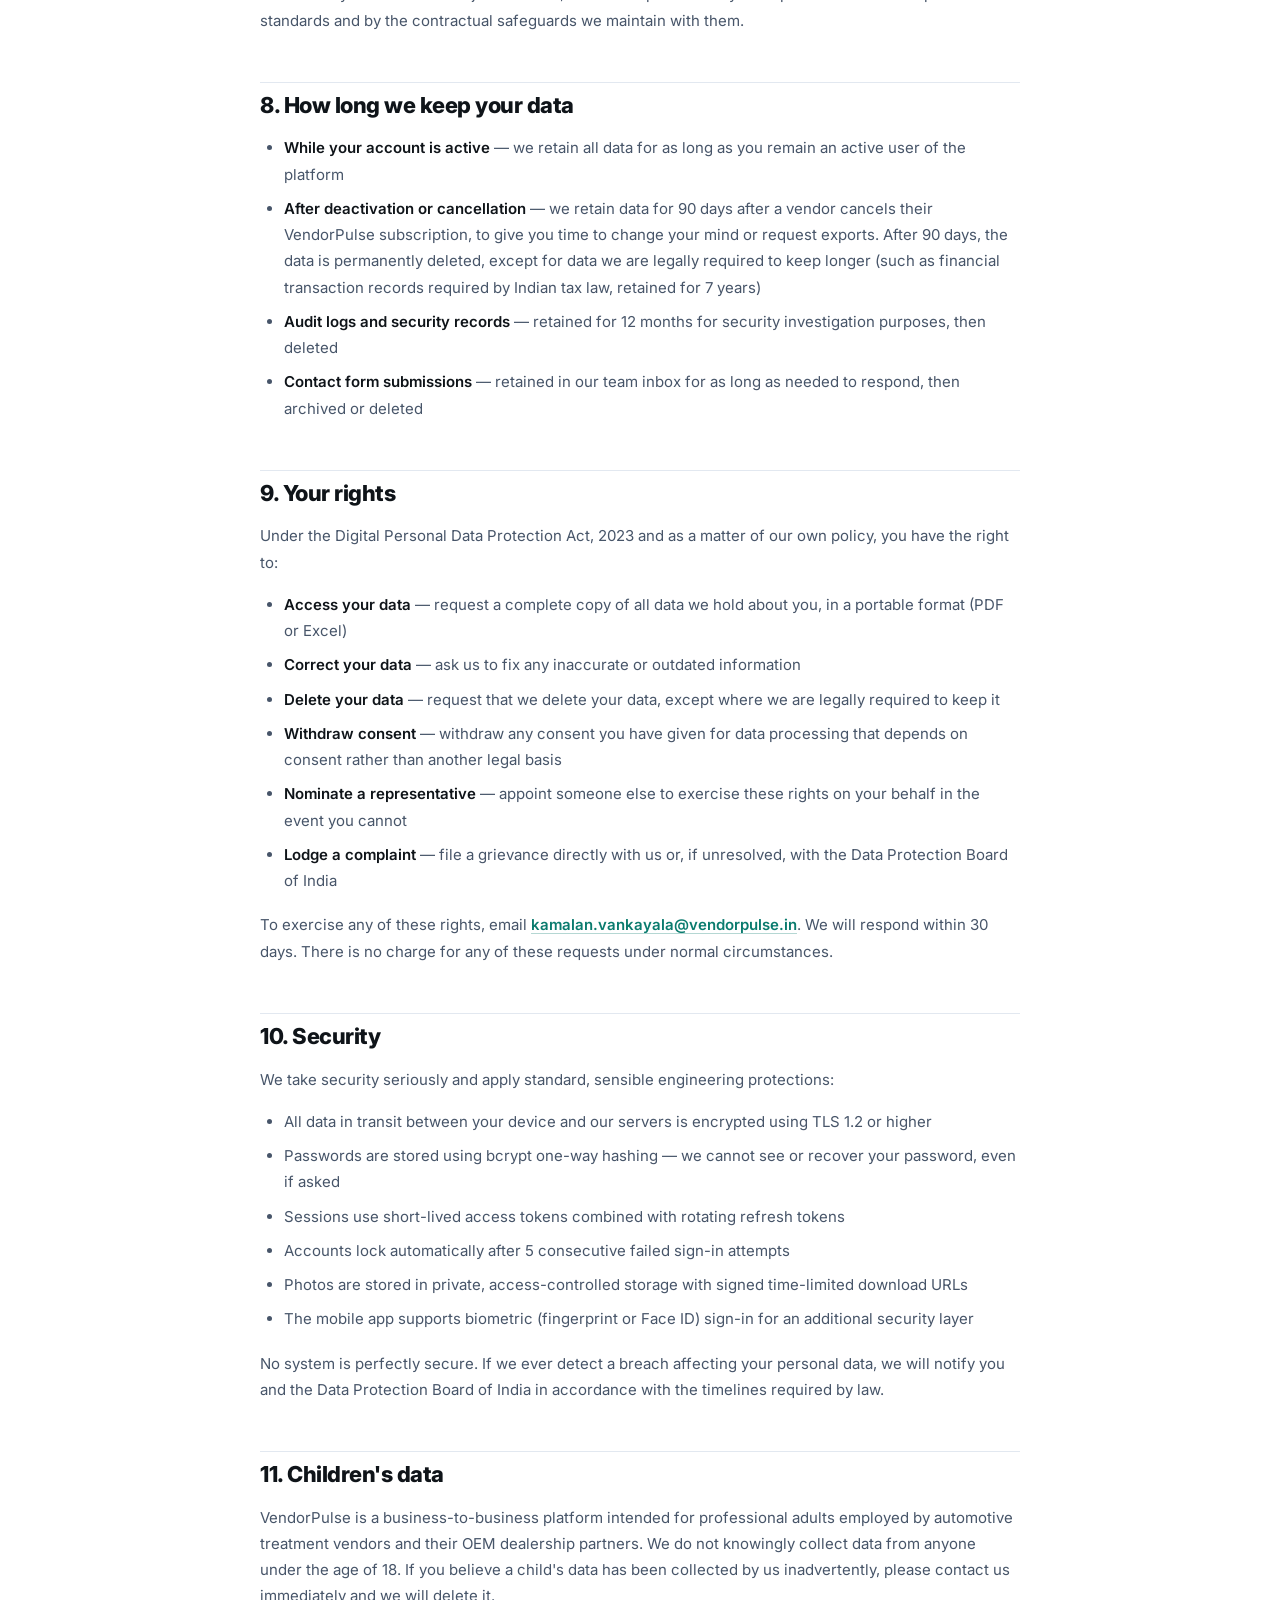
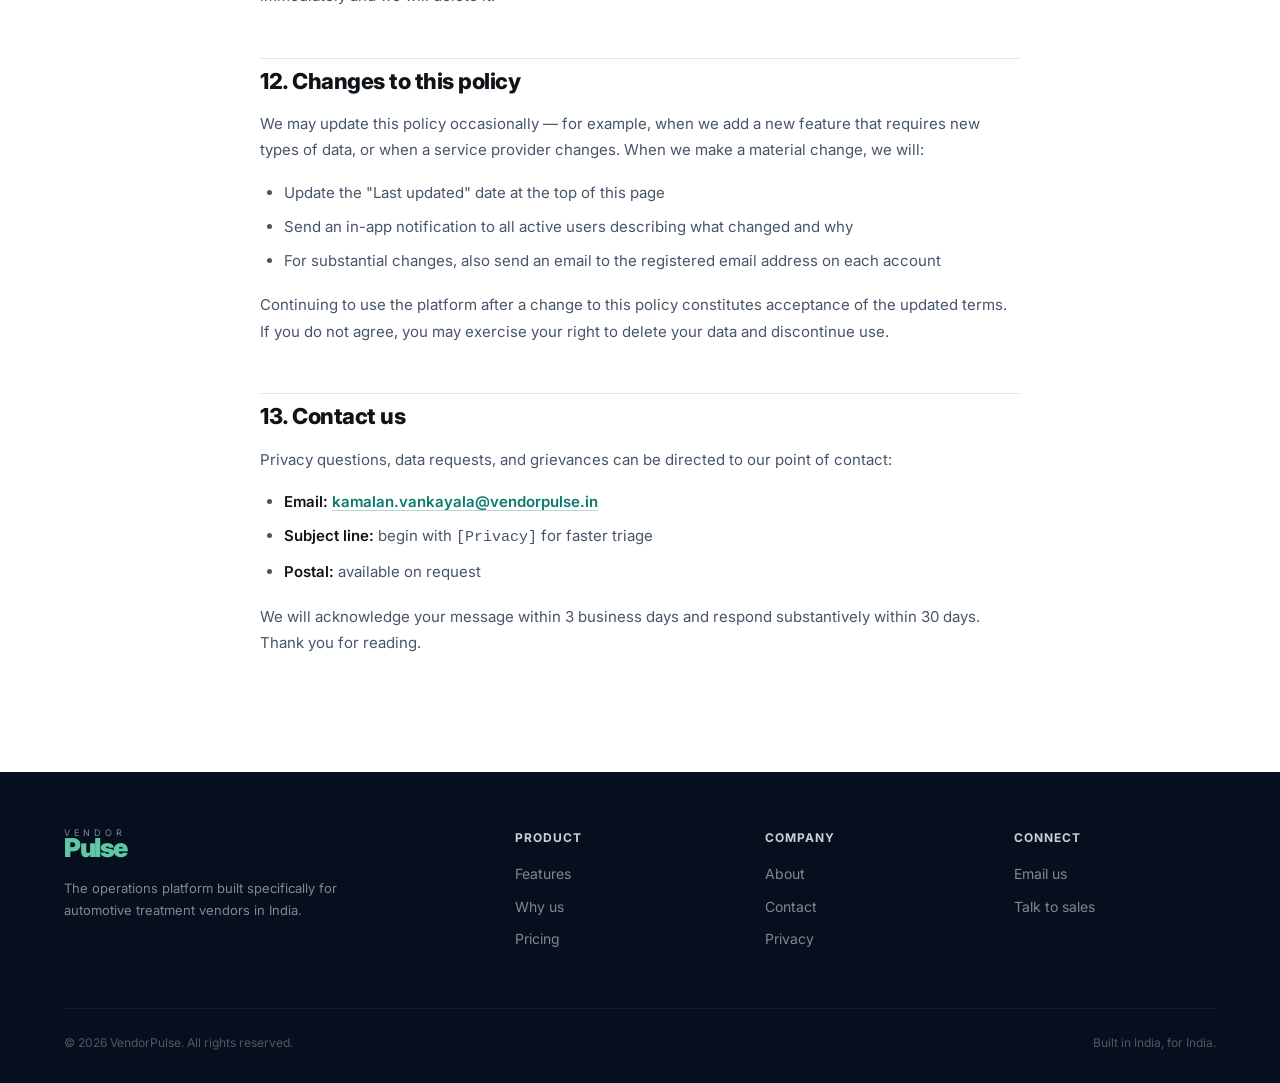
<file: privacy.html>
<!doctype html>
<html lang="en">
<head>
<meta charset="utf-8">
<meta name="viewport" content="width=device-width, initial-scale=1">
<title>Privacy Policy — VendorPulse</title>
<meta name="description" content="VendorPulse Privacy Policy — what data we collect, how we use it, and your rights under the Digital Personal Data Protection Act (DPDPA), 2023.">
<meta property="og:title" content="Privacy Policy — VendorPulse">
<meta property="og:description" content="How we handle data on the VendorPulse platform.">
<meta property="og:type" content="website">
<meta property="og:url" content="https://vendorpulse.in/privacy.html">
<link rel="preconnect" href="https://fonts.googleapis.com">
<link rel="preconnect" href="https://fonts.gstatic.com" crossorigin>
<link href="https://fonts.googleapis.com/css2?family=Inter:wght@400;500;600;700;800;900&display=swap" rel="stylesheet">
<link rel="stylesheet" href="https://cdn.jsdelivr.net/npm/aos@2.3.4/dist/aos.css">
<link rel="stylesheet" href="assets/css/styles.css">
<link rel="icon" type="image/svg+xml" href="assets/img/favicon.svg">
</head>
<body>

<nav class="nav">
  <div class="nav-inner">
    <a href="/" class="brand">
      <span class="brand-vendor">VENDOR</span>
      <span class="brand-pulse">Pulse</span>
    </a>
    <button class="nav-toggle" aria-label="Menu">☰</button>
    <div class="nav-links">
      <a href="product.html">Product</a>
      <a href="why.html">Why us</a>
      <a href="pricing.html">Pricing</a>
      <a href="about.html">About</a>
      <a href="contact.html" class="nav-cta">Book a demo</a>
    </div>
  </div>
</nav>

<section class="page-hero">
  <div class="container">
    <span class="page-hero-tag" data-aos="fade-up">Privacy</span>
    <h1 data-aos="fade-up" data-aos-delay="100">Privacy Policy</h1>
    <p data-aos="fade-up" data-aos-delay="200">What we collect, why we collect it, and what we do with it. Written in plain language — because if you can't understand it, it isn't really informed consent.</p>
  </div>
</section>

<section class="legal-section">
  <div class="container">
    <div class="legal-content">

      <span class="updated">Last updated · 17 June 2026</span>

      <div class="legal-summary">
        <strong>The short version</strong>
        VendorPulse is a B2B operations platform. We collect data needed to run your vendor business — bookings, photos, attendance, customer details — and share it only with the vendor and the dealership in your specific business relationship. We do not sell your data, we do not share it with advertisers, and we do not use it to train AI models. You can export or delete it at any time.
      </div>

      <h2>1. Who this policy applies to</h2>
      <p>This Privacy Policy covers data processed through:</p>
      <ul>
        <li>The VendorPulse mobile application on Android and iOS</li>
        <li>The VendorPulse web-based administration interface</li>
        <li>This website (<a href="https://vendorpulse.in">vendorpulse.in</a>) and the contact form on it</li>
      </ul>
      <p>It applies to all users of the platform — vendor owners, vendor managers, supervisors, applicators, service advisors, service managers, and anyone else with an account — as well as visitors to this website.</p>

      <h2>2. Who is responsible for your data</h2>
      <p>VendorPulse is operated from India by Kamalan Vankayala. For the purposes of the Digital Personal Data Protection Act, 2023 (DPDPA), VendorPulse acts as:</p>
      <ul>
        <li><strong>Data Fiduciary</strong> for account information of users, website visitor data, and operational platform data</li>
        <li><strong>Data Processor</strong> for end-customer information (such as the names and vehicle details of customers booked into the platform by your team), which the vendor business is the Data Fiduciary for</li>
      </ul>
      <p>You can reach our point of contact for any data-related question at <a href="mailto:kamalan.vankayala@vendorpulse.in">kamalan.vankayala@vendorpulse.in</a>.</p>

      <h2>3. What data we collect</h2>

      <h3>3.1 Account information</h3>
      <p>When your administrator creates your VendorPulse account, we receive and store:</p>
      <ul>
        <li>Your full name</li>
        <li>Email address</li>
        <li>Mobile number (if provided)</li>
        <li>Your role (Service Advisor, Supervisor, Applicator, etc.)</li>
        <li>Your assigned location and organisation (vendor or OEM dealership)</li>
        <li>Date of birth (optional, only if you provide it)</li>
        <li>A securely hashed copy of your password (we never store passwords in plain text)</li>
      </ul>

      <h3>3.2 Operational data you create or interact with</h3>
      <p>As you use the platform, we collect data that records your work:</p>
      <ul>
        <li><strong>Bookings</strong> — customer name, vehicle make, model and registration number, treatment type, pricing, status, and notes</li>
        <li><strong>Photos</strong> — before and after photos of vehicles you capture during job documentation, with embedded EXIF metadata (date, time, and GPS coordinates of capture)</li>
        <li><strong>Attendance</strong> — your check-in and check-out times, with the GPS coordinates of where each check-in or check-out occurred</li>
        <li><strong>Incentives</strong> — the bookings credited to you, calculated commission amounts, and approval history</li>
        <li><strong>Audit trail</strong> — a record of significant actions you take in the system (creating a booking, approving a discount, etc.) for security and dispute resolution</li>
      </ul>

      <h3>3.3 Location data</h3>
      <p>VendorPulse uses your device's GPS location in three specific situations only:</p>
      <ul>
        <li>When you check in or check out for attendance (to verify presence within the dealership's geofence, typically a 100-metre radius)</li>
        <li>When you capture a vehicle photo during job documentation (to embed location proof inside the photo)</li>
        <li>When you accept or update a booking (to validate the action originated from a permitted location)</li>
      </ul>
      <p>We do not track your location continuously. We do not collect location data when the app is in the background. We do not build any kind of movement profile, route history, or behaviour pattern.</p>

      <h3>3.4 Device and technical data</h3>
      <p>To deliver the service reliably and keep accounts secure, we automatically collect:</p>
      <ul>
        <li>Device type, operating system, and operating system version</li>
        <li>Push notification token (for sending booking alerts and approval requests)</li>
        <li>Approximate IP address and the timestamp of each session, used only for security monitoring (e.g. detecting unusual sign-in patterns)</li>
        <li>Failed login attempts and account-lock events</li>
      </ul>

      <h3>3.5 Website data</h3>
      <p>This website (<a href="https://vendorpulse.in">vendorpulse.in</a>) is currently kept deliberately lightweight. We do not run any third-party analytics, advertising, retargeting, or behavioural tracking on this site. The only data we collect from website visitors is what you choose to send through the contact form on the <a href="contact.html">demo request page</a> — your name, company, email, phone, and the message you write. That submission goes to our team's inbox through <a href="https://formspree.io">Formspree</a> and is used to respond to you.</p>

      <h2>4. How we use your data</h2>
      <p>We use the data described above for the following purposes, and only these:</p>
      <ul>
        <li><strong>Running the service</strong> — authenticating your sign-in, displaying your bookings, allowing your supervisor to see job status, calculating incentives, generating reports, sending push notifications relevant to your role</li>
        <li><strong>Operational accountability</strong> — making before/after photo evidence available to your vendor, the dealership, and the end customer for dispute resolution</li>
        <li><strong>Security</strong> — detecting suspicious sign-in attempts, locking accounts after repeated failures, maintaining audit logs</li>
        <li><strong>Customer support</strong> — responding to questions you send us</li>
        <li><strong>Legal compliance</strong> — meeting tax, accounting, or law-enforcement obligations when properly served with valid legal process</li>
        <li><strong>Improving the product</strong> — reviewing aggregated, anonymised patterns of how the app is used (for example, which screens cause the most exits) to fix friction and add useful features</li>
      </ul>
      <p>We will not use your data for any other purpose without telling you first and obtaining your consent.</p>

      <h2>5. What we do NOT do with your data</h2>
      <p>To be explicit about boundaries we have set ourselves:</p>
      <ul>
        <li>We do not sell your data to anyone, ever, for any reason</li>
        <li>We do not share your data with advertisers, marketing networks, data brokers, or aggregators</li>
        <li>We do not use your photos, booking data, or any other content to train artificial intelligence or machine learning models</li>
        <li>We do not give third-party developers access to your data through APIs without your explicit administrator's authorisation</li>
        <li>We do not match data across vendors — each vendor's data is isolated and never combined for cross-vendor benchmarking without explicit consent</li>
      </ul>

      <h2>6. Who sees your data</h2>
      <p>Your data is visible only to specific parties with a legitimate need to see it:</p>
      <ul>
        <li><strong>Your vendor organisation</strong> — owners and managers within your vendor company can see the operational data of users on their team, scoped by location and role permissions</li>
        <li><strong>The dealership where you work</strong> — service managers at an OEM dealership can see the bookings and job status that occur at their location, but cannot see vendor-internal data like applicator salaries, supervisor attendance details, or commission calculations</li>
        <li><strong>The end customer</strong> — the car owner whose vehicle is being treated can be shown the before/after photos of their own vehicle at the vendor's discretion</li>
        <li><strong>VendorPulse staff</strong> — limited to the founder and any future authorised support team members, only when investigating a support ticket or a security incident, and access is logged</li>
        <li><strong>Service providers we use</strong> — see the next section</li>
      </ul>

      <h2>7. Service providers and where data is stored</h2>
      <p>To deliver VendorPulse, we rely on a small number of carefully chosen infrastructure providers. Each has been selected for its security and privacy posture. We do not pass data to any other third party.</p>
      <ul>
        <li><strong>Hetzner Online GmbH</strong> (Germany) — hosts the VendorPulse application servers and the PostgreSQL database where your bookings, account information, and operational records are stored</li>
        <li><strong>Cloudflare, Inc.</strong> (United States) — provides DNS, the public website at <a href="https://vendorpulse.in">vendorpulse.in</a>, and our R2 object storage where photos uploaded from the mobile app are stored</li>
        <li><strong>Resend</strong> (United States) — handles transactional emails such as account invites, password resets, and report deliveries</li>
        <li><strong>Zoho Corporation</strong> (India) — provides our team email infrastructure</li>
        <li><strong>Formspree</strong> (United States) — receives submissions from the contact form on this website and forwards them to our inbox</li>
        <li><strong>Expo / Apple / Google</strong> — operate the app distribution and push notification infrastructure for the mobile apps</li>
      </ul>
      <p>Some of these providers are located outside India. By using VendorPulse, you consent to the cross-border transfer of your data to these jurisdictions, where it is protected by each provider's own data protection standards and by the contractual safeguards we maintain with them.</p>

      <h2>8. How long we keep your data</h2>
      <ul>
        <li><strong>While your account is active</strong> — we retain all data for as long as you remain an active user of the platform</li>
        <li><strong>After deactivation or cancellation</strong> — we retain data for 90 days after a vendor cancels their VendorPulse subscription, to give you time to change your mind or request exports. After 90 days, the data is permanently deleted, except for data we are legally required to keep longer (such as financial transaction records required by Indian tax law, retained for 7 years)</li>
        <li><strong>Audit logs and security records</strong> — retained for 12 months for security investigation purposes, then deleted</li>
        <li><strong>Contact form submissions</strong> — retained in our team inbox for as long as needed to respond, then archived or deleted</li>
      </ul>

      <h2>9. Your rights</h2>
      <p>Under the Digital Personal Data Protection Act, 2023 and as a matter of our own policy, you have the right to:</p>
      <ul>
        <li><strong>Access your data</strong> — request a complete copy of all data we hold about you, in a portable format (PDF or Excel)</li>
        <li><strong>Correct your data</strong> — ask us to fix any inaccurate or outdated information</li>
        <li><strong>Delete your data</strong> — request that we delete your data, except where we are legally required to keep it</li>
        <li><strong>Withdraw consent</strong> — withdraw any consent you have given for data processing that depends on consent rather than another legal basis</li>
        <li><strong>Nominate a representative</strong> — appoint someone else to exercise these rights on your behalf in the event you cannot</li>
        <li><strong>Lodge a complaint</strong> — file a grievance directly with us or, if unresolved, with the Data Protection Board of India</li>
      </ul>
      <p>To exercise any of these rights, email <a href="mailto:kamalan.vankayala@vendorpulse.in">kamalan.vankayala@vendorpulse.in</a>. We will respond within 30 days. There is no charge for any of these requests under normal circumstances.</p>

      <h2>10. Security</h2>
      <p>We take security seriously and apply standard, sensible engineering protections:</p>
      <ul>
        <li>All data in transit between your device and our servers is encrypted using TLS 1.2 or higher</li>
        <li>Passwords are stored using bcrypt one-way hashing — we cannot see or recover your password, even if asked</li>
        <li>Sessions use short-lived access tokens combined with rotating refresh tokens</li>
        <li>Accounts lock automatically after 5 consecutive failed sign-in attempts</li>
        <li>Photos are stored in private, access-controlled storage with signed time-limited download URLs</li>
        <li>The mobile app supports biometric (fingerprint or Face ID) sign-in for an additional security layer</li>
      </ul>
      <p>No system is perfectly secure. If we ever detect a breach affecting your personal data, we will notify you and the Data Protection Board of India in accordance with the timelines required by law.</p>

      <h2>11. Children's data</h2>
      <p>VendorPulse is a business-to-business platform intended for professional adults employed by automotive treatment vendors and their OEM dealership partners. We do not knowingly collect data from anyone under the age of 18. If you believe a child's data has been collected by us inadvertently, please contact us immediately and we will delete it.</p>

      <h2>12. Changes to this policy</h2>
      <p>We may update this policy occasionally — for example, when we add a new feature that requires new types of data, or when a service provider changes. When we make a material change, we will:</p>
      <ul>
        <li>Update the "Last updated" date at the top of this page</li>
        <li>Send an in-app notification to all active users describing what changed and why</li>
        <li>For substantial changes, also send an email to the registered email address on each account</li>
      </ul>
      <p>Continuing to use the platform after a change to this policy constitutes acceptance of the updated terms. If you do not agree, you may exercise your right to delete your data and discontinue use.</p>

      <h2>13. Contact us</h2>
      <p>Privacy questions, data requests, and grievances can be directed to our point of contact:</p>
      <ul>
        <li><strong>Email:</strong> <a href="mailto:kamalan.vankayala@vendorpulse.in">kamalan.vankayala@vendorpulse.in</a></li>
        <li><strong>Subject line:</strong> begin with <code>[Privacy]</code> for faster triage</li>
        <li><strong>Postal:</strong> available on request</li>
      </ul>
      <p>We will acknowledge your message within 3 business days and respond substantively within 30 days. Thank you for reading.</p>

    </div>
  </div>
</section>

<footer class="footer">
  <div class="container">
    <div class="footer-grid">
      <div class="footer-brand">
        <a href="/" class="brand">
          <span class="brand-vendor">VENDOR</span>
          <span class="brand-pulse">Pulse</span>
        </a>
        <p>The operations platform built specifically for automotive treatment vendors in India.</p>
      </div>
      <div class="footer-col">
        <h4>Product</h4>
        <a href="product.html">Features</a>
        <a href="why.html">Why us</a>
        <a href="pricing.html">Pricing</a>
      </div>
      <div class="footer-col">
        <h4>Company</h4>
        <a href="about.html">About</a>
        <a href="contact.html">Contact</a>
        <a href="privacy.html">Privacy</a>
      </div>
      <div class="footer-col">
        <h4>Connect</h4>
        <a href="mailto:kamalan.vankayala@vendorpulse.in">Email us</a>
        <a href="contact.html">Talk to sales</a>
      </div>
    </div>
    <div class="footer-bottom">
      <div>© 2026 VendorPulse. All rights reserved.</div>
      <div>Built in India, for India.</div>
    </div>
  </div>
</footer>

<script src="https://cdn.jsdelivr.net/npm/aos@2.3.4/dist/aos.js"></script>
<script src="assets/js/main.js"></script>
</body>
</html>
</file>
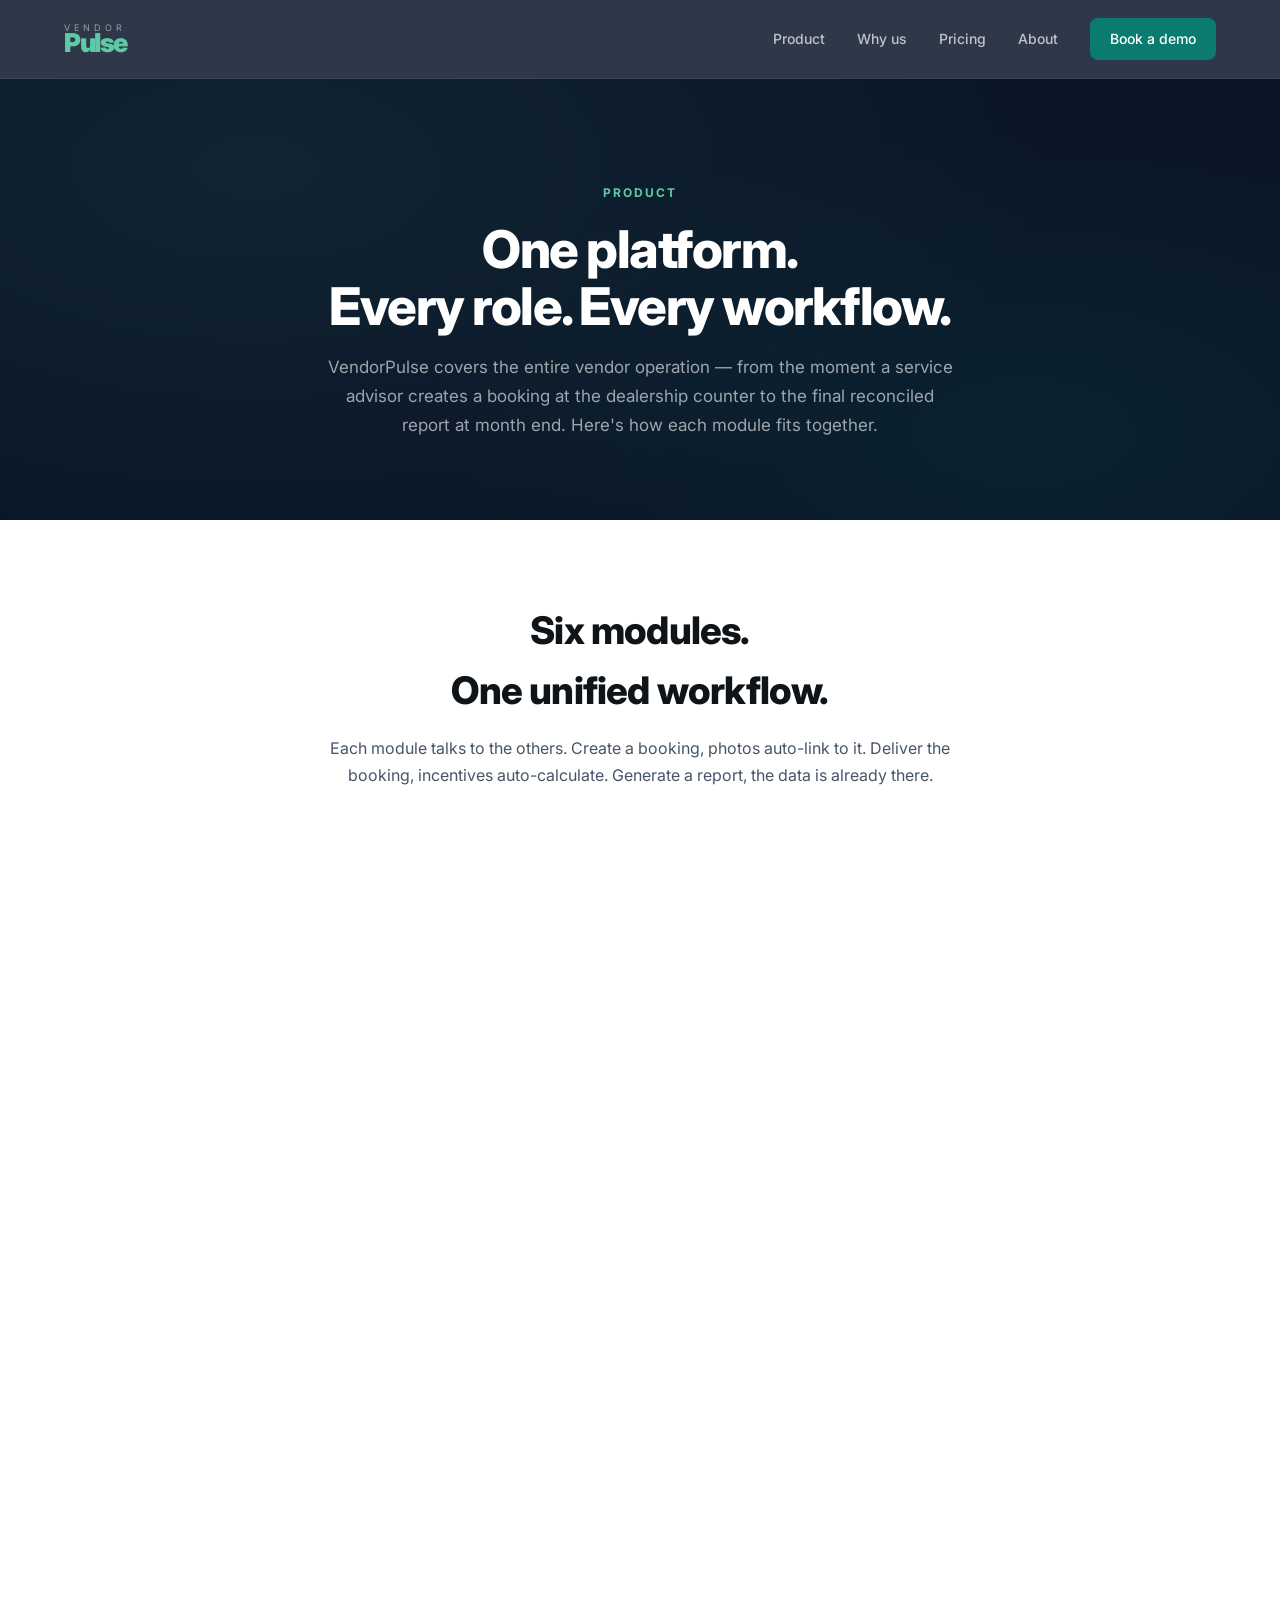
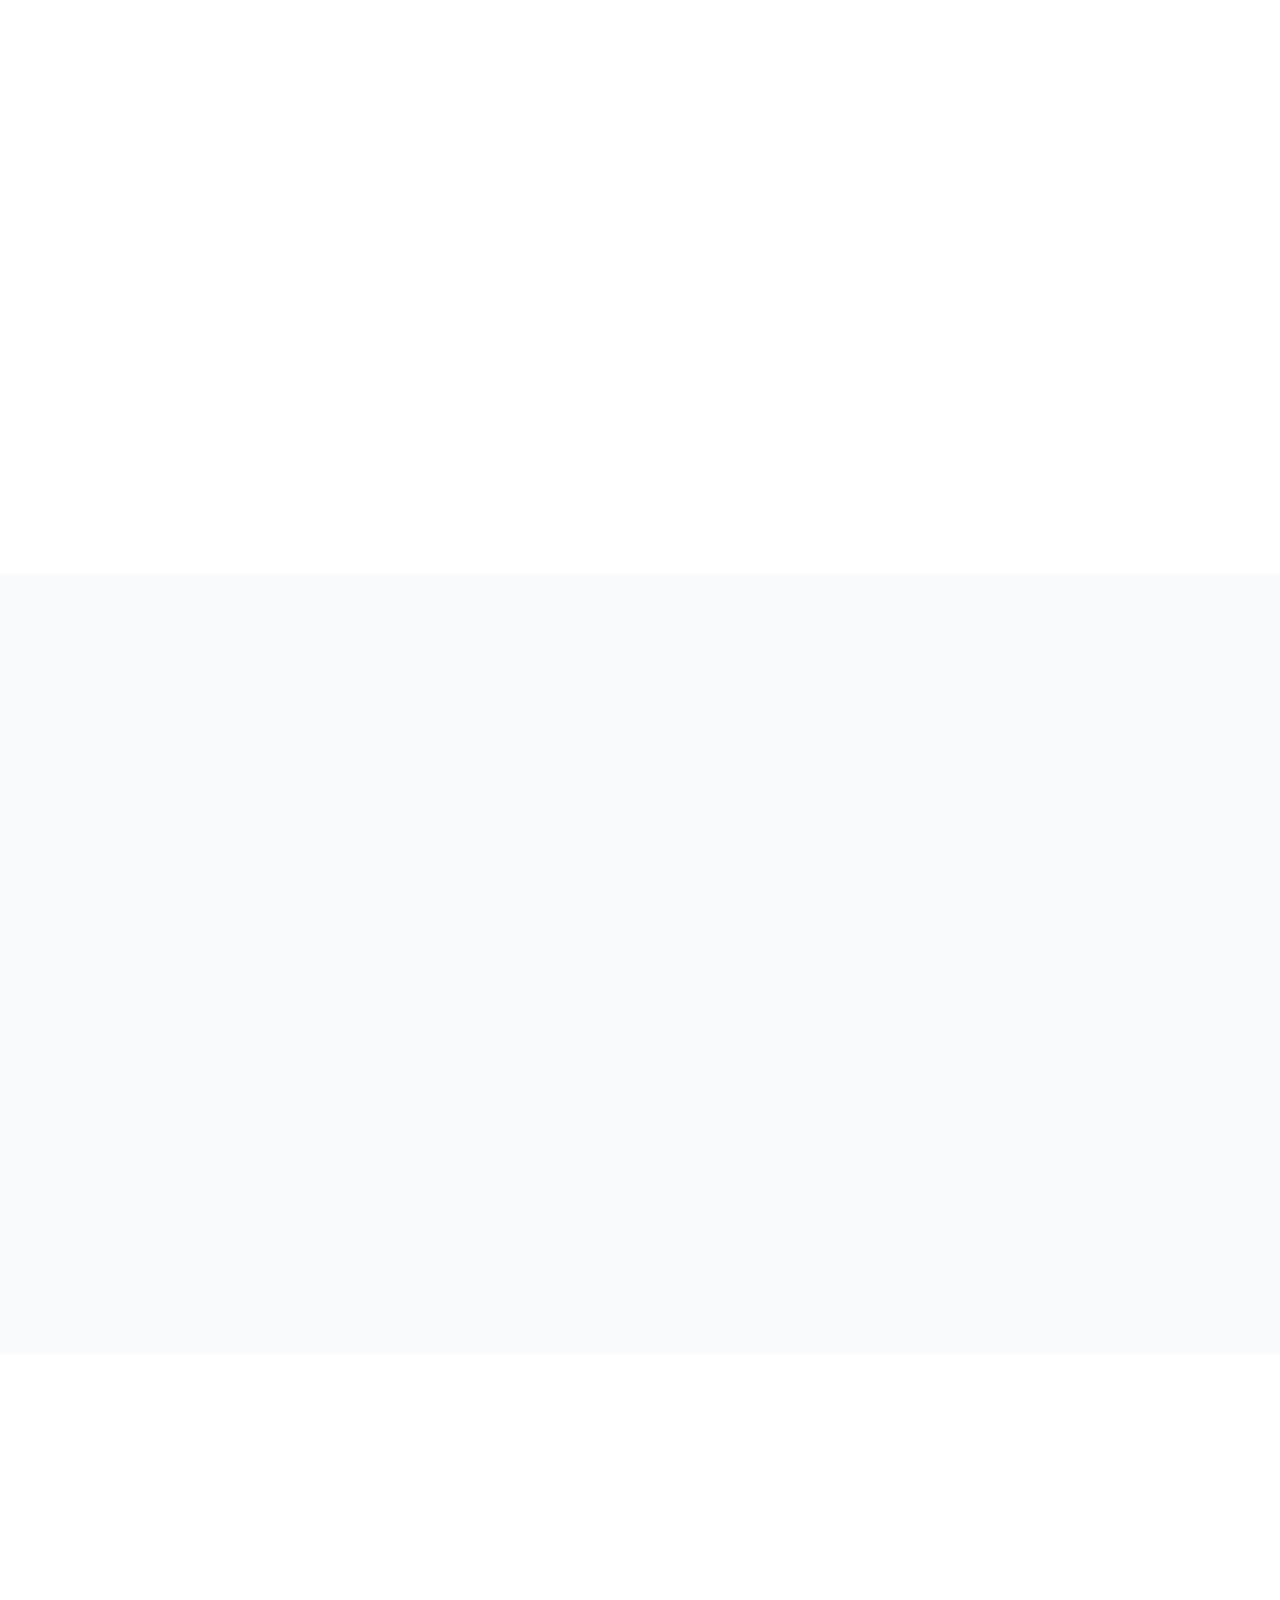
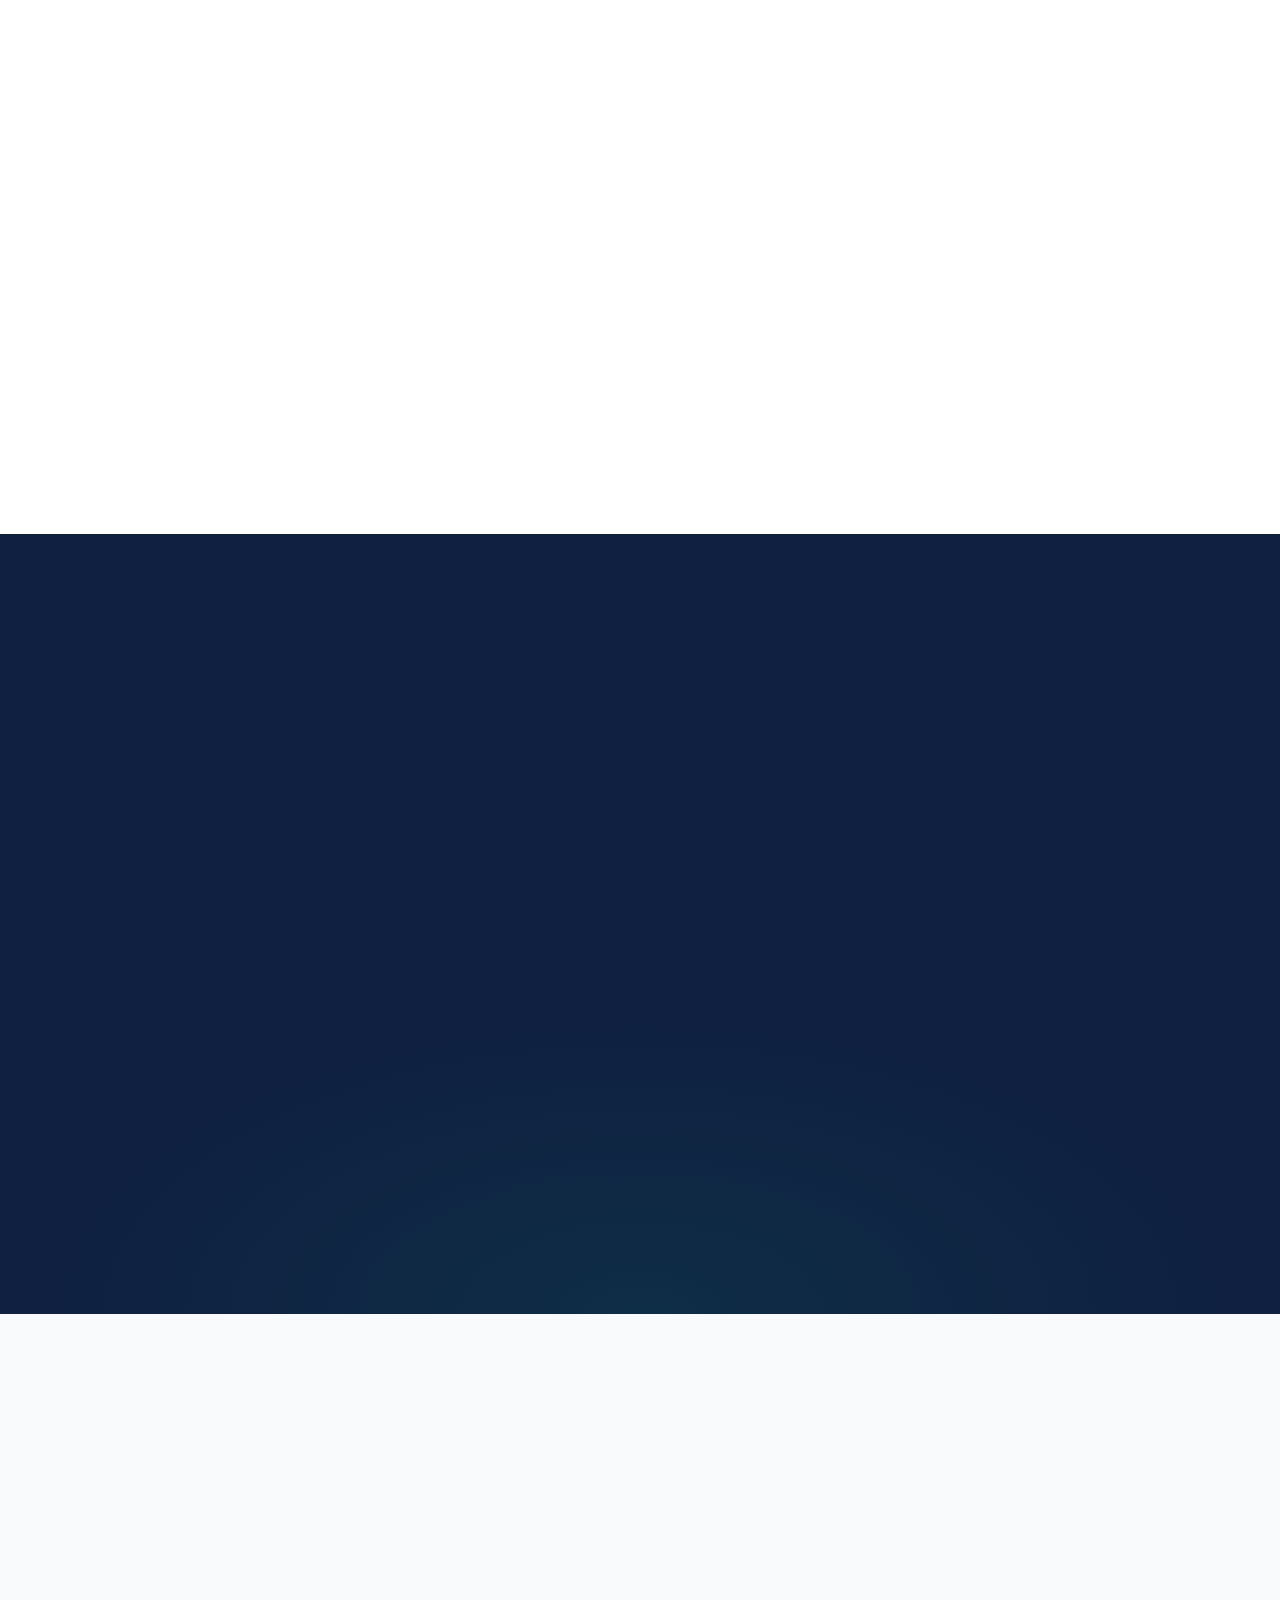
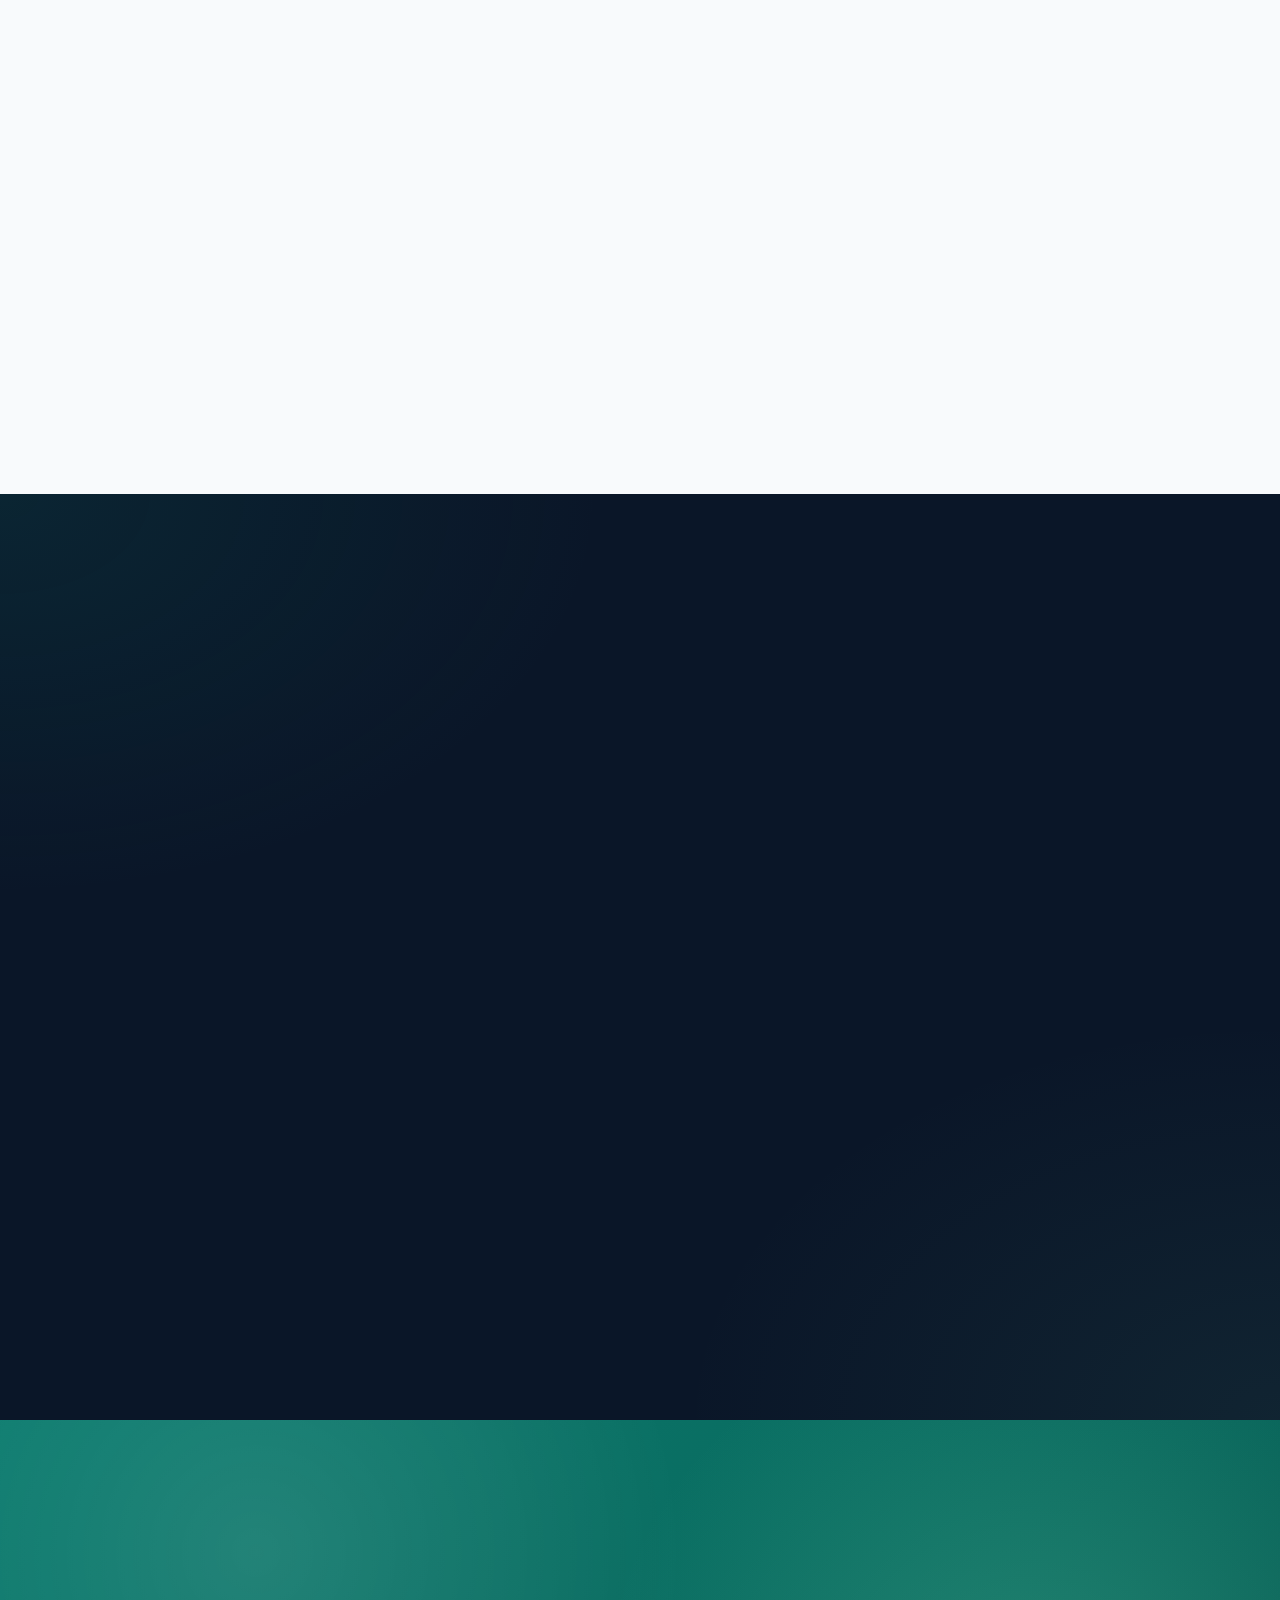
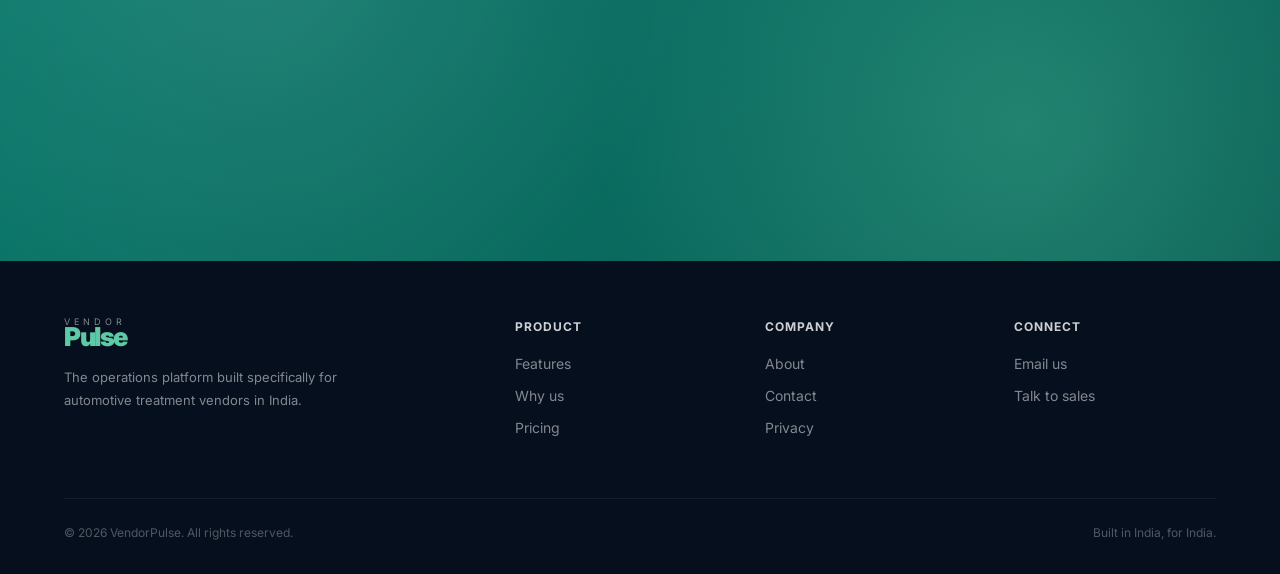
<file: product.html>
<!doctype html>
<html lang="en">
<head>
<meta charset="utf-8">
<meta name="viewport" content="width=device-width, initial-scale=1">
<title>Product — VendorPulse</title>
<meta name="description" content="A deep look at VendorPulse — booking management, photo documentation, live tracking, attendance, incentives, and analytics. Every module built for automotive treatment vendors.">
<meta property="og:title" content="Product — VendorPulse">
<meta property="og:description" content="Every module of VendorPulse, in detail. From booking creation to final report.">
<meta property="og:type" content="website">
<meta property="og:url" content="https://vendorpulse.in/product.html">
<link rel="preconnect" href="https://fonts.googleapis.com">
<link rel="preconnect" href="https://fonts.gstatic.com" crossorigin>
<link href="https://fonts.googleapis.com/css2?family=Inter:wght@400;500;600;700;800;900&display=swap" rel="stylesheet">
<link rel="stylesheet" href="https://cdn.jsdelivr.net/npm/aos@2.3.4/dist/aos.css">
<link rel="stylesheet" href="assets/css/styles.css">
<link rel="icon" type="image/svg+xml" href="assets/img/favicon.svg">
</head>
<body>

<nav class="nav">
  <div class="nav-inner">
    <a href="/" class="brand">
      <span class="brand-vendor">VENDOR</span>
      <span class="brand-pulse">Pulse</span>
    </a>
    <button class="nav-toggle" aria-label="Menu">☰</button>
    <div class="nav-links">
      <a href="product.html">Product</a>
      <a href="why.html">Why us</a>
      <a href="pricing.html">Pricing</a>
      <a href="about.html">About</a>
      <a href="contact.html" class="nav-cta">Book a demo</a>
    </div>
  </div>
</nav>

<section class="page-hero">
  <div class="container">
    <span class="page-hero-tag" data-aos="fade-up">Product</span>
    <h1 data-aos="fade-up" data-aos-delay="100">One platform.<br>Every role. Every workflow.</h1>
    <p data-aos="fade-up" data-aos-delay="200">VendorPulse covers the entire vendor operation — from the moment a service advisor creates a booking at the dealership counter to the final reconciled report at month end. Here's how each module fits together.</p>
  </div>
</section>

<!-- ── Module overview strip ─────────────────────────────────── -->
<section class="module-strip">
  <div class="container">
    <div class="module-strip-header" data-aos="fade-up">
      <h2>Six modules.<br>One unified workflow.</h2>
      <p>Each module talks to the others. Create a booking, photos auto-link to it. Deliver the booking, incentives auto-calculate. Generate a report, the data is already there.</p>
    </div>
    <div class="module-grid">
      <div class="module-card" data-aos="fade-up">
        <div class="module-card-icon"><svg width="22" height="22" viewBox="0 0 24 24" fill="none" stroke="currentColor" stroke-width="2" stroke-linecap="round" stroke-linejoin="round"><rect x="8" y="2" width="8" height="4" rx="1"/><path d="M16 4h2a2 2 0 0 1 2 2v14a2 2 0 0 1-2 2H6a2 2 0 0 1-2-2V6a2 2 0 0 1 2-2h2"/><path d="M9 12h6M9 16h6"/></svg></div>
        <h3>Bookings</h3>
        <p>Multi-treatment bookings with customer details, vehicle info, smart pricing, and approval flows for discounts.</p>
      </div>
      <div class="module-card" data-aos="fade-up" data-aos-delay="60">
        <div class="module-card-icon"><svg width="22" height="22" viewBox="0 0 24 24" fill="none" stroke="currentColor" stroke-width="2" stroke-linecap="round" stroke-linejoin="round"><path d="M14.5 4h-5L7 7H4a2 2 0 0 0-2 2v9a2 2 0 0 0 2 2h16a2 2 0 0 0 2-2V9a2 2 0 0 0-2-2h-3l-2.5-3Z"/><circle cx="12" cy="13" r="4"/></svg></div>
        <h3>Photo documentation</h3>
        <p>17-area before/after capture with GPS verification. Cloud-stored, customer-reviewable, dispute-proof.</p>
      </div>
      <div class="module-card" data-aos="fade-up" data-aos-delay="120">
        <div class="module-card-icon"><svg width="22" height="22" viewBox="0 0 24 24" fill="none" stroke="currentColor" stroke-width="2" stroke-linecap="round" stroke-linejoin="round"><path d="M2 12s3-7 10-7 10 7 10 7-3 7-10 7-10-7-10-7Z"/><circle cx="12" cy="12" r="3"/></svg></div>
        <h3>Live tracking</h3>
        <p>Real-time job status across all locations. Owners see everything; supervisors see their bay; advisors see their bookings.</p>
      </div>
      <div class="module-card" data-aos="fade-up" data-aos-delay="180">
        <div class="module-card-icon"><svg width="22" height="22" viewBox="0 0 24 24" fill="none" stroke="currentColor" stroke-width="2" stroke-linecap="round" stroke-linejoin="round"><rect x="3" y="4" width="18" height="18" rx="2"/><path d="M16 2v4M8 2v4M3 10h18"/><path d="m9 16 2 2 4-4"/></svg></div>
        <h3>Attendance</h3>
        <p>GPS-stamped check-in/check-out for supervisors and applicators. Geofenced to the dealership boundary.</p>
      </div>
      <div class="module-card" data-aos="fade-up" data-aos-delay="240">
        <div class="module-card-icon"><svg width="22" height="22" viewBox="0 0 24 24" fill="none" stroke="currentColor" stroke-width="2" stroke-linecap="round" stroke-linejoin="round"><polyline points="22 7 13.5 15.5 8.5 10.5 2 17"/><polyline points="16 7 22 7 22 13"/></svg></div>
        <h3>Incentives</h3>
        <p>Retroactive slab-based commission calculations. Cross a tier, every booking that month recalculates instantly.</p>
      </div>
      <div class="module-card" data-aos="fade-up" data-aos-delay="300">
        <div class="module-card-icon"><svg width="22" height="22" viewBox="0 0 24 24" fill="none" stroke="currentColor" stroke-width="2" stroke-linecap="round" stroke-linejoin="round"><line x1="12" y1="20" x2="12" y2="10"/><line x1="18" y1="20" x2="18" y2="4"/><line x1="6" y1="20" x2="6" y2="16"/><line x1="3" y1="20" x2="21" y2="20"/></svg></div>
        <h3>Analytics & reports</h3>
        <p>Owner dashboards, custom report builder, automatic scheduled exports in PDF, Excel, and CSV.</p>
      </div>
    </div>
  </div>
</section>

<!-- ── Deep-dive: Bookings ────────────────────────────────────── -->
<section class="feature-section">
  <div class="container">
    <div class="feature-grid">
      <div class="feature-text" data-aos="fade-right">
        <span class="feature-tag">01 / Booking management</span>
        <h2>From walk-in to delivery,<br>everything is captured.</h2>
        <p class="feature-sub">Service advisors create bookings in under a minute. Multi-treatment selection, smart pricing, customer phone numbers, delivery expectations — all in one place. The Supervisor team gets a push notification the instant a booking is created.</p>
        <ul>
          <li><span class="check">✓</span>Multi-treatment selection with auto-calculated pricing</li>
          <li><span class="check">✓</span>Customer & vehicle details with one-tap call buttons</li>
          <li><span class="check">✓</span>Discount and No-Demand-Promise (NDP) approval workflows</li>
          <li><span class="check">✓</span>Status-based filters: Booked, Accepted, In Progress, QC, Delivered</li>
          <li><span class="check">✓</span>Cancellation flows with mandatory reasons for audit</li>
        </ul>
      </div>
      <div class="feature-visual" data-aos="fade-left">
        <div class="phone-frame">
          <div class="visual-glow"></div>
          <div class="phone-screen">
            <img src="assets/img/screenshots/booking-detail.jpeg" alt="Booking detail screen">
          </div>
        </div>
      </div>
    </div>
  </div>
</section>

<!-- ── Deep-dive: Photo documentation ─────────────────────────── -->
<section class="feature-section alt">
  <div class="container">
    <div class="feature-grid reverse">
      <div class="feature-text" data-aos="fade-left">
        <span class="feature-tag">02 / Photo documentation</span>
        <h2>17-area capture.<br>GPS-stamped. Dispute-proof.</h2>
        <p class="feature-sub">Every job starts with a structured photo capture covering 17 distinct vehicle areas — bonnet, front bumper, doors, wheel arches, interior. GPS coordinates are embedded in every photo's metadata. Try to upload from gallery? Blocked. Try to fake the location? Rejected. The evidence is bulletproof.</p>
        <ul>
          <li><span class="check">✓</span>Structured 17-area capture flow — no missed angles</li>
          <li><span class="check">✓</span>GPS within 500m of dealership, time-stamped, vendor-stamped</li>
          <li><span class="check">✓</span>Camera-only — gallery upload blocked for integrity</li>
          <li><span class="check">✓</span>Customer can review every photo before delivery</li>
          <li><span class="check">✓</span>Cloud-stored on R2, accessible from any device, forever</li>
        </ul>
      </div>
      <div class="feature-visual" data-aos="fade-right">
        <div class="phone-frame">
          <div class="visual-glow"></div>
          <div class="phone-screen">
            <img src="assets/img/screenshots/booking-before.jpeg" alt="Supervisor photo capture screen — 17-area documentation">
          </div>
        </div>
      </div>
    </div>
  </div>
</section>

<!-- ── Deep-dive: Live tracking ───────────────────────────────── -->
<section class="feature-section">
  <div class="container">
    <div class="feature-grid">
      <div class="feature-text" data-aos="fade-right">
        <span class="feature-tag">03 / Live job tracking</span>
        <h2>Stop calling for status updates.<br>Watch them live.</h2>
        <p class="feature-sub">Owners see every job at every location, in real time. Supervisors see their bay's queue. Applicators see only what's assigned to them. Status changes propagate instantly via WebSocket — no refresh needed, no WhatsApp pings to chase.</p>
        <ul>
          <li><span class="check">✓</span>Live booking list with status colour-coding</li>
          <li><span class="check">✓</span>Multi-location filtering for owners and managers</li>
          <li><span class="check">✓</span>Quality check gates before delivery — no skipping QC</li>
          <li><span class="check">✓</span>Push notifications routed by role and relevance</li>
          <li><span class="check">✓</span>Audit trail: who changed what status, when, why</li>
        </ul>
      </div>
      <div class="feature-visual" data-aos="fade-left">
        <div class="phone-frame">
          <div class="visual-glow"></div>
          <div class="phone-screen">
            <img src="assets/img/screenshots/booking-list.jpeg" alt="Live booking list">
          </div>
        </div>
      </div>
    </div>
  </div>
</section>

<!-- ── Deep-dive: Attendance + Incentives (text-only, dark) ────── -->
<section class="feature-section dark">
  <div class="container">
    <div class="feature-grid">
      <div class="feature-text" data-aos="fade-right">
        <span class="feature-tag">04 / Attendance & incentives</span>
        <h2>Two workflows.<br>One operations engine.</h2>
        <p class="feature-sub">Attendance is GPS-geofenced — supervisors and applicators must check in within 100m of the dealership. Incentives are slab-based and retroactive — when a service advisor crosses the next tier on their fifth booking, all four previous bookings instantly recalculate at the new rate. No manual spreadsheet adjustments.</p>
        <ul>
          <li><span class="check">✓</span>GPS check-in/check-out with 100m geofence</li>
          <li><span class="check">✓</span>Daily attendance history and monthly summaries</li>
          <li><span class="check">✓</span>Slab-based incentive calculator with retroactive logic</li>
          <li><span class="check">✓</span>Configurable tiers per role — SA, supervisor, applicator</li>
          <li><span class="check">✓</span>Approval workflows for late check-ins or overrides</li>
        </ul>
      </div>
      <div class="feature-visual" data-aos="fade-left">
        <div class="phone-frame">
          <div class="visual-glow"></div>
          <div class="phone-screen">
            <img src="assets/img/screenshots/owner-analytics.jpeg" alt="Owner analytics view">
          </div>
        </div>
      </div>
    </div>
  </div>
</section>

<!-- ── Deep-dive: Reports ─────────────────────────────────────── -->
<section class="feature-section alt">
  <div class="container">
    <div class="feature-grid reverse">
      <div class="feature-text" data-aos="fade-left">
        <span class="feature-tag">05 / Analytics & reports</span>
        <h2>Numbers you can trust.<br>Reports you didn't have to build.</h2>
        <p class="feature-sub">A custom report builder with 22 fields across four groups. Pick what you need, schedule it, get it in your inbox every Monday morning. No more building Excel pivots at midnight. The owner dashboard shows revenue, discounts, applicator productivity, and attendance — all calculated automatically.</p>
        <ul>
          <li><span class="check">✓</span>Owner dashboard with real-time KPIs</li>
          <li><span class="check">✓</span>Custom report builder — 22 fields, four groups</li>
          <li><span class="check">✓</span>Scheduled daily, weekly, or monthly auto-delivery</li>
          <li><span class="check">✓</span>Export in PDF, Excel, or CSV</li>
          <li><span class="check">✓</span>Discount impact analytics and approval breakdowns</li>
        </ul>
      </div>
      <div class="feature-visual" data-aos="fade-right">
        <div class="phone-frame">
          <div class="visual-glow"></div>
          <div class="phone-screen">
            <img src="assets/img/screenshots/report-builder.jpeg" alt="Report builder screen">
          </div>
        </div>
      </div>
    </div>
  </div>
</section>

<!-- ── Personas (re-used from home) ───────────────────────────── -->
<section class="personas-section">
  <div class="container">
    <div class="personas-header" data-aos="fade-up">
      <span class="section-tag">Every role, covered</span>
      <h2>Each persona gets<br>only what they need.</h2>
      <p>VendorPulse has dedicated workflows for every role in your operation — and rigorous permissions so nobody sees what they shouldn't.</p>
    </div>
    <div class="personas-grid">
      <div class="persona-card" data-aos="fade-up">
        <div class="persona-icon"><svg width="22" height="22" viewBox="0 0 24 24" fill="none" stroke="currentColor" stroke-width="2" stroke-linecap="round" stroke-linejoin="round"><path d="M20 21v-2a4 4 0 0 0-4-4H8a4 4 0 0 0-4 4v2"/><circle cx="12" cy="7" r="4"/></svg></div>
        <h3>Service Advisor</h3>
        <p>Quick booking creation, customer follow-ups, incentive progress tracker.</p>
      </div>
      <div class="persona-card" data-aos="fade-up" data-aos-delay="80">
        <div class="persona-icon"><svg width="22" height="22" viewBox="0 0 24 24" fill="none" stroke="currentColor" stroke-width="2" stroke-linecap="round" stroke-linejoin="round"><path d="M14.7 6.3a1 1 0 0 0 0 1.4l1.6 1.6a1 1 0 0 0 1.4 0l3.77-3.77a6 6 0 0 1-7.94 7.94l-6.91 6.91a2.12 2.12 0 0 1-3-3l6.91-6.91a6 6 0 0 1 7.94-7.94l-3.76 3.76Z"/></svg></div>
        <h3>Supervisor</h3>
        <p>Job acceptance, applicator assignment, photo capture, QC sign-off.</p>
      </div>
      <div class="persona-card" data-aos="fade-up" data-aos-delay="160">
        <div class="persona-icon"><svg width="22" height="22" viewBox="0 0 24 24" fill="none" stroke="currentColor" stroke-width="2" stroke-linecap="round" stroke-linejoin="round"><path d="M11 5 9 7 5 11l-2 2 6 6 2-2 4-4 2-2-6-6Z"/><path d="m14 14 6 6"/><path d="M9 9 5 5"/></svg></div>
        <h3>Applicator</h3>
        <p>Today's queue, per-treatment progress, attendance clock-in/clock-out.</p>
      </div>
      <div class="persona-card" data-aos="fade-up" data-aos-delay="240">
        <div class="persona-icon"><svg width="22" height="22" viewBox="0 0 24 24" fill="none" stroke="currentColor" stroke-width="2" stroke-linecap="round" stroke-linejoin="round"><path d="M3 3v18h18"/><path d="m19 9-5 5-4-4-3 3"/></svg></div>
        <h3>Vendor Manager</h3>
        <p>Multi-location oversight, approval queues, discount impact tracking.</p>
      </div>
      <div class="persona-card" data-aos="fade-up" data-aos-delay="320">
        <div class="persona-icon"><svg width="22" height="22" viewBox="0 0 24 24" fill="none" stroke="currentColor" stroke-width="2" stroke-linecap="round" stroke-linejoin="round"><rect x="2" y="7" width="20" height="14" rx="2"/><path d="M16 21V5a2 2 0 0 0-2-2h-4a2 2 0 0 0-2 2v16"/></svg></div>
        <h3>Owner / Admin</h3>
        <p>Full analytics, user management, branding, pricing, all reports.</p>
      </div>
      <div class="persona-card" data-aos="fade-up" data-aos-delay="400">
        <div class="persona-icon"><svg width="22" height="22" viewBox="0 0 24 24" fill="none" stroke="currentColor" stroke-width="2" stroke-linecap="round" stroke-linejoin="round"><rect x="4" y="2" width="16" height="20" rx="2"/><path d="M9 22v-4h6v4"/><path d="M8 6h.01M16 6h.01M12 6h.01M12 10h.01M12 14h.01M16 10h.01M16 14h.01M8 10h.01M8 14h.01"/></svg></div>
        <h3>Dealership SM</h3>
        <p>Live job status visibility, SA addition requests, approval workflows.</p>
      </div>
    </div>
  </div>
</section>

<section class="final-cta">
  <div class="container final-cta-inner">
    <h2 data-aos="fade-up">See it on your phone<br>in 30 minutes.</h2>
    <p data-aos="fade-up" data-aos-delay="100">Demo runs on the real product, on your real workflow. No slides.</p>
    <a href="contact.html" class="btn btn-light" data-aos="fade-up" data-aos-delay="200">Book a demo →</a>
  </div>
</section>

<footer class="footer">
  <div class="container">
    <div class="footer-grid">
      <div class="footer-brand">
        <a href="/" class="brand">
          <span class="brand-vendor">VENDOR</span>
          <span class="brand-pulse">Pulse</span>
        </a>
        <p>The operations platform built specifically for automotive treatment vendors in India.</p>
      </div>
      <div class="footer-col">
        <h4>Product</h4>
        <a href="product.html">Features</a>
        <a href="why.html">Why us</a>
        <a href="pricing.html">Pricing</a>
      </div>
      <div class="footer-col">
        <h4>Company</h4>
        <a href="about.html">About</a>
        <a href="contact.html">Contact</a>
        <a href="privacy.html">Privacy</a>
      </div>
      <div class="footer-col">
        <h4>Connect</h4>
        <a href="mailto:kamalan.vankayala@vendorpulse.in">Email us</a>
        <a href="contact.html">Talk to sales</a>
      </div>
    </div>
    <div class="footer-bottom">
      <div>© 2026 VendorPulse. All rights reserved.</div>
      <div>Built in India, for India.</div>
    </div>
  </div>
</footer>

<script src="https://cdn.jsdelivr.net/npm/aos@2.3.4/dist/aos.js"></script>
<script src="assets/js/main.js"></script>
</body>
</html>
</file>
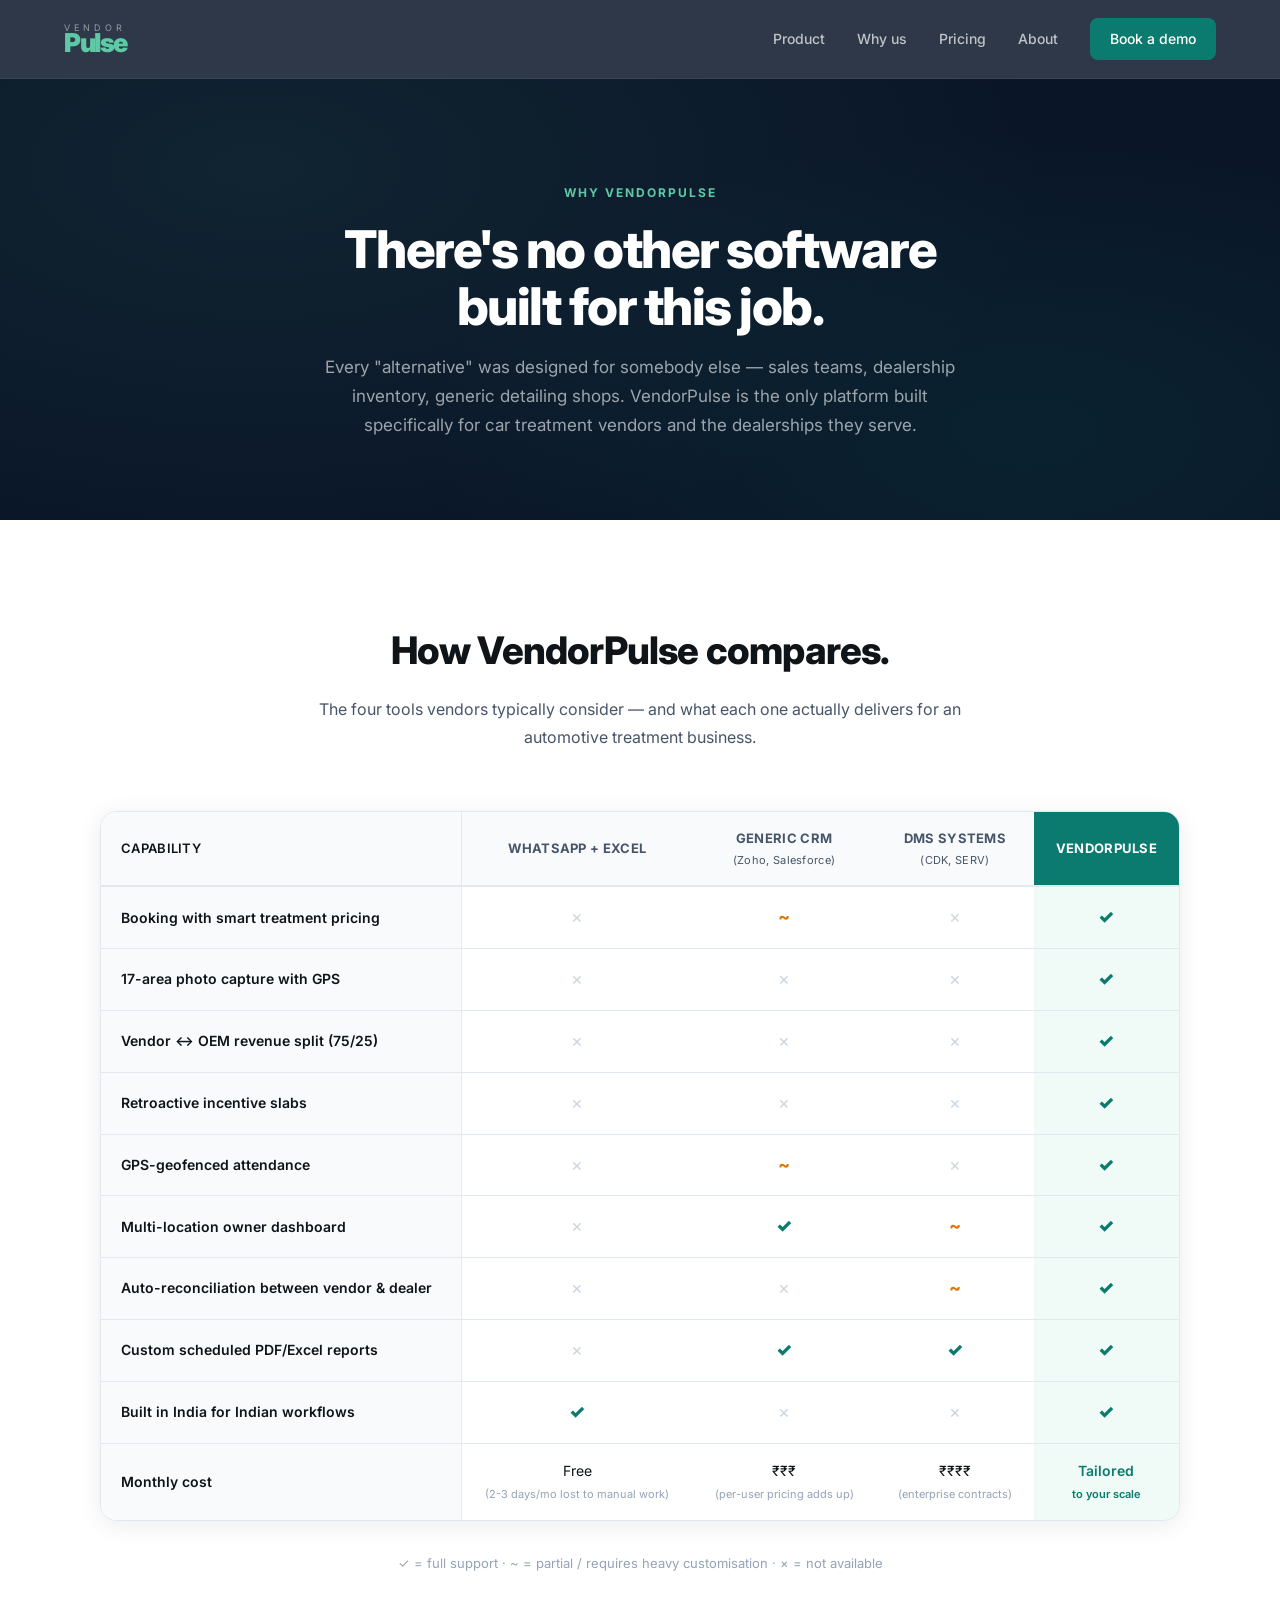
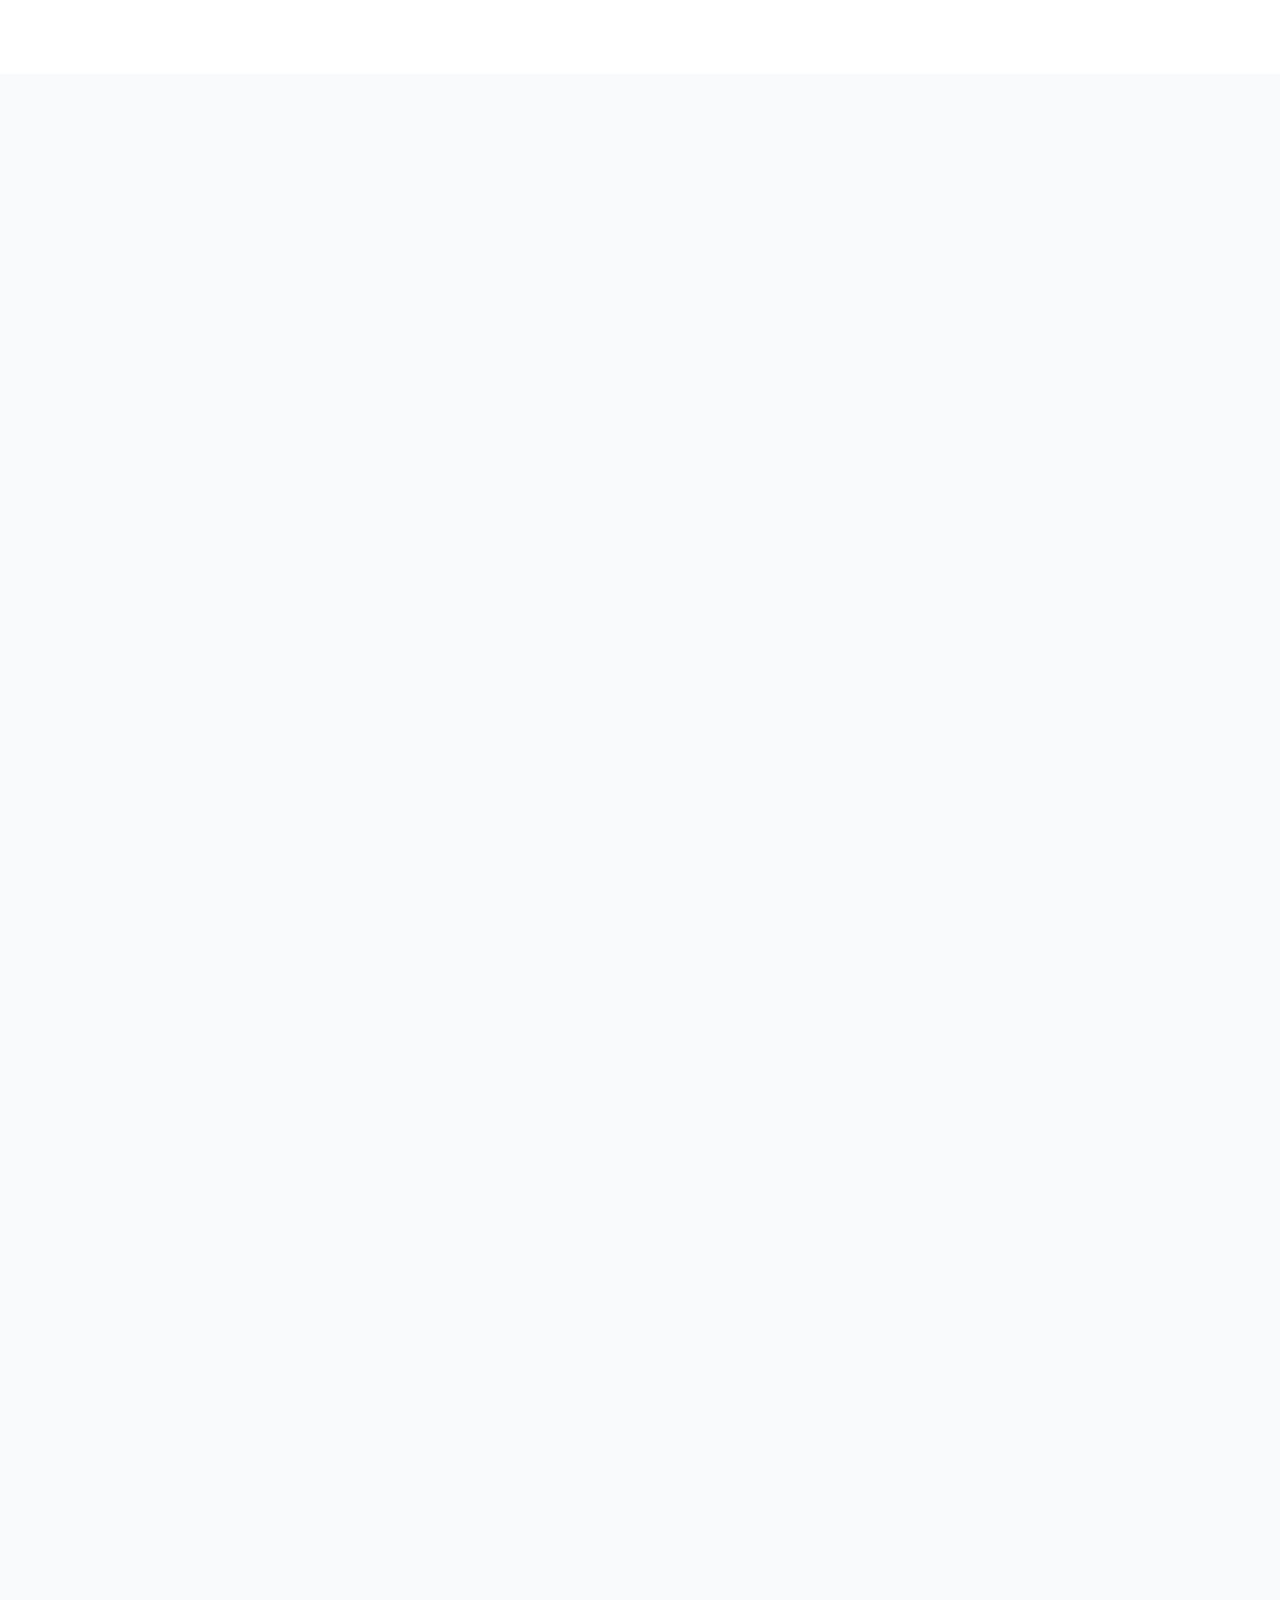
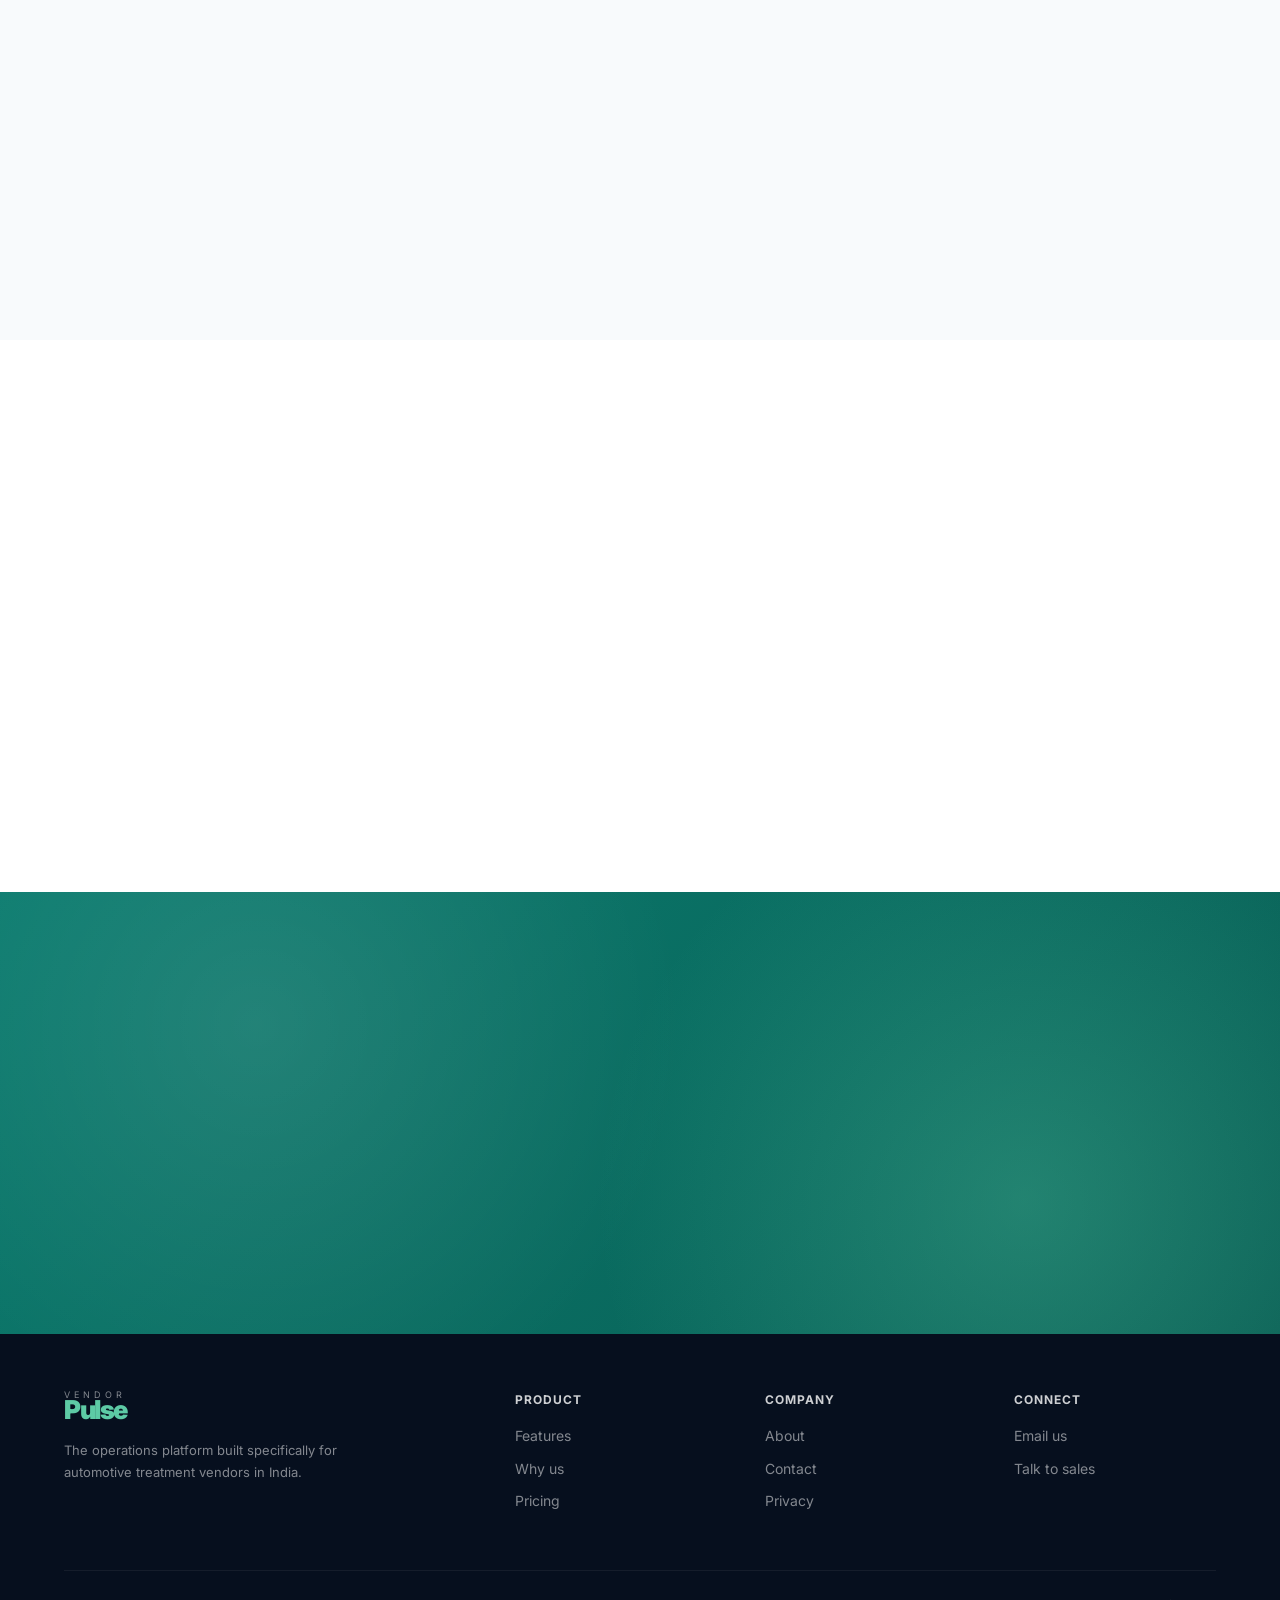
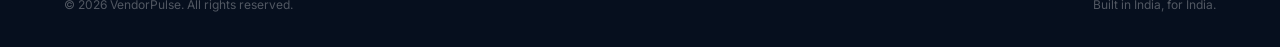
<file: why.html>
<!doctype html>
<html lang="en">
<head>
<meta charset="utf-8">
<meta name="viewport" content="width=device-width, initial-scale=1">
<title>Why VendorPulse — VendorPulse</title>
<meta name="description" content="Why VendorPulse and not WhatsApp, Excel, generic CRMs, or DMS systems? Here's the comparison that matters.">
<meta property="og:title" content="Why VendorPulse">
<meta property="og:description" content="The only platform built specifically for India's automotive treatment vendor industry.">
<meta property="og:type" content="website">
<meta property="og:url" content="https://vendorpulse.in/why.html">
<link rel="preconnect" href="https://fonts.googleapis.com">
<link rel="preconnect" href="https://fonts.gstatic.com" crossorigin>
<link href="https://fonts.googleapis.com/css2?family=Inter:wght@400;500;600;700;800;900&display=swap" rel="stylesheet">
<link rel="stylesheet" href="https://cdn.jsdelivr.net/npm/aos@2.3.4/dist/aos.css">
<link rel="stylesheet" href="assets/css/styles.css">
<link rel="icon" type="image/svg+xml" href="assets/img/favicon.svg">
</head>
<body>

<nav class="nav">
  <div class="nav-inner">
    <a href="/" class="brand">
      <span class="brand-vendor">VENDOR</span>
      <span class="brand-pulse">Pulse</span>
    </a>
    <button class="nav-toggle" aria-label="Menu">☰</button>
    <div class="nav-links">
      <a href="product.html">Product</a>
      <a href="why.html">Why us</a>
      <a href="pricing.html">Pricing</a>
      <a href="about.html">About</a>
      <a href="contact.html" class="nav-cta">Book a demo</a>
    </div>
  </div>
</nav>

<section class="page-hero">
  <div class="container">
    <span class="page-hero-tag" data-aos="fade-up">Why VendorPulse</span>
    <h1 data-aos="fade-up" data-aos-delay="100">There's no other software<br>built for this job.</h1>
    <p data-aos="fade-up" data-aos-delay="200">Every "alternative" was designed for somebody else — sales teams, dealership inventory, generic detailing shops. VendorPulse is the only platform built specifically for car treatment vendors and the dealerships they serve.</p>
  </div>
</section>

<!-- ── Comparison table ─────────────────────────────────────── -->
<section class="compare-section">
  <div class="container">
    <div class="compare-header" data-aos="fade-up">
      <h2>How VendorPulse compares.</h2>
      <p>The four tools vendors typically consider — and what each one actually delivers for an automotive treatment business.</p>
    </div>

    <div class="compare-table-wrap" data-aos="fade-up" data-aos-delay="100">
      <table class="compare-table">
        <thead>
          <tr>
            <th>Capability</th>
            <th>WhatsApp + Excel</th>
            <th>Generic CRM<br><span style="font-weight:400;text-transform:none;font-size:11px;">(Zoho, Salesforce)</span></th>
            <th>DMS systems<br><span style="font-weight:400;text-transform:none;font-size:11px;">(CDK, SERV)</span></th>
            <th class="us">VendorPulse</th>
          </tr>
        </thead>
        <tbody>
          <tr>
            <td>Booking with smart treatment pricing</td>
            <td><span class="compare-no">×</span></td>
            <td><span class="compare-meh">~</span></td>
            <td><span class="compare-no">×</span></td>
            <td class="us"><span class="compare-yes">✓</span></td>
          </tr>
          <tr>
            <td>17-area photo capture with GPS</td>
            <td><span class="compare-no">×</span></td>
            <td><span class="compare-no">×</span></td>
            <td><span class="compare-no">×</span></td>
            <td class="us"><span class="compare-yes">✓</span></td>
          </tr>
          <tr>
            <td>Vendor ↔ OEM revenue split (75/25)</td>
            <td><span class="compare-no">×</span></td>
            <td><span class="compare-no">×</span></td>
            <td><span class="compare-no">×</span></td>
            <td class="us"><span class="compare-yes">✓</span></td>
          </tr>
          <tr>
            <td>Retroactive incentive slabs</td>
            <td><span class="compare-no">×</span></td>
            <td><span class="compare-no">×</span></td>
            <td><span class="compare-no">×</span></td>
            <td class="us"><span class="compare-yes">✓</span></td>
          </tr>
          <tr>
            <td>GPS-geofenced attendance</td>
            <td><span class="compare-no">×</span></td>
            <td><span class="compare-meh">~</span></td>
            <td><span class="compare-no">×</span></td>
            <td class="us"><span class="compare-yes">✓</span></td>
          </tr>
          <tr>
            <td>Multi-location owner dashboard</td>
            <td><span class="compare-no">×</span></td>
            <td><span class="compare-yes">✓</span></td>
            <td><span class="compare-meh">~</span></td>
            <td class="us"><span class="compare-yes">✓</span></td>
          </tr>
          <tr>
            <td>Auto-reconciliation between vendor & dealer</td>
            <td><span class="compare-no">×</span></td>
            <td><span class="compare-no">×</span></td>
            <td><span class="compare-meh">~</span></td>
            <td class="us"><span class="compare-yes">✓</span></td>
          </tr>
          <tr>
            <td>Custom scheduled PDF/Excel reports</td>
            <td><span class="compare-no">×</span></td>
            <td><span class="compare-yes">✓</span></td>
            <td><span class="compare-yes">✓</span></td>
            <td class="us"><span class="compare-yes">✓</span></td>
          </tr>
          <tr>
            <td>Built in India for Indian workflows</td>
            <td><span class="compare-yes">✓</span></td>
            <td><span class="compare-no">×</span></td>
            <td><span class="compare-no">×</span></td>
            <td class="us"><span class="compare-yes">✓</span></td>
          </tr>
          <tr>
            <td>Monthly cost</td>
            <td>Free<br><span style="font-size:11px;color:#94A3B8;">(2-3 days/mo lost to manual work)</span></td>
            <td>₹₹₹<br><span style="font-size:11px;color:#94A3B8;">(per-user pricing adds up)</span></td>
            <td>₹₹₹₹<br><span style="font-size:11px;color:#94A3B8;">(enterprise contracts)</span></td>
            <td class="us">Tailored<br><span style="font-size:11px;color:var(--teal);">to your scale</span></td>
          </tr>
        </tbody>
      </table>
    </div>

    <p style="text-align: center; max-width: 720px; margin: 32px auto 0; color: var(--text-3); font-size: 13px;">
      ✓ = full support · ~ = partial / requires heavy customisation · × = not available
    </p>
  </div>
</section>

<!-- ── Differentiators ──────────────────────────────────────── -->
<section class="diff-section">
  <div class="container">
    <div class="diff-header" data-aos="fade-up">
      <h2>Four things only VendorPulse does.</h2>
      <p>The capabilities that come from being built specifically for this industry, not retrofitted from a generic platform.</p>
    </div>

    <div class="diff-grid">
      <div class="diff-card" data-aos="fade-up">
        <div class="diff-icon"><svg width="24" height="24" viewBox="0 0 24 24" fill="none" stroke="currentColor" stroke-width="2" stroke-linecap="round" stroke-linejoin="round"><path d="M14 16H9m10 0h3v-3.15a1 1 0 0 0-.84-.99L16 11l-2.7-3.6a1 1 0 0 0-.8-.4H5.24a2 2 0 0 0-1.8 1.1l-.8 1.63A6 6 0 0 0 2 12.42V16h2"/><circle cx="6.5" cy="16.5" r="2.5"/><circle cx="16.5" cy="16.5" r="2.5"/></svg></div>
        <h3>Treatment-aware booking model</h3>
        <p>Most CRMs see a booking as a generic "deal". We model it as a vehicle with multiple treatments, each with its own pricing, supervisor approval, applicator assignment, before/after photos, and quality check. A ceramic-coating booking is a different beast from a PPF booking, and the platform knows it.</p>
      </div>

      <div class="diff-card" data-aos="fade-up" data-aos-delay="80">
        <div class="diff-icon"><svg width="24" height="24" viewBox="0 0 24 24" fill="none" stroke="currentColor" stroke-width="2" stroke-linecap="round" stroke-linejoin="round"><path d="M20 13c0 5-3.5 7.5-7.66 8.95a1 1 0 0 1-.67-.01C7.5 20.5 4 18 4 13V6a1 1 0 0 1 1-1c2 0 4.5-1.2 6.24-2.72a1.17 1.17 0 0 1 1.52 0C14.51 3.81 17 5 19 5a1 1 0 0 1 1 1z"/><path d="m9 12 2 2 4-4"/></svg></div>
        <h3>Dispute-proof field documentation</h3>
        <p>Our photo system is camera-only (no gallery uploads), GPS-validated within 500m of the dealership, time-stamped, and tied to the booking forever. When the dealership claims you scratched the bumper, you have 17 angles taken before work began, with verifiable metadata. Every other tool relies on WhatsApp screenshots.</p>
      </div>

      <div class="diff-card" data-aos="fade-up" data-aos-delay="160">
        <div class="diff-icon"><svg width="24" height="24" viewBox="0 0 24 24" fill="none" stroke="currentColor" stroke-width="2" stroke-linecap="round" stroke-linejoin="round"><path d="M6 3h12M6 8h12M6 13l8.5 8M6 13h3a4.5 4.5 0 0 0 0-10"/></svg></div>
        <h3>Retroactive incentive calculation</h3>
        <p>A service advisor crosses from 3 to 4 bookings — under our model, all four bookings instantly recalculate at the new slab rate. No spreadsheet. No manual adjustment. No "I'll fix it next month." This is operationally how Indian vendor incentives actually work, and nobody else encodes it natively.</p>
      </div>

      <div class="diff-card" data-aos="fade-up" data-aos-delay="240">
        <div class="diff-icon"><svg width="24" height="24" viewBox="0 0 24 24" fill="none" stroke="currentColor" stroke-width="2" stroke-linecap="round" stroke-linejoin="round"><path d="m11 17 2 2a1 1 0 1 0 3-3"/><path d="m14 14 2.5 2.5a1 1 0 1 0 3-3l-3.88-3.88a3 3 0 0 0-4.24 0l-.88.88a1 1 0 1 1-3-3l2.81-2.81a5.79 5.79 0 0 1 7.06-.87l.47.28a2 2 0 0 0 1.42.25L21 4"/><path d="m21 3 1 11h-2"/><path d="M3 3 2 14l6.5 6.5a1 1 0 1 0 3-3"/><path d="M3 4h8"/></svg></div>
        <h3>Dual-sided visibility, single source of truth</h3>
        <p>Vendor users see vendor data. Dealership users see dealership-relevant data. But both look at the same bookings, same statuses, same photos. No more weekly Excel reconciliation between "their numbers" and "your numbers". The numbers are everyone's.</p>
      </div>
    </div>
  </div>
</section>

<!-- ── The WhatsApp + Excel critique (anchor section) ───────── -->
<section class="problem-section">
  <div class="container">
    <div class="problem-header" data-aos="fade-up">
      <span class="section-tag" style="color: var(--teal)">The real incumbent</span>
      <h2>You're not competing with our pricing.<br>You're competing with your own time.</h2>
      <p>Most vendor businesses we talk to aren't choosing between VendorPulse and some other software. They're choosing between VendorPulse and the status quo. Here's what the status quo actually costs.</p>
    </div>
    <div class="problem-grid">
      <div class="problem-card" data-aos="fade-up">
        <div class="problem-icon red"><svg width="22" height="22" viewBox="0 0 24 24" fill="none" stroke="currentColor" stroke-width="2" stroke-linecap="round" stroke-linejoin="round"><path d="M10 2h4"/><path d="M12 14v-4"/><path d="M4 13a8 8 0 0 1 8-7 8 8 0 1 1-5.3 14L4 17.6"/><path d="M9 17H4v5"/></svg></div>
        <h3>2-3 days lost monthly</h3>
        <p>Reconciling vendor records against dealership DMS exports. Multiply by 12 months — that's a full month of work your team could be selling.</p>
      </div>
      <div class="problem-card" data-aos="fade-up" data-aos-delay="100">
        <div class="problem-icon amber"><svg width="22" height="22" viewBox="0 0 24 24" fill="none" stroke="currentColor" stroke-width="2" stroke-linecap="round" stroke-linejoin="round"><path d="m21.73 18-8-14a2 2 0 0 0-3.48 0l-8 14A2 2 0 0 0 4 21h16a2 2 0 0 0 1.73-3Z"/><line x1="12" y1="9" x2="12" y2="13"/><line x1="12" y1="17" x2="12.01" y2="17"/></svg></div>
        <h3>Lost disputes</h3>
        <p>Without photo proof, scratch and damage disputes default to the vendor. One disputed PPF job alone can cost ₹40-80K.</p>
      </div>
      <div class="problem-card" data-aos="fade-up" data-aos-delay="200">
        <div class="problem-icon gray"><svg width="22" height="22" viewBox="0 0 24 24" fill="none" stroke="currentColor" stroke-width="2" stroke-linecap="round" stroke-linejoin="round"><path d="M9.88 9.88a3 3 0 1 0 4.24 4.24"/><path d="M10.73 5.08A10.43 10.43 0 0 1 12 5c7 0 10 7 10 7a13.16 13.16 0 0 1-1.67 2.68"/><path d="M6.61 6.61A13.526 13.526 0 0 0 2 12s3 7 10 7a9.74 9.74 0 0 0 5.39-1.61"/><line x1="2" y1="2" x2="22" y2="22"/></svg></div>
        <h3>Invisible inefficiency</h3>
        <p>You don't know which advisor is selling most, which applicator is fastest, which location is most profitable — because none of it is measured.</p>
      </div>
    </div>
  </div>
</section>

<!-- ── Closing testimonial (re-uses home structure) ─────────── -->
<section class="testimonial-section">
  <div class="container">
    <div class="testimonial-card" data-aos="fade-up">
      <div class="testimonial-quote">We went from physical registers and end-of-day WhatsApp updates to real-time visibility across all our locations. Reconciliation that used to take three days now takes minutes.</div>
      <div class="testimonial-meta">
        <div class="testimonial-avatar">AA</div>
        <div style="text-align: left">
          <div class="testimonial-name">Ajitha Associates</div>
          <div class="testimonial-loc">Visakhapatnam · Live since June 2026</div>
        </div>
      </div>
    </div>
  </div>
</section>

<section class="final-cta">
  <div class="container final-cta-inner">
    <h2 data-aos="fade-up">There's a better way<br>to run your vendor business.</h2>
    <p data-aos="fade-up" data-aos-delay="100">Book a 30-minute demo. See for yourself.</p>
    <a href="contact.html" class="btn btn-light" data-aos="fade-up" data-aos-delay="200">Book a demo →</a>
  </div>
</section>

<footer class="footer">
  <div class="container">
    <div class="footer-grid">
      <div class="footer-brand">
        <a href="/" class="brand">
          <span class="brand-vendor">VENDOR</span>
          <span class="brand-pulse">Pulse</span>
        </a>
        <p>The operations platform built specifically for automotive treatment vendors in India.</p>
      </div>
      <div class="footer-col">
        <h4>Product</h4>
        <a href="product.html">Features</a>
        <a href="why.html">Why us</a>
        <a href="pricing.html">Pricing</a>
      </div>
      <div class="footer-col">
        <h4>Company</h4>
        <a href="about.html">About</a>
        <a href="contact.html">Contact</a>
        <a href="privacy.html">Privacy</a>
      </div>
      <div class="footer-col">
        <h4>Connect</h4>
        <a href="mailto:kamalan.vankayala@vendorpulse.in">Email us</a>
        <a href="contact.html">Talk to sales</a>
      </div>
    </div>
    <div class="footer-bottom">
      <div>© 2026 VendorPulse. All rights reserved.</div>
      <div>Built in India, for India.</div>
    </div>
  </div>
</footer>

<script src="https://cdn.jsdelivr.net/npm/aos@2.3.4/dist/aos.js"></script>
<script src="assets/js/main.js"></script>
</body>
</html>
</file>
<file: assets/css/styles.css>
/* VendorPulse — Premium Marketing Site */
*,*::before,*::after { box-sizing: border-box; margin: 0; padding: 0; }

:root {
  --ink:        #0A1628;
  --ink-2:      #0F2040;
  --ink-3:      #060F1E;
  --teal:       #0A7B6E;
  --teal-light: #5DCAA5;
  --teal-bg:    #E1F5EE;
  --paper:      #ffffff;
  --paper-2:    #F8FAFC;
  --paper-3:    #F0F4F8;
  --text:       #0F1419;
  --text-2:     #475569;
  --text-3:     #94A3B8;
  --border:     #E2E8F0;
  --shadow-sm:  0 1px 2px rgba(15, 23, 42, 0.04);
  --shadow-md:  0 4px 24px rgba(15, 23, 42, 0.08);
  --shadow-lg:  0 24px 60px rgba(15, 23, 42, 0.12);
}

html { scroll-behavior: smooth; }
body {
  font-family: 'Inter', -apple-system, BlinkMacSystemFont, 'Helvetica Neue', Arial, sans-serif;
  font-size: 16px;
  line-height: 1.6;
  color: var(--text);
  background: var(--paper);
  -webkit-font-smoothing: antialiased;
  -moz-osx-font-smoothing: grayscale;
  overflow-x: hidden;
}

a { color: inherit; text-decoration: none; }
img { max-width: 100%; display: block; }

.container {
  max-width: 1200px;
  margin: 0 auto;
  padding: 0 24px;
}

/* ── NAV ───────────────────────────────────────────────── */
.nav {
  position: sticky;
  top: 0;
  z-index: 100;
  background: rgba(10, 22, 40, 0.85);
  backdrop-filter: blur(20px);
  -webkit-backdrop-filter: blur(20px);
  border-bottom: 1px solid rgba(255, 255, 255, 0.06);
}
.nav-inner {
  display: flex;
  align-items: center;
  justify-content: space-between;
  padding: 18px 24px;
  max-width: 1200px;
  margin: 0 auto;
}
.brand {
  display: flex;
  flex-direction: column;
  gap: 0;
  line-height: 1;
}
.brand-vendor {
  font-size: 9px;
  font-weight: 400;
  color: rgba(255, 255, 255, 0.5);
  letter-spacing: 4px;
}
.brand-pulse {
  font-size: 26px;
  font-weight: 900;
  color: var(--teal-light);
  letter-spacing: -1.5px;
  line-height: 1;
  margin-top: -2px;
}
.nav-links {
  display: flex;
  align-items: center;
  gap: 32px;
}
.nav-links a {
  font-size: 14px;
  font-weight: 500;
  color: rgba(255, 255, 255, 0.7);
  transition: color 0.2s;
}
.nav-links a:hover { color: #fff; }
.nav-cta {
  background: var(--teal);
  color: #fff !important;
  padding: 10px 20px;
  border-radius: 8px;
  font-weight: 600;
  transition: transform 0.15s, background 0.2s;
}
.nav-cta:hover { background: #095e54; transform: translateY(-1px); }

.nav-toggle {
  display: none;
  background: transparent;
  border: 1px solid rgba(255, 255, 255, 0.2);
  border-radius: 6px;
  width: 38px;
  height: 38px;
  color: #fff;
  cursor: pointer;
  font-size: 18px;
}

/* ── HERO ───────────────────────────────────────────────── */
.hero {
  background: var(--ink);
  background-image:
    radial-gradient(ellipse 800px 400px at 20% 20%, rgba(93, 202, 165, 0.08), transparent),
    radial-gradient(ellipse 600px 300px at 80% 80%, rgba(10, 123, 110, 0.12), transparent);
  position: relative;
  padding: 100px 0 80px;
  overflow: hidden;
}
.hero-grid {
  display: grid;
  grid-template-columns: 1.1fr 0.9fr;
  gap: 48px;
  align-items: center;
}
.hero-badge {
  display: inline-flex;
  align-items: center;
  gap: 6px;
  background: rgba(93, 202, 165, 0.1);
  color: var(--teal-light);
  font-size: 12px;
  font-weight: 600;
  padding: 6px 14px;
  border-radius: 100px;
  border: 1px solid rgba(93, 202, 165, 0.25);
  letter-spacing: 0.3px;
  margin-bottom: 24px;
}
.hero-badge .dot {
  width: 6px;
  height: 6px;
  border-radius: 50%;
  background: var(--teal-light);
  box-shadow: 0 0 12px var(--teal-light);
  animation: pulse-dot 2s ease-in-out infinite;
}
@keyframes pulse-dot {
  0%, 100% { opacity: 1; }
  50% { opacity: 0.4; }
}
.hero h1 {
  font-size: clamp(36px, 5vw, 56px);
  font-weight: 800;
  color: #fff;
  line-height: 1.05;
  letter-spacing: -1.5px;
  margin-bottom: 20px;
}
.hero h1 .accent {
  color: var(--teal-light);
  display: inline-block;
}
.hero-sub {
  font-size: 17px;
  color: rgba(255, 255, 255, 0.6);
  line-height: 1.7;
  max-width: 480px;
  margin-bottom: 36px;
}
.hero-cta {
  display: flex;
  gap: 12px;
  flex-wrap: wrap;
}
.btn {
  display: inline-flex;
  align-items: center;
  gap: 8px;
  padding: 14px 24px;
  border-radius: 10px;
  font-size: 15px;
  font-weight: 600;
  border: none;
  cursor: pointer;
  transition: transform 0.15s, background 0.2s, border-color 0.2s;
  font-family: inherit;
}
.btn-primary {
  background: var(--teal);
  color: #fff;
}
.btn-primary:hover { background: #095e54; transform: translateY(-2px); }
.btn-ghost {
  background: transparent;
  color: rgba(255, 255, 255, 0.85);
  border: 1px solid rgba(255, 255, 255, 0.2);
}
.btn-ghost:hover { background: rgba(255, 255, 255, 0.05); border-color: rgba(255, 255, 255, 0.4); }
.btn-light {
  background: #fff;
  color: var(--teal);
}
.btn-light:hover { background: var(--paper-2); transform: translateY(-2px); }

.hero-phone {
  position: relative;
  margin: 0 auto;
  width: 280px;
  height: 580px;
  border-radius: 38px;
  padding: 10px;
  background: linear-gradient(145deg, #1a2942, #0a1628);
  box-shadow:
    0 50px 80px -20px rgba(0, 0, 0, 0.6),
    0 0 0 1px rgba(255, 255, 255, 0.08);
}
.hero-phone::before {
  content: '';
  position: absolute;
  top: 18px;
  left: 50%;
  transform: translateX(-50%);
  width: 80px;
  height: 22px;
  background: #060f1e;
  border-radius: 12px;
  z-index: 2;
}
.hero-phone-screen {
  width: 100%;
  height: 100%;
  border-radius: 30px;
  overflow: hidden;
  background: #fff;
  position: relative;
}
.hero-phone-screen img {
  width: 100%;
  height: 100%;
  object-fit: cover;
  object-position: top;
}

.hero-phone-glow {
  position: absolute;
  top: -40px;
  left: -40px;
  right: -40px;
  bottom: -40px;
  background: radial-gradient(ellipse at center, rgba(93, 202, 165, 0.18), transparent 60%);
  z-index: -1;
  pointer-events: none;
}

/* ── INDIA MAP SECTION ───────────────────────────────────── */
.map-section {
  background: var(--ink-2);
  padding: 100px 0;
  position: relative;
  overflow: hidden;
}
.map-section::before {
  content: '';
  position: absolute;
  inset: 0;
  background-image:
    radial-gradient(circle at 30% 50%, rgba(93, 202, 165, 0.06), transparent 50%);
  pointer-events: none;
}
.map-header {
  text-align: center;
  max-width: 640px;
  margin: 0 auto 60px;
  position: relative;
}
.section-tag {
  display: inline-block;
  font-size: 12px;
  font-weight: 700;
  color: var(--teal-light);
  letter-spacing: 2px;
  text-transform: uppercase;
  margin-bottom: 16px;
}
.map-header h2 {
  font-size: clamp(30px, 4vw, 42px);
  font-weight: 800;
  color: #fff;
  letter-spacing: -1px;
  line-height: 1.15;
  margin-bottom: 16px;
}
.map-header p {
  font-size: 16px;
  color: rgba(255, 255, 255, 0.55);
  line-height: 1.7;
}
.map-wrap {
  position: relative;
  max-width: 460px;
  margin: 0 auto;
}
.india-map { width: 100%; height: auto; }
.india-map circle {
  fill: rgba(93, 202, 165, 0.45);
  transition: fill 0.3s;
}
.city-pulse {
  position: absolute;
  width: 14px;
  height: 14px;
  border-radius: 50%;
  pointer-events: none;
  transform: translate(-50%, -50%);
  z-index: 2;
}
.city-pulse::before {
  content: '';
  position: absolute;
  inset: 0;
  border-radius: 50%;
  background: var(--teal-light);
  opacity: 0.4;
  animation: pulse-ring 2.4s ease-out infinite;
}
.city-pulse::after {
  content: '';
  position: absolute;
  inset: 4px;
  border-radius: 50%;
  background: #fff;
  box-shadow: 0 0 8px rgba(255, 255, 255, 0.8);
}
.city-pulse.live {
  width: 20px;
  height: 20px;
}
.city-pulse.live::after {
  background: #fff;
  box-shadow: 0 0 24px rgba(255, 255, 255, 1);
  inset: 5px;
}
.city-pulse.live::before {
  background: #fff;
  opacity: 0.5;
}
@keyframes pulse-ring {
  0%   { transform: scale(0.6); opacity: 0.6; }
  100% { transform: scale(2.8); opacity: 0; }
}
.city-label {
  position: absolute;
  font-size: 11px;
  font-weight: 600;
  color: rgba(255, 255, 255, 0.75);
  white-space: nowrap;
  transform: translate(-50%, 14px);
  pointer-events: none;
  text-shadow: 0 1px 3px rgba(0, 0, 0, 0.6);
  z-index: 2;
}
.city-label.live {
  color: #fff;
  font-weight: 700;
  font-size: 12px;
}
.city-label.live::before {
  content: '● LIVE';
  display: inline-block;
  font-size: 9px;
  color: var(--teal-light);
  margin-right: 6px;
  letter-spacing: 0.5px;
}

.map-stats {
  display: grid;
  grid-template-columns: repeat(3, 1fr);
  gap: 24px;
  max-width: 760px;
  margin: 60px auto 0;
  padding-top: 40px;
  border-top: 1px solid rgba(255, 255, 255, 0.08);
}
.map-stat { text-align: center; }
.map-stat-num {
  font-size: 36px;
  font-weight: 800;
  color: var(--teal-light);
  letter-spacing: -1px;
  line-height: 1;
}
.map-stat-label {
  font-size: 13px;
  color: rgba(255, 255, 255, 0.5);
  margin-top: 8px;
}

/* ── FEATURE SECTIONS (alternating) ──────────────────────── */
.feature-section {
  padding: 100px 0;
  position: relative;
}
.feature-section.alt { background: var(--paper-2); }
.feature-section.dark {
  background: var(--ink-2);
  background-image: radial-gradient(ellipse 600px 300px at 50% 100%, rgba(10, 123, 110, 0.15), transparent);
}
.feature-section.dark h2 { color: #fff; }
.feature-section.dark .feature-sub { color: rgba(255, 255, 255, 0.6); }
.feature-section.dark .feature-text li { color: rgba(255, 255, 255, 0.7); }

.feature-grid {
  display: grid;
  grid-template-columns: 1fr 1fr;
  gap: 80px;
  align-items: center;
}
.feature-grid.reverse .feature-text { order: 2; }
.feature-grid.reverse .feature-visual { order: 1; }

.feature-text .feature-tag {
  display: inline-block;
  font-size: 12px;
  font-weight: 700;
  color: var(--teal);
  letter-spacing: 2px;
  text-transform: uppercase;
  margin-bottom: 16px;
}
.feature-section.dark .feature-text .feature-tag { color: var(--teal-light); }

.feature-text h2 {
  font-size: clamp(28px, 3.5vw, 38px);
  font-weight: 800;
  color: var(--text);
  letter-spacing: -0.8px;
  line-height: 1.2;
  margin-bottom: 16px;
}
.feature-sub {
  font-size: 16px;
  color: var(--text-2);
  line-height: 1.7;
  margin-bottom: 24px;
}
.feature-text ul {
  list-style: none;
  padding: 0;
}
.feature-text li {
  display: flex;
  align-items: flex-start;
  gap: 12px;
  font-size: 15px;
  color: var(--text-2);
  line-height: 1.6;
  margin-bottom: 14px;
}
.feature-text li .check {
  display: inline-flex;
  align-items: center;
  justify-content: center;
  width: 20px;
  height: 20px;
  border-radius: 50%;
  background: var(--teal-bg);
  color: var(--teal);
  flex-shrink: 0;
  margin-top: 2px;
  font-size: 11px;
  font-weight: 900;
}
.feature-section.dark .feature-text li .check {
  background: rgba(93, 202, 165, 0.15);
  color: var(--teal-light);
}

.feature-visual {
  position: relative;
  display: flex;
  align-items: center;
  justify-content: center;
}
.phone-frame {
  position: relative;
  width: 280px;
  height: 580px;
  border-radius: 38px;
  padding: 10px;
  background: linear-gradient(145deg, #2a3a52, #1a2942);
  box-shadow: 0 30px 60px -15px rgba(0, 0, 0, 0.3);
}
.feature-section.dark .phone-frame {
  background: linear-gradient(145deg, #1a2942, #0a1628);
  box-shadow: 0 30px 60px -15px rgba(0, 0, 0, 0.5);
}
.phone-frame::before {
  content: '';
  position: absolute;
  top: 18px;
  left: 50%;
  transform: translateX(-50%);
  width: 80px;
  height: 22px;
  background: #060f1e;
  border-radius: 12px;
  z-index: 2;
}
.phone-screen {
  width: 100%;
  height: 100%;
  border-radius: 30px;
  overflow: hidden;
  background: #fff;
}
.phone-screen img {
  width: 100%;
  height: 100%;
  object-fit: cover;
  object-position: top;
}

.visual-glow {
  position: absolute;
  inset: -40px;
  background: radial-gradient(ellipse at center, rgba(10, 123, 110, 0.15), transparent 60%);
  z-index: -1;
  pointer-events: none;
}
.feature-section.dark .visual-glow {
  background: radial-gradient(ellipse at center, rgba(93, 202, 165, 0.2), transparent 60%);
}

/* Before/after illustration card */
.beforeafter {
  width: 100%;
  max-width: 460px;
  aspect-ratio: 4 / 3;
  border-radius: 20px;
  background: #fff;
  box-shadow: var(--shadow-lg);
  position: relative;
  overflow: hidden;
}

/* ── PROBLEM SECTION ─────────────────────────────────────── */
.problem-section {
  background: var(--paper-2);
  padding: 100px 0;
}
.problem-header {
  text-align: center;
  max-width: 640px;
  margin: 0 auto 60px;
}
.problem-header h2 {
  font-size: clamp(28px, 3.5vw, 38px);
  font-weight: 800;
  color: var(--text);
  letter-spacing: -0.8px;
  line-height: 1.2;
  margin-bottom: 16px;
}
.problem-header p {
  font-size: 16px;
  color: var(--text-2);
  line-height: 1.7;
}
.problem-grid {
  display: grid;
  grid-template-columns: repeat(3, 1fr);
  gap: 24px;
}
.problem-card {
  background: #fff;
  border-radius: 16px;
  padding: 32px 28px;
  border: 1px solid var(--border);
  transition: transform 0.3s, box-shadow 0.3s, border-color 0.3s;
}
.problem-card:hover {
  transform: translateY(-4px);
  box-shadow: var(--shadow-md);
  border-color: transparent;
}
.problem-icon {
  width: 48px;
  height: 48px;
  border-radius: 12px;
  display: flex;
  align-items: center;
  justify-content: center;
  margin-bottom: 20px;
  font-size: 22px;
}
.problem-icon.red { background: #FEF2F2; color: #DC2626; }
.problem-icon.amber { background: #FFFBEB; color: #D97706; }
.problem-icon.gray { background: var(--paper-3); color: var(--text-2); }
.problem-card h3 {
  font-size: 18px;
  font-weight: 700;
  color: var(--text);
  margin-bottom: 10px;
  letter-spacing: -0.3px;
}
.problem-card p {
  font-size: 14px;
  color: var(--text-2);
  line-height: 1.7;
}

/* ── PERSONAS SECTION ────────────────────────────────────── */
.personas-section {
  background: var(--ink);
  padding: 100px 0;
  background-image:
    radial-gradient(ellipse 600px 400px at 0% 0%, rgba(10, 123, 110, 0.15), transparent),
    radial-gradient(ellipse 600px 400px at 100% 100%, rgba(93, 202, 165, 0.08), transparent);
}
.personas-header {
  text-align: center;
  max-width: 640px;
  margin: 0 auto 60px;
}
.personas-header h2 {
  font-size: clamp(28px, 3.5vw, 38px);
  font-weight: 800;
  color: #fff;
  letter-spacing: -0.8px;
  margin-bottom: 16px;
}
.personas-header p {
  font-size: 16px;
  color: rgba(255, 255, 255, 0.55);
  line-height: 1.7;
}
.personas-grid {
  display: grid;
  grid-template-columns: repeat(4, 1fr);
  gap: 20px;
}
.persona-card {
  background: rgba(255, 255, 255, 0.04);
  border: 1px solid rgba(255, 255, 255, 0.08);
  border-radius: 16px;
  padding: 28px 22px;
  transition: transform 0.3s, background 0.3s, border-color 0.3s;
}
.persona-card:hover {
  transform: translateY(-4px);
  background: rgba(255, 255, 255, 0.06);
  border-color: rgba(93, 202, 165, 0.3);
}
.persona-icon {
  width: 44px;
  height: 44px;
  border-radius: 12px;
  background: rgba(93, 202, 165, 0.15);
  color: var(--teal-light);
  display: flex;
  align-items: center;
  justify-content: center;
  margin-bottom: 20px;
  font-size: 22px;
}
.persona-card h3 {
  font-size: 16px;
  font-weight: 700;
  color: #fff;
  margin-bottom: 8px;
  letter-spacing: -0.2px;
}
.persona-card p {
  font-size: 13px;
  color: rgba(255, 255, 255, 0.55);
  line-height: 1.6;
}

/* ── TESTIMONIAL ─────────────────────────────────────────── */
.testimonial-section {
  background: var(--paper);
  padding: 100px 0;
}
.testimonial-card {
  max-width: 800px;
  margin: 0 auto;
  background: var(--paper-2);
  border-radius: 24px;
  padding: 56px;
  text-align: center;
  position: relative;
  overflow: hidden;
}
.testimonial-card::before {
  content: '"';
  position: absolute;
  top: -40px;
  left: 24px;
  font-size: 200px;
  font-weight: 900;
  color: var(--teal);
  opacity: 0.08;
  font-family: Georgia, serif;
  line-height: 1;
}
.testimonial-quote {
  font-size: clamp(20px, 2.2vw, 26px);
  font-weight: 500;
  color: var(--text);
  line-height: 1.5;
  margin-bottom: 32px;
  letter-spacing: -0.3px;
}
.testimonial-meta {
  display: inline-flex;
  align-items: center;
  gap: 14px;
}
.testimonial-avatar {
  width: 52px;
  height: 52px;
  border-radius: 50%;
  background: var(--teal);
  color: #fff;
  display: flex;
  align-items: center;
  justify-content: center;
  font-weight: 800;
  font-size: 18px;
  letter-spacing: -0.5px;
}
.testimonial-name {
  font-size: 15px;
  font-weight: 700;
  color: var(--text);
}
.testimonial-loc {
  font-size: 13px;
  color: var(--text-2);
  margin-top: 2px;
}
.testimonial-loc::before {
  content: '● ';
  color: var(--teal);
  font-size: 10px;
}

/* ── FINAL CTA ───────────────────────────────────────────── */
.final-cta {
  background: linear-gradient(135deg, var(--teal) 0%, #095e54 100%);
  padding: 100px 0;
  text-align: center;
  position: relative;
  overflow: hidden;
}
.final-cta::before {
  content: '';
  position: absolute;
  inset: 0;
  background-image:
    radial-gradient(circle at 20% 30%, rgba(255, 255, 255, 0.1), transparent 40%),
    radial-gradient(circle at 80% 70%, rgba(93, 202, 165, 0.3), transparent 40%);
  pointer-events: none;
}
.final-cta-inner { position: relative; }
.final-cta h2 {
  font-size: clamp(32px, 4vw, 48px);
  font-weight: 800;
  color: #fff;
  letter-spacing: -1px;
  line-height: 1.15;
  margin-bottom: 16px;
}
.final-cta p {
  font-size: 17px;
  color: rgba(255, 255, 255, 0.85);
  margin-bottom: 36px;
}

/* ── FOOTER ──────────────────────────────────────────────── */
.footer {
  background: var(--ink-3);
  padding: 56px 0 32px;
  color: rgba(255, 255, 255, 0.5);
}
.footer-grid {
  display: grid;
  grid-template-columns: 2fr 1fr 1fr 1fr;
  gap: 48px;
  margin-bottom: 48px;
}
.footer-brand p {
  font-size: 13px;
  color: rgba(255, 255, 255, 0.5);
  line-height: 1.7;
  margin-top: 16px;
  max-width: 280px;
}
.footer-col h4 {
  font-size: 12px;
  font-weight: 700;
  color: rgba(255, 255, 255, 0.8);
  letter-spacing: 1px;
  text-transform: uppercase;
  margin-bottom: 16px;
}
.footer-col a {
  display: block;
  font-size: 14px;
  color: rgba(255, 255, 255, 0.5);
  margin-bottom: 10px;
  transition: color 0.2s;
}
.footer-col a:hover { color: var(--teal-light); }
.footer-bottom {
  padding-top: 24px;
  border-top: 1px solid rgba(255, 255, 255, 0.06);
  display: flex;
  justify-content: space-between;
  align-items: center;
  font-size: 12px;
  color: rgba(255, 255, 255, 0.3);
}

/* ── RESPONSIVE ──────────────────────────────────────────── */
@media (max-width: 880px) {
  .hero { padding: 60px 0; }
  .hero-grid {
    grid-template-columns: 1fr;
    gap: 60px;
    text-align: center;
  }
  .hero-sub { margin-left: auto; margin-right: auto; }
  .hero-cta { justify-content: center; }
  .hero-phone { width: 240px; height: 500px; }

  .feature-section { padding: 60px 0; }
  .feature-grid,
  .feature-grid.reverse {
    grid-template-columns: 1fr;
    gap: 48px;
  }
  .feature-grid.reverse .feature-text { order: 1; }
  .feature-grid.reverse .feature-visual { order: 2; }
  .feature-text { text-align: center; }
  .feature-text ul { text-align: left; max-width: 360px; margin: 0 auto; }
  .phone-frame { width: 240px; height: 500px; }

  .problem-grid { grid-template-columns: 1fr; }
  .personas-grid { grid-template-columns: repeat(2, 1fr); }
  .map-stats { grid-template-columns: 1fr; gap: 32px; }

  .nav-links { display: none; }
  .nav-toggle { display: flex; align-items: center; justify-content: center; }
  .nav-links.open {
    display: flex;
    position: absolute;
    top: 100%;
    left: 0;
    right: 0;
    flex-direction: column;
    background: var(--ink);
    padding: 24px;
    gap: 18px;
    border-bottom: 1px solid rgba(255, 255, 255, 0.08);
  }

  .footer-grid {
    grid-template-columns: 1fr;
    gap: 32px;
  }
  .testimonial-card { padding: 40px 24px; }

  .city-label { font-size: 10px; }
}

@media (max-width: 480px) {
  .container { padding: 0 16px; }
  .hero h1 { font-size: 32px; }
  .testimonial-quote { font-size: 18px; }
}

/* AOS overrides for smoother feel */
[data-aos] {
  pointer-events: none;
}
[data-aos].aos-animate {
  pointer-events: auto;
}

/* ── PAGE HERO (inner pages) ─────────────────────────────── */
.page-hero {
  background: var(--ink);
  background-image:
    radial-gradient(ellipse 800px 400px at 20% 20%, rgba(93, 202, 165, 0.08), transparent),
    radial-gradient(ellipse 600px 300px at 80% 80%, rgba(10, 123, 110, 0.12), transparent);
  padding: 100px 0 80px;
  text-align: center;
  position: relative;
  overflow: hidden;
}
.page-hero-tag {
  display: inline-block;
  font-size: 12px;
  font-weight: 700;
  color: var(--teal-light);
  letter-spacing: 2px;
  text-transform: uppercase;
  margin-bottom: 18px;
}
.page-hero h1 {
  font-size: clamp(34px, 5vw, 52px);
  font-weight: 800;
  color: #fff;
  line-height: 1.1;
  letter-spacing: -1.5px;
  margin-bottom: 18px;
  max-width: 800px;
  margin-left: auto;
  margin-right: auto;
}
.page-hero p {
  font-size: 17px;
  color: rgba(255, 255, 255, 0.6);
  line-height: 1.7;
  max-width: 640px;
  margin: 0 auto;
}

/* ── PRICING CARD ────────────────────────────────────────── */
.pricing-wrap {
  background: var(--paper-2);
  padding: 100px 0;
}
.pricing-card {
  max-width: 720px;
  margin: 0 auto;
  background: #fff;
  border: 1px solid var(--border);
  border-radius: 24px;
  padding: 56px 48px;
  text-align: center;
  box-shadow: var(--shadow-md);
  position: relative;
  overflow: hidden;
}
.pricing-card::before {
  content: '';
  position: absolute;
  top: 0; left: 0; right: 0;
  height: 4px;
  background: linear-gradient(90deg, var(--teal-light), var(--teal));
}
.pricing-eyebrow {
  display: inline-block;
  font-size: 12px;
  font-weight: 700;
  color: var(--teal);
  letter-spacing: 2px;
  text-transform: uppercase;
  margin-bottom: 16px;
}
.pricing-card h2 {
  font-size: clamp(26px, 3vw, 34px);
  font-weight: 800;
  letter-spacing: -0.8px;
  line-height: 1.2;
  margin-bottom: 14px;
  color: var(--text);
}
.pricing-card .pricing-sub {
  font-size: 16px;
  color: var(--text-2);
  line-height: 1.7;
  max-width: 520px;
  margin: 0 auto 32px;
}
.pricing-includes {
  text-align: left;
  max-width: 520px;
  margin: 0 auto 36px;
  display: grid;
  grid-template-columns: 1fr 1fr;
  gap: 14px 24px;
}
.pricing-includes li {
  list-style: none;
  display: flex;
  align-items: flex-start;
  gap: 10px;
  font-size: 14px;
  color: var(--text-2);
  line-height: 1.5;
}
.pricing-includes li .check {
  display: inline-flex;
  align-items: center;
  justify-content: center;
  width: 18px;
  height: 18px;
  border-radius: 50%;
  background: var(--teal-bg);
  color: var(--teal);
  flex-shrink: 0;
  margin-top: 1px;
  font-size: 10px;
  font-weight: 900;
}
.pricing-note {
  font-size: 13px;
  color: var(--text-3);
  margin-top: 20px;
}

/* ── FAQ ─────────────────────────────────────────────────── */
.faq-section {
  padding: 100px 0;
  background: var(--paper);
}
.faq-section.alt { background: var(--paper-2); }
.faq-header {
  text-align: center;
  max-width: 640px;
  margin: 0 auto 60px;
}
.faq-header h2 {
  font-size: clamp(28px, 3.5vw, 38px);
  font-weight: 800;
  color: var(--text);
  letter-spacing: -0.8px;
  margin-bottom: 12px;
}
.faq-header p {
  font-size: 16px;
  color: var(--text-2);
}
.faq-list {
  max-width: 720px;
  margin: 0 auto;
  display: flex;
  flex-direction: column;
  gap: 12px;
}
.faq-item {
  background: #fff;
  border: 1px solid var(--border);
  border-radius: 14px;
  padding: 0;
  overflow: hidden;
  transition: border-color 0.2s, box-shadow 0.2s;
}
.faq-item[open] {
  border-color: var(--teal-light);
  box-shadow: var(--shadow-sm);
}
.faq-item summary {
  list-style: none;
  cursor: pointer;
  padding: 20px 24px;
  font-size: 15px;
  font-weight: 600;
  color: var(--text);
  display: flex;
  align-items: center;
  justify-content: space-between;
  gap: 16px;
}
.faq-item summary::-webkit-details-marker { display: none; }
.faq-item summary::after {
  content: '+';
  font-size: 22px;
  font-weight: 400;
  color: var(--teal);
  transition: transform 0.2s;
  flex-shrink: 0;
  line-height: 1;
}
.faq-item[open] summary::after {
  content: '−';
}
.faq-answer {
  padding: 0 24px 22px;
  font-size: 14.5px;
  color: var(--text-2);
  line-height: 1.7;
}

/* ── FORMS ───────────────────────────────────────────────── */
.form-section {
  padding: 80px 0 100px;
  background: var(--paper-2);
}
.form-grid {
  display: grid;
  grid-template-columns: 1fr 1.2fr;
  gap: 60px;
  max-width: 1080px;
  margin: 0 auto;
  align-items: start;
}
.form-info h2 {
  font-size: clamp(26px, 3vw, 32px);
  font-weight: 800;
  color: var(--text);
  letter-spacing: -0.5px;
  line-height: 1.2;
  margin-bottom: 14px;
}
.form-info p {
  font-size: 15px;
  color: var(--text-2);
  line-height: 1.7;
  margin-bottom: 28px;
}
.form-contact-block {
  background: #fff;
  border: 1px solid var(--border);
  border-radius: 14px;
  padding: 20px 22px;
  margin-bottom: 14px;
  display: flex;
  align-items: flex-start;
  gap: 14px;
}
.form-contact-icon {
  width: 36px;
  height: 36px;
  border-radius: 10px;
  background: var(--teal-bg);
  color: var(--teal);
  display: flex;
  align-items: center;
  justify-content: center;
  font-size: 16px;
  flex-shrink: 0;
}
.form-contact-label {
  font-size: 12px;
  font-weight: 700;
  color: var(--text-3);
  text-transform: uppercase;
  letter-spacing: 0.8px;
  margin-bottom: 4px;
}
.form-contact-value {
  font-size: 14px;
  font-weight: 600;
  color: var(--text);
  word-break: break-word;
}
.form-contact-value a { color: var(--teal); }
.form-card {
  background: #fff;
  border: 1px solid var(--border);
  border-radius: 20px;
  padding: 36px;
  box-shadow: var(--shadow-md);
}
.form-row {
  display: grid;
  grid-template-columns: 1fr 1fr;
  gap: 16px;
  margin-bottom: 16px;
}
.form-field {
  margin-bottom: 16px;
}
.form-field label {
  display: block;
  font-size: 13px;
  font-weight: 600;
  color: var(--text);
  margin-bottom: 6px;
}
.form-field label .required {
  color: #DC2626;
  margin-left: 2px;
}
.form-field input,
.form-field select,
.form-field textarea {
  width: 100%;
  padding: 12px 14px;
  font-size: 14px;
  font-family: inherit;
  color: var(--text);
  background: #fff;
  border: 1px solid var(--border);
  border-radius: 10px;
  transition: border-color 0.2s, box-shadow 0.2s;
}
.form-field input:focus,
.form-field select:focus,
.form-field textarea:focus {
  outline: none;
  border-color: var(--teal);
  box-shadow: 0 0 0 3px rgba(10, 123, 110, 0.1);
}
.form-field textarea {
  resize: vertical;
  min-height: 110px;
  line-height: 1.5;
}
.form-submit {
  width: 100%;
  margin-top: 8px;
}
.form-success {
  display: none;
  padding: 18px 20px;
  background: var(--teal-bg);
  border: 1px solid rgba(10, 123, 110, 0.2);
  border-radius: 12px;
  color: var(--teal);
  font-size: 14px;
  font-weight: 600;
  text-align: center;
  margin-top: 16px;
}
.form-success.show { display: block; }
.form-note {
  font-size: 12px;
  color: var(--text-3);
  margin-top: 14px;
  text-align: center;
  line-height: 1.6;
}

/* ── COMPARISON TABLE (Why us) ───────────────────────────── */
.compare-section {
  padding: 100px 0;
  background: var(--paper);
}
.compare-header {
  text-align: center;
  max-width: 720px;
  margin: 0 auto 60px;
}
.compare-header h2 {
  font-size: clamp(28px, 3.5vw, 38px);
  font-weight: 800;
  color: var(--text);
  letter-spacing: -0.8px;
  margin-bottom: 16px;
}
.compare-header p {
  font-size: 16px;
  color: var(--text-2);
  line-height: 1.7;
}
.compare-table-wrap {
  max-width: 1080px;
  margin: 0 auto;
  overflow-x: auto;
  border-radius: 16px;
  border: 1px solid var(--border);
  box-shadow: var(--shadow-md);
  background: #fff;
}
.compare-table {
  width: 100%;
  min-width: 720px;
  border-collapse: collapse;
  font-size: 14px;
}
.compare-table th,
.compare-table td {
  padding: 16px 20px;
  text-align: center;
  border-bottom: 1px solid var(--border);
}
.compare-table th:first-child,
.compare-table td:first-child {
  text-align: left;
  font-weight: 600;
  color: var(--text);
  background: var(--paper-2);
  border-right: 1px solid var(--border);
  min-width: 240px;
}
.compare-table thead th {
  background: var(--paper-2);
  color: var(--text-2);
  font-weight: 700;
  font-size: 13px;
  letter-spacing: 0.3px;
  text-transform: uppercase;
  border-bottom: 2px solid var(--border);
}
.compare-table th.us {
  background: var(--teal);
  color: #fff;
}
.compare-table td.us {
  background: rgba(225, 245, 238, 0.5);
  font-weight: 600;
  color: var(--teal);
}
.compare-yes { color: var(--teal); font-size: 18px; font-weight: 900; }
.compare-no  { color: #CBD5E1; font-size: 18px; }
.compare-meh { color: #D97706; font-size: 18px; font-weight: 700; }
.compare-table tr:last-child td { border-bottom: none; }

/* ── DIFFERENTIATORS (Why us) ────────────────────────────── */
.diff-section {
  padding: 100px 0;
  background: var(--paper-2);
}
.diff-header {
  text-align: center;
  max-width: 640px;
  margin: 0 auto 60px;
}
.diff-header h2 {
  font-size: clamp(28px, 3.5vw, 38px);
  font-weight: 800;
  color: var(--text);
  letter-spacing: -0.8px;
  margin-bottom: 16px;
}
.diff-header p {
  font-size: 16px;
  color: var(--text-2);
}
.diff-grid {
  display: grid;
  grid-template-columns: repeat(2, 1fr);
  gap: 24px;
}
.diff-card {
  background: #fff;
  border: 1px solid var(--border);
  border-radius: 16px;
  padding: 32px;
  transition: transform 0.3s, box-shadow 0.3s;
}
.diff-card:hover {
  transform: translateY(-4px);
  box-shadow: var(--shadow-md);
}
.diff-icon {
  width: 52px;
  height: 52px;
  border-radius: 14px;
  background: var(--teal-bg);
  color: var(--teal);
  display: flex;
  align-items: center;
  justify-content: center;
  font-size: 24px;
  margin-bottom: 22px;
}
.diff-card h3 {
  font-size: 19px;
  font-weight: 700;
  color: var(--text);
  letter-spacing: -0.3px;
  margin-bottom: 10px;
}
.diff-card p {
  font-size: 14.5px;
  color: var(--text-2);
  line-height: 1.7;
}

/* ── ABOUT (founder + mission + journey) ─────────────────── */
.mission-section {
  padding: 100px 0;
  background: var(--paper);
}
.mission-block {
  max-width: 760px;
  margin: 0 auto;
  text-align: center;
}
.mission-block h2 {
  font-size: clamp(28px, 3.5vw, 38px);
  font-weight: 800;
  color: var(--text);
  letter-spacing: -0.8px;
  line-height: 1.2;
  margin-bottom: 20px;
}
.mission-block p {
  font-size: 17px;
  color: var(--text-2);
  line-height: 1.8;
  margin-bottom: 18px;
}
.founder-section {
  background: var(--paper-2);
  padding: 100px 0;
}
.founder-card {
  max-width: 760px;
  margin: 0 auto;
  background: #fff;
  border-radius: 24px;
  padding: 48px;
  box-shadow: var(--shadow-md);
  text-align: center;
}
.founder-avatar {
  width: 96px;
  height: 96px;
  border-radius: 50%;
  background: linear-gradient(135deg, var(--teal), var(--teal-light));
  color: #fff;
  display: inline-flex;
  align-items: center;
  justify-content: center;
  font-size: 32px;
  font-weight: 800;
  letter-spacing: -1px;
  margin-bottom: 24px;
  box-shadow: 0 12px 24px -8px rgba(10, 123, 110, 0.4);
}
.founder-name {
  font-size: 22px;
  font-weight: 800;
  color: var(--text);
  letter-spacing: -0.5px;
  margin-bottom: 4px;
}
.founder-role {
  font-size: 14px;
  color: var(--teal);
  font-weight: 600;
  margin-bottom: 24px;
}
.founder-bio {
  font-size: 15px;
  color: var(--text-2);
  line-height: 1.8;
  max-width: 560px;
  margin: 0 auto 24px;
}
.founder-links {
  display: inline-flex;
  gap: 16px;
  font-size: 13px;
  color: var(--teal);
  font-weight: 600;
}
.founder-links a:hover { text-decoration: underline; }

/* ── PRODUCT module strip ────────────────────────────────── */
.module-strip {
  padding: 80px 0;
  background: var(--paper);
}
.module-strip-header {
  text-align: center;
  max-width: 640px;
  margin: 0 auto 60px;
}
.module-strip-header h2 {
  font-size: clamp(28px, 3.5vw, 38px);
  font-weight: 800;
  color: var(--text);
  letter-spacing: -0.8px;
  margin-bottom: 14px;
}
.module-strip-header p {
  font-size: 16px;
  color: var(--text-2);
  line-height: 1.7;
}
.module-grid {
  display: grid;
  grid-template-columns: repeat(3, 1fr);
  gap: 24px;
}
.module-card {
  background: #fff;
  border: 1px solid var(--border);
  border-radius: 16px;
  padding: 28px 24px;
  transition: transform 0.3s, box-shadow 0.3s, border-color 0.3s;
}
.module-card:hover {
  transform: translateY(-4px);
  border-color: transparent;
  box-shadow: var(--shadow-md);
}
.module-card-icon {
  width: 42px;
  height: 42px;
  border-radius: 11px;
  background: var(--teal-bg);
  color: var(--teal);
  display: flex;
  align-items: center;
  justify-content: center;
  font-size: 18px;
  margin-bottom: 18px;
}
.module-card h3 {
  font-size: 17px;
  font-weight: 700;
  color: var(--text);
  letter-spacing: -0.3px;
  margin-bottom: 8px;
}
.module-card p {
  font-size: 13.5px;
  color: var(--text-2);
  line-height: 1.65;
}

/* LEGAL CONTENT (Privacy, Terms) */
.legal-section {
  padding: 80px 0 100px;
  background: var(--paper);
}
.legal-content {
  max-width: 760px;
  margin: 0 auto;
}
.legal-content .updated {
  display: inline-block;
  font-size: 12px;
  font-weight: 700;
  color: var(--text-3);
  letter-spacing: 1.5px;
  text-transform: uppercase;
  margin-bottom: 32px;
}
.legal-summary {
  background: var(--paper-2);
  border-left: 3px solid var(--teal);
  border-radius: 0 10px 10px 0;
  padding: 20px 24px;
  margin-bottom: 48px;
  font-size: 15px;
  color: var(--text);
  line-height: 1.7;
}
.legal-summary strong {
  display: block;
  font-size: 12px;
  font-weight: 700;
  color: var(--teal);
  letter-spacing: 1.5px;
  text-transform: uppercase;
  margin-bottom: 8px;
}
.legal-content h2 {
  font-size: 22px;
  font-weight: 800;
  color: var(--text);
  letter-spacing: -0.5px;
  line-height: 1.3;
  margin-top: 48px;
  margin-bottom: 16px;
  padding-top: 8px;
  border-top: 1px solid var(--border);
}
.legal-content h2:first-of-type {
  border-top: none;
  padding-top: 0;
  margin-top: 0;
}
.legal-content h3 {
  font-size: 16px;
  font-weight: 700;
  color: var(--text);
  margin-top: 24px;
  margin-bottom: 10px;
}
.legal-content p {
  font-size: 15px;
  color: var(--text-2);
  line-height: 1.75;
  margin-bottom: 16px;
}
.legal-content ul {
  margin-bottom: 18px;
  padding-left: 24px;
}
.legal-content ul li {
  font-size: 15px;
  color: var(--text-2);
  line-height: 1.75;
  margin-bottom: 8px;
  list-style: disc;
}
.legal-content ul li strong {
  color: var(--text);
  font-weight: 600;
}
.legal-content a {
  color: var(--teal);
  font-weight: 600;
  text-decoration: underline;
  text-decoration-color: rgba(10, 123, 110, 0.3);
  text-underline-offset: 3px;
}
.legal-content a:hover {
  text-decoration-color: var(--teal);
}
/* ── Responsive overrides for new components ─────────────── */
@media (max-width: 880px) {
  .page-hero { padding: 60px 0; }
  .pricing-card { padding: 40px 24px; }
  .pricing-includes { grid-template-columns: 1fr; }
  .form-grid { grid-template-columns: 1fr; gap: 36px; }
  .form-card { padding: 24px; }
  .form-row { grid-template-columns: 1fr; gap: 0; }
  .diff-grid { grid-template-columns: 1fr; }
  .module-grid { grid-template-columns: 1fr; }
  .founder-card { padding: 32px 24px; }
  .compare-section,
  .diff-section,
  .module-strip,
  .mission-section,
  .founder-section,
  .faq-section,
  .form-section,
  .legal-section { padding: 60px 0; }
  .legal-content h2 { font-size: 20px; margin-top: 36px; }
}
</file>
